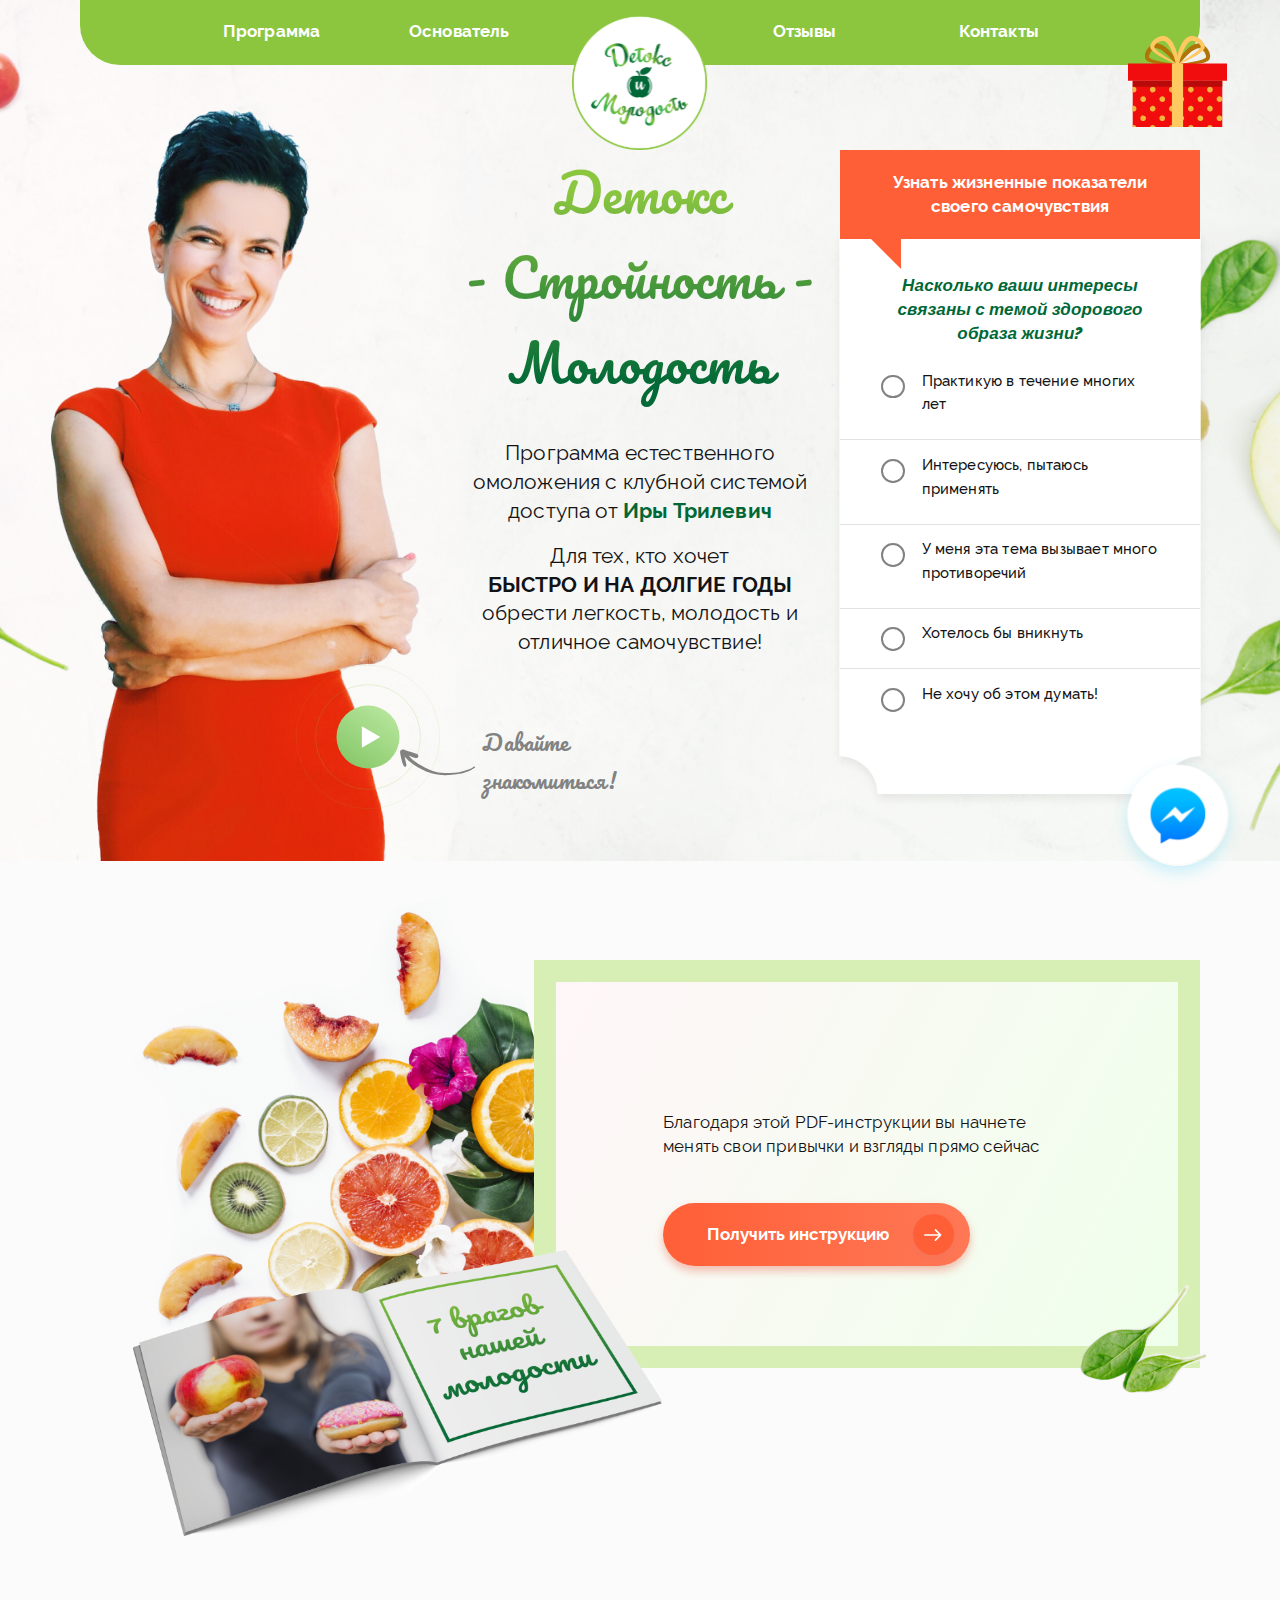
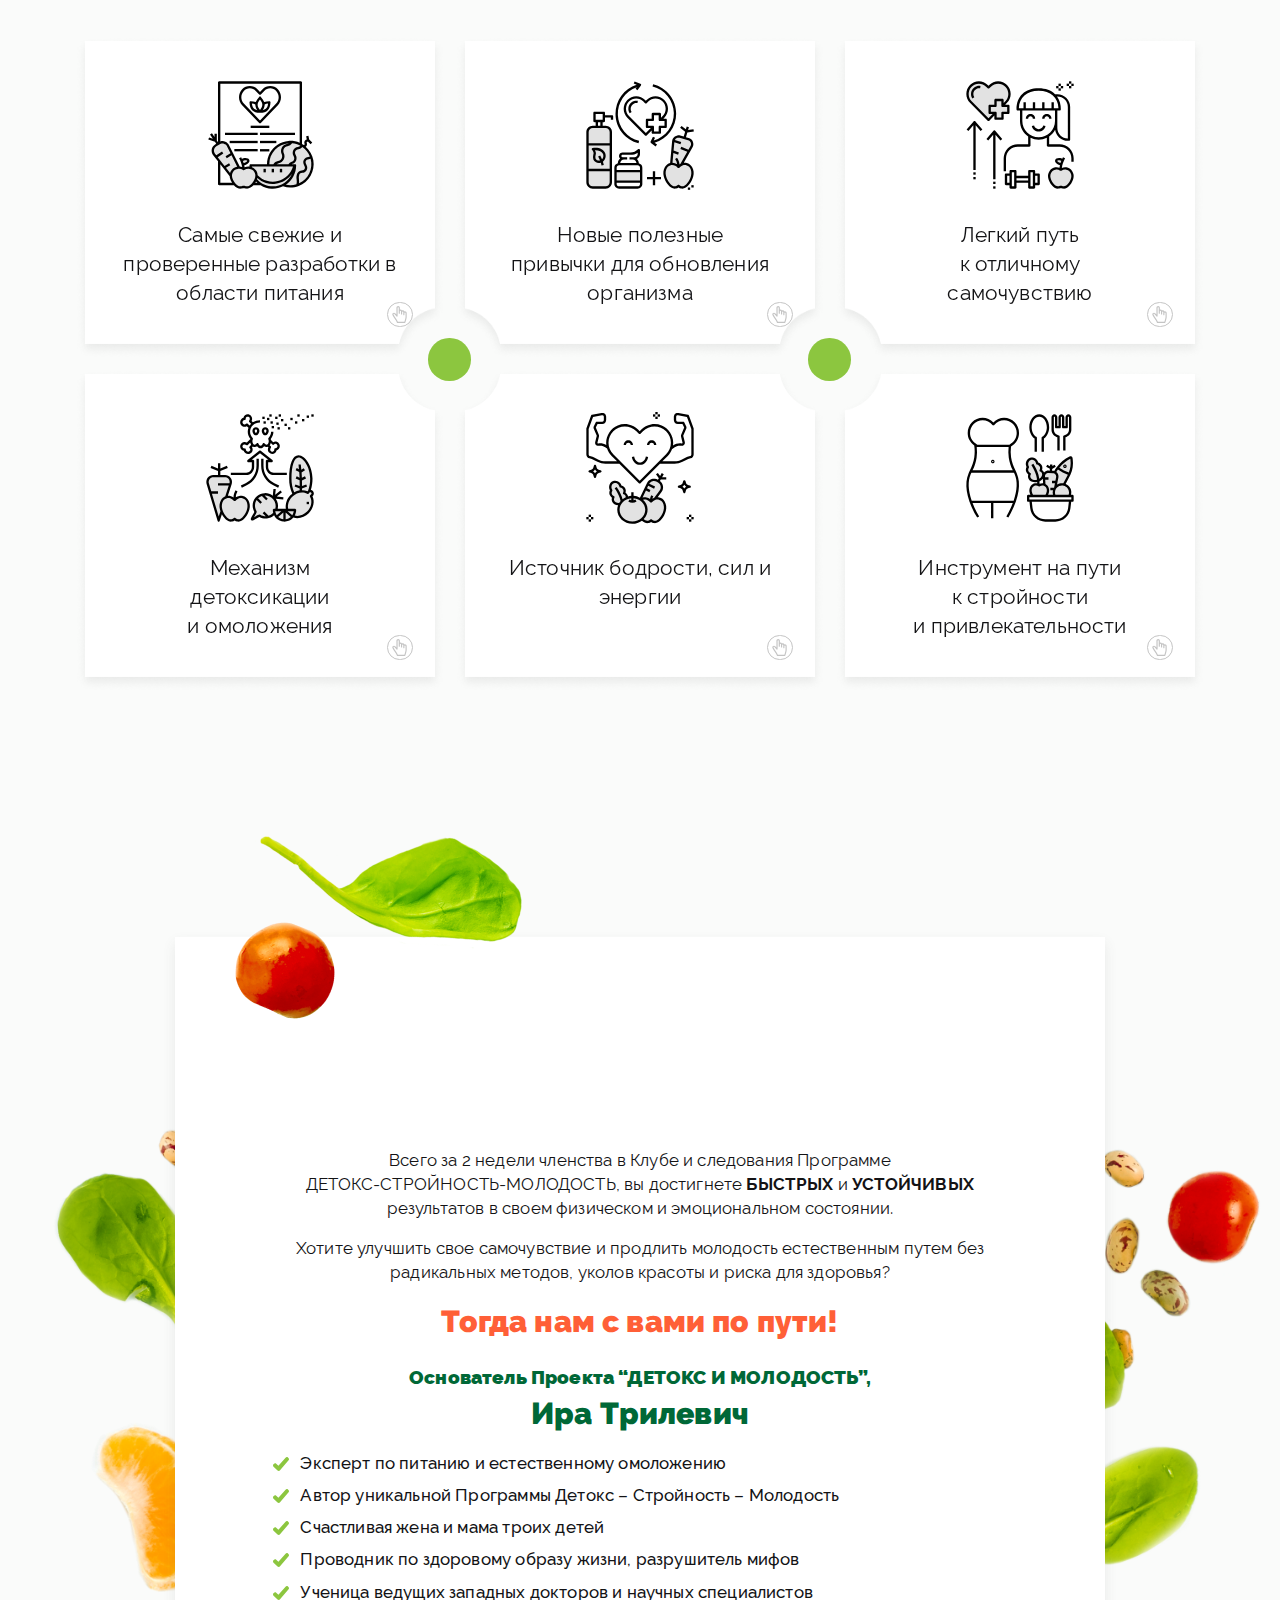
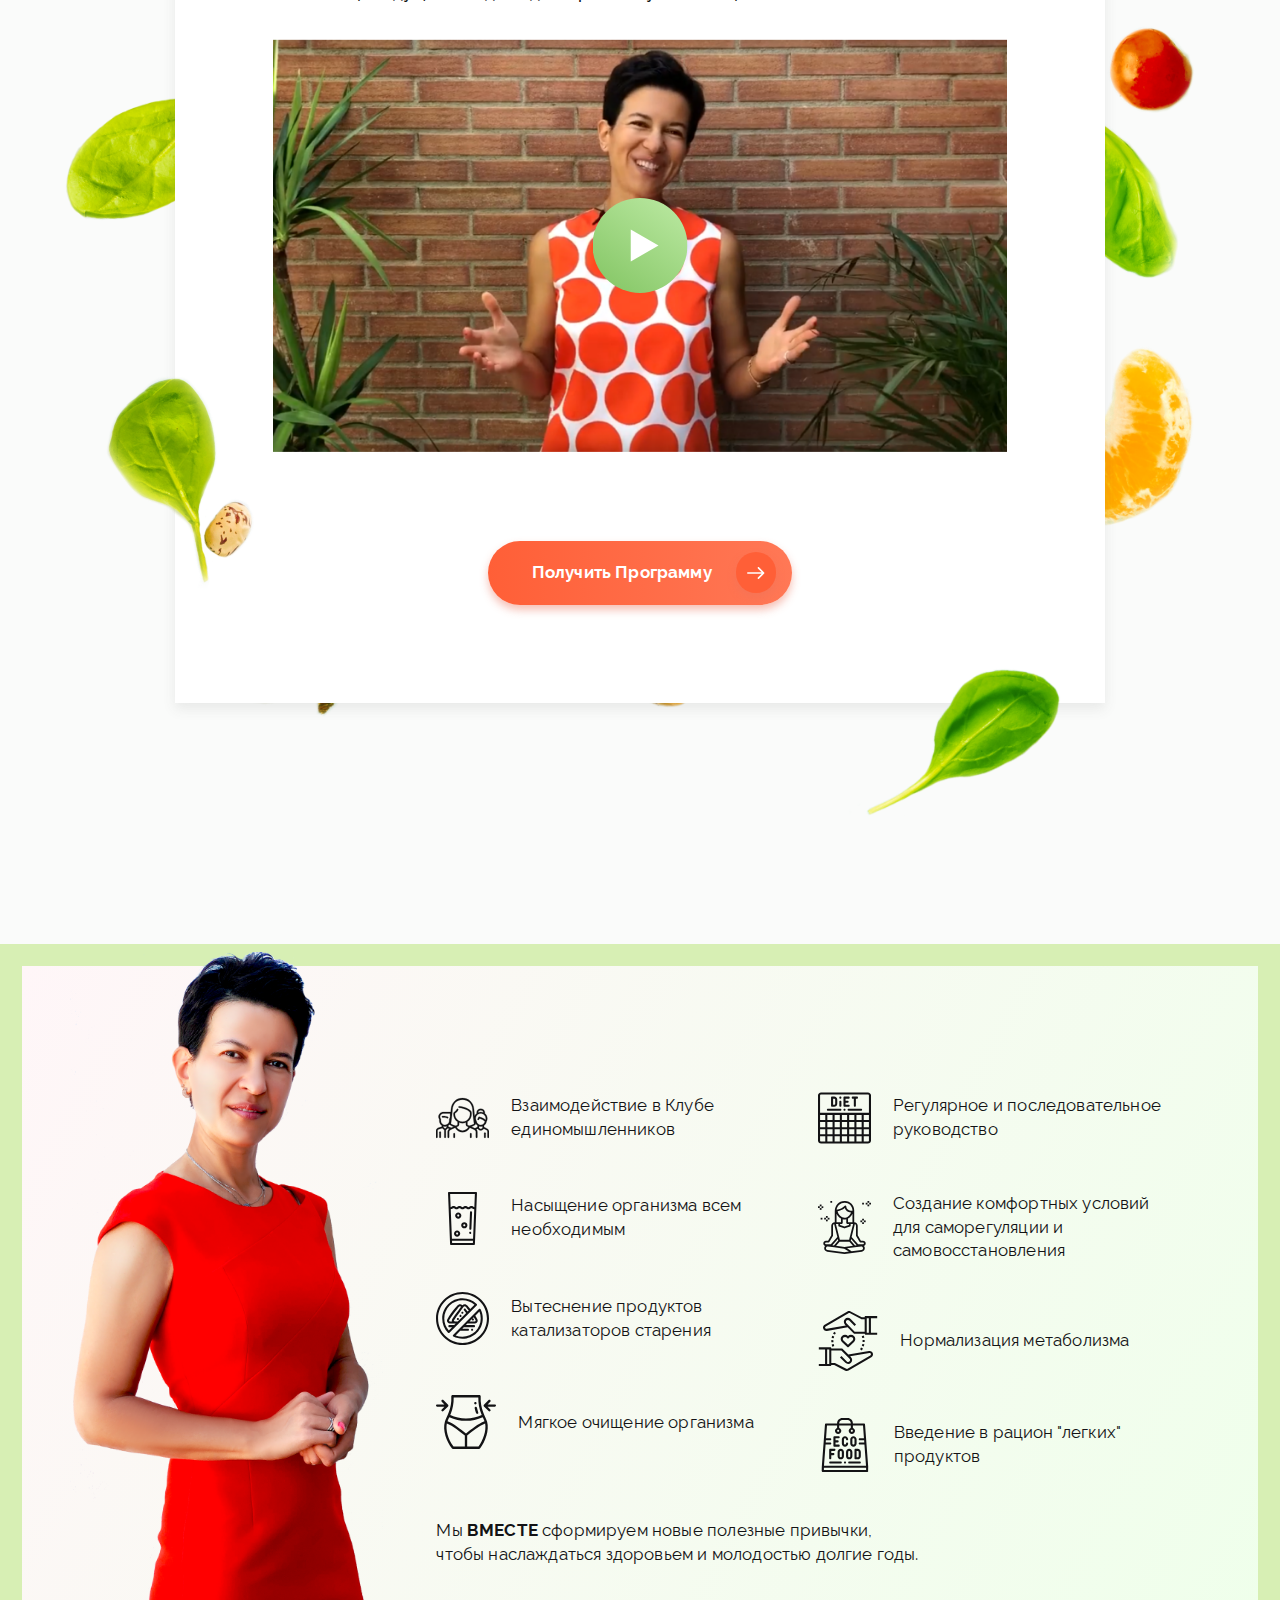
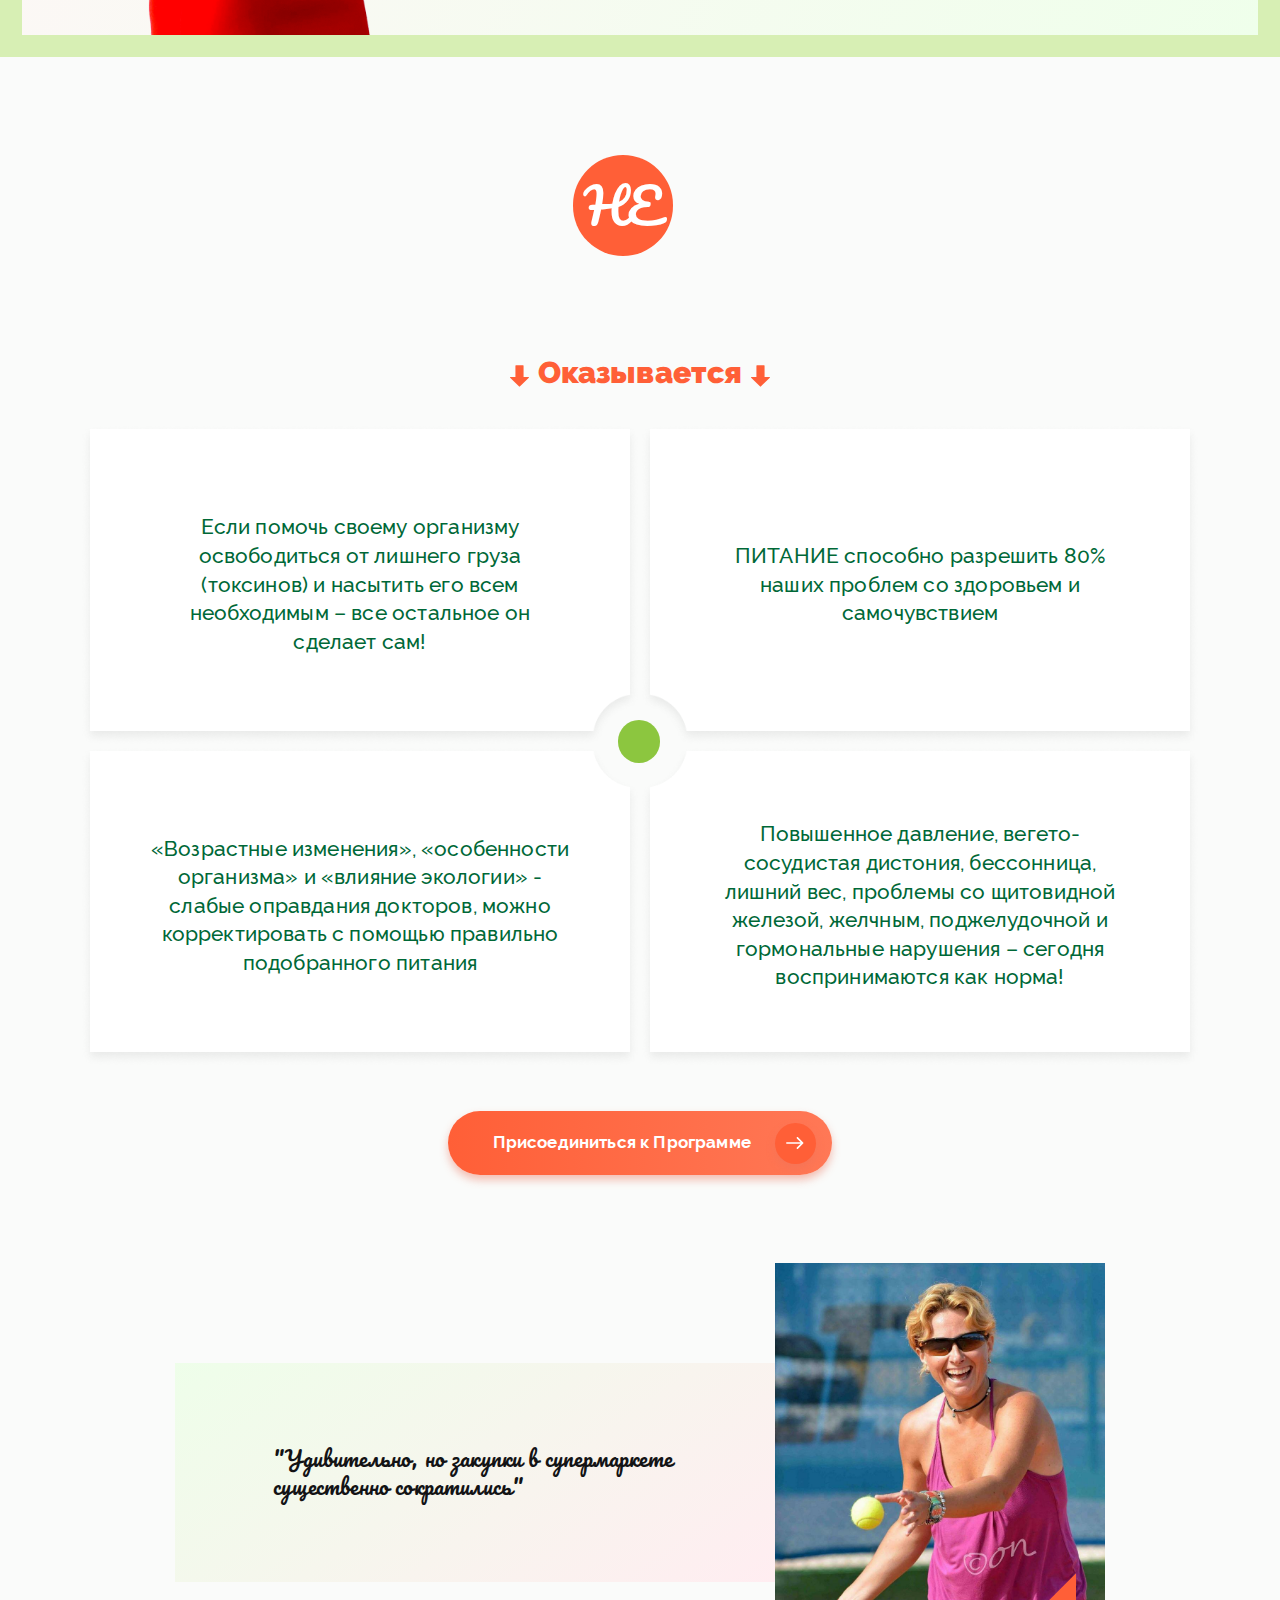
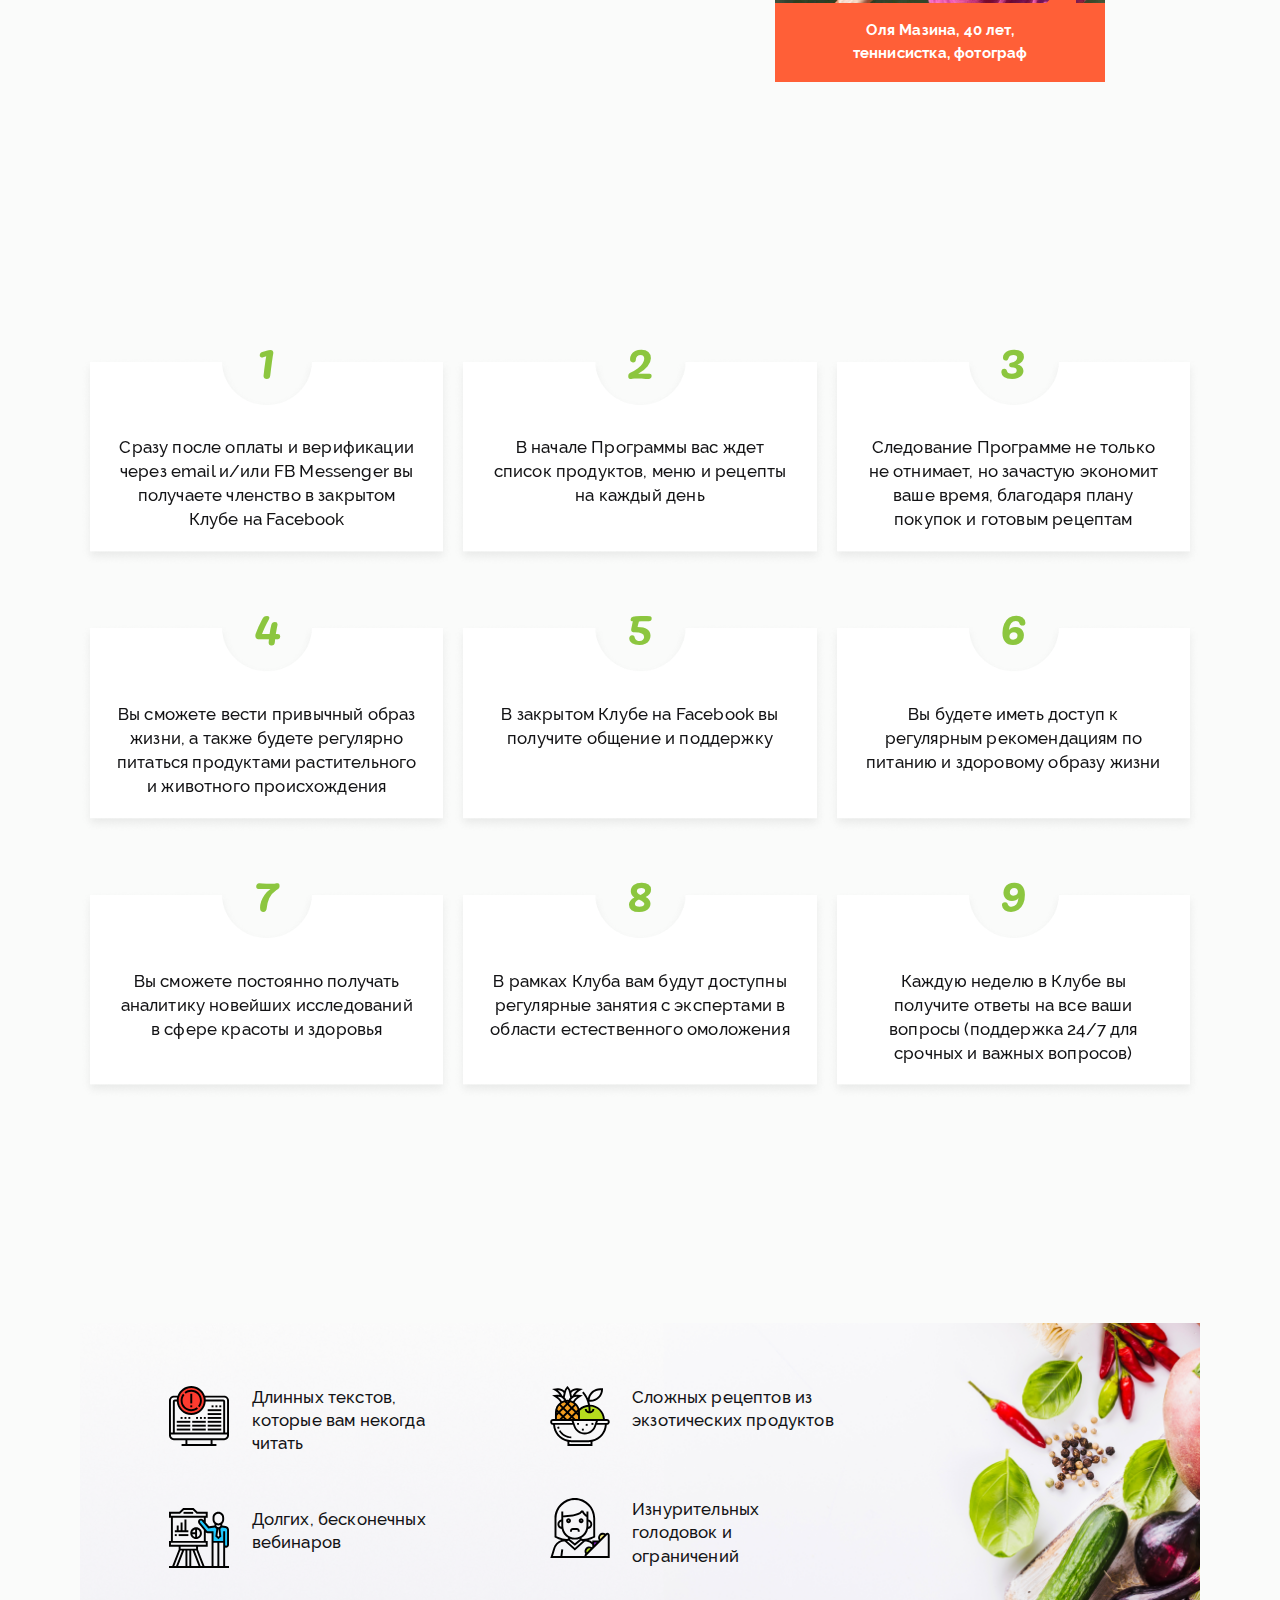
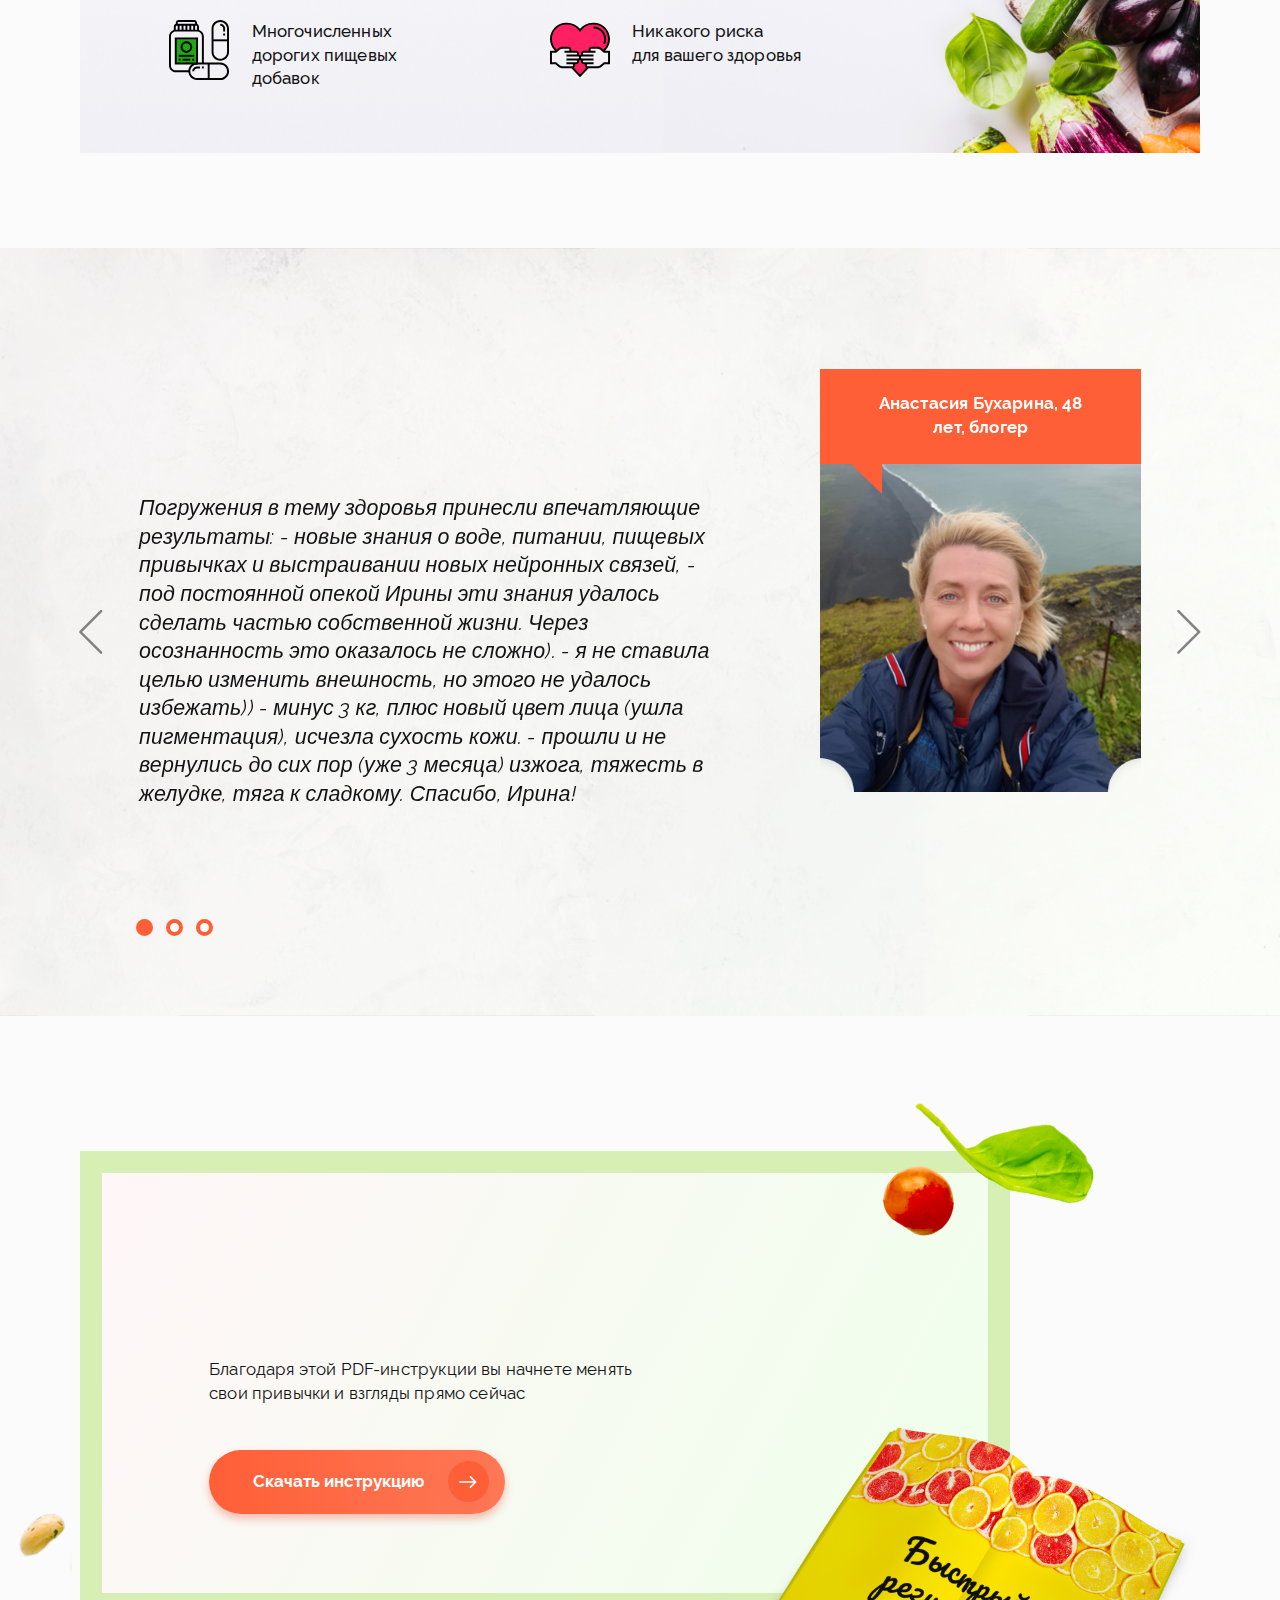
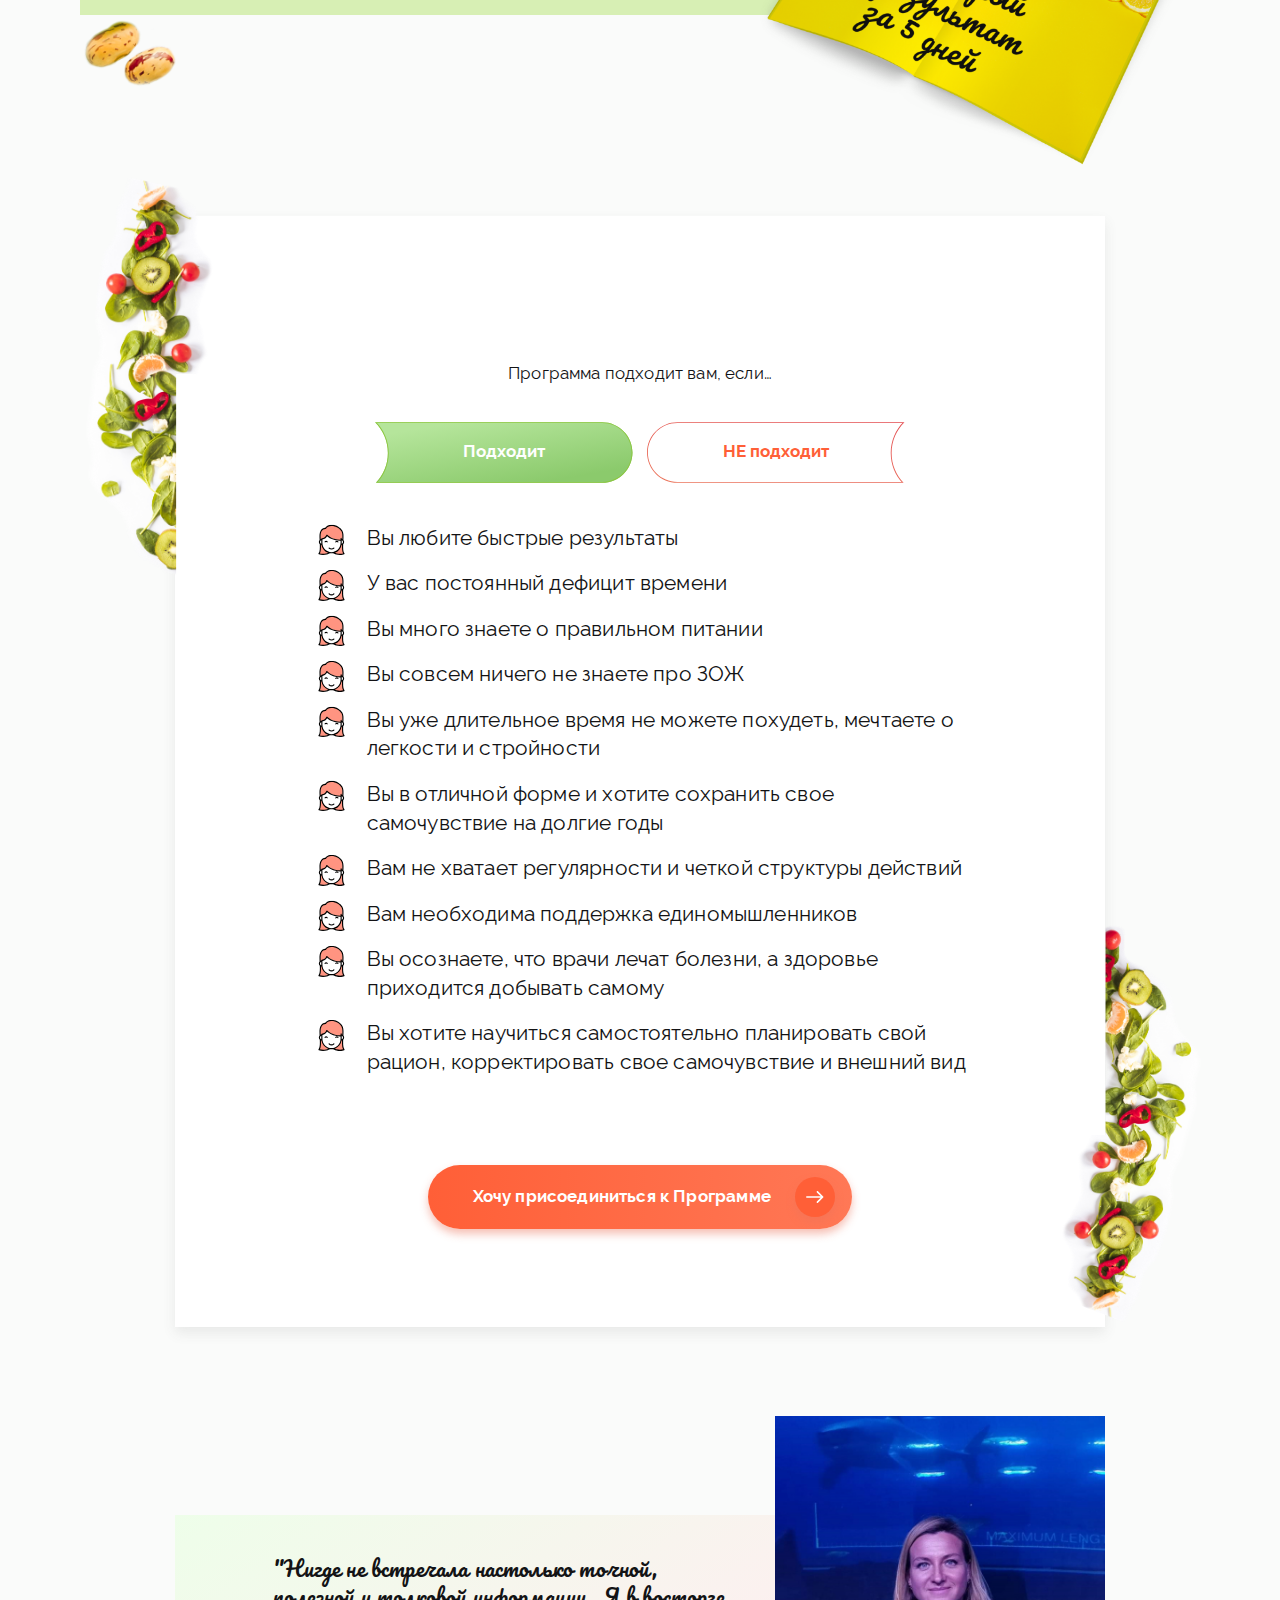
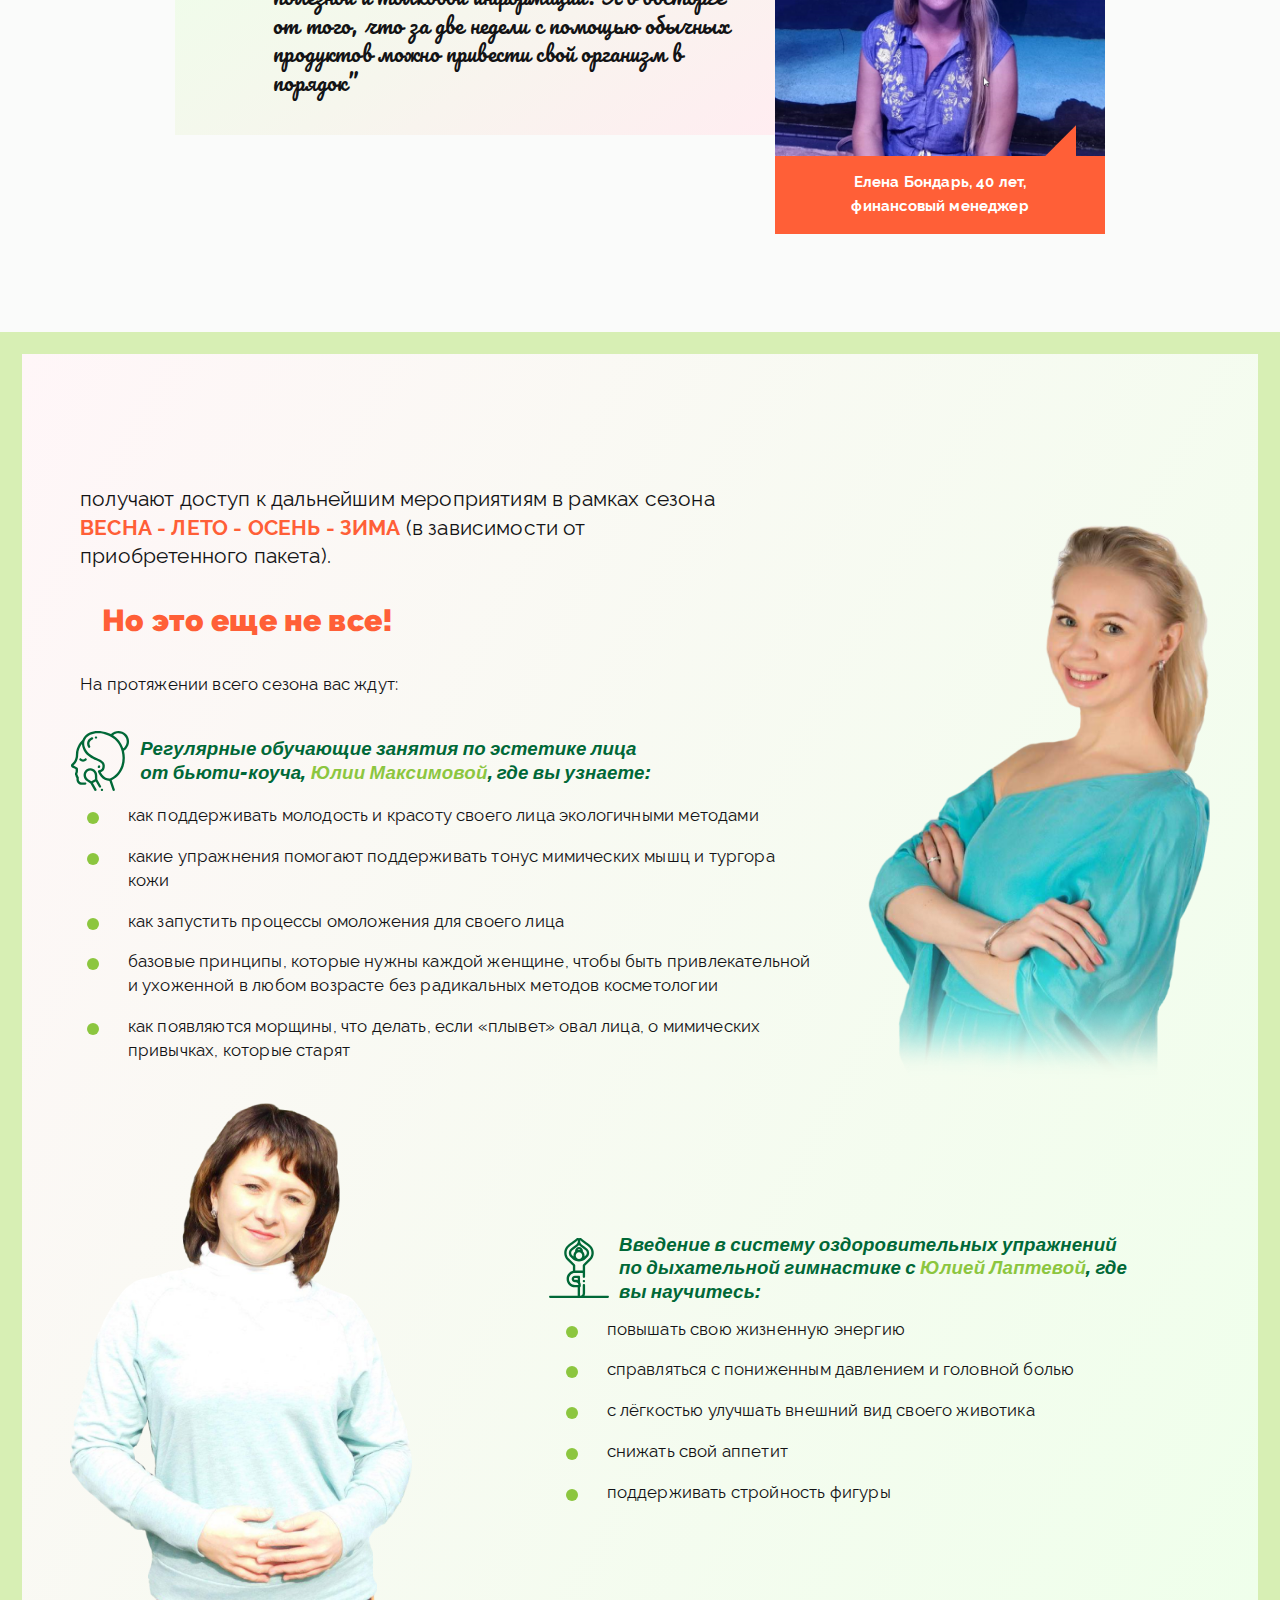
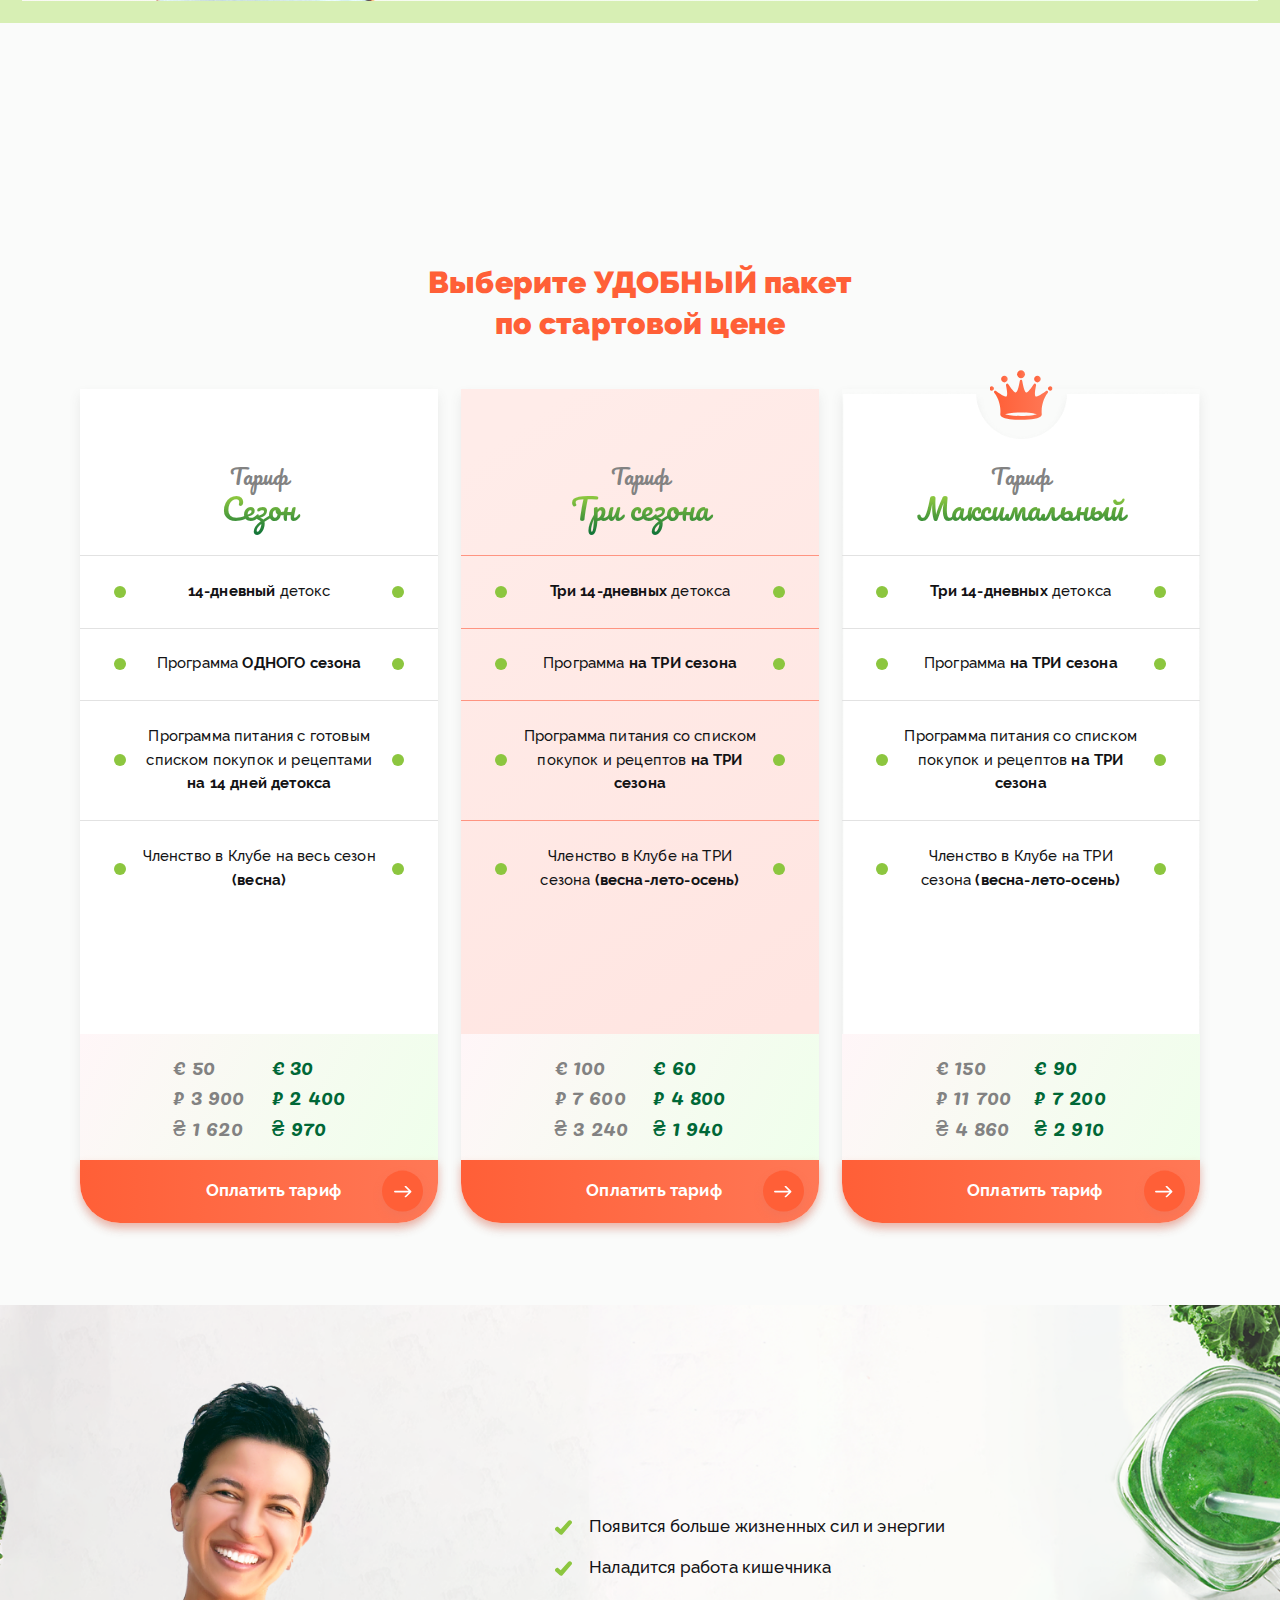
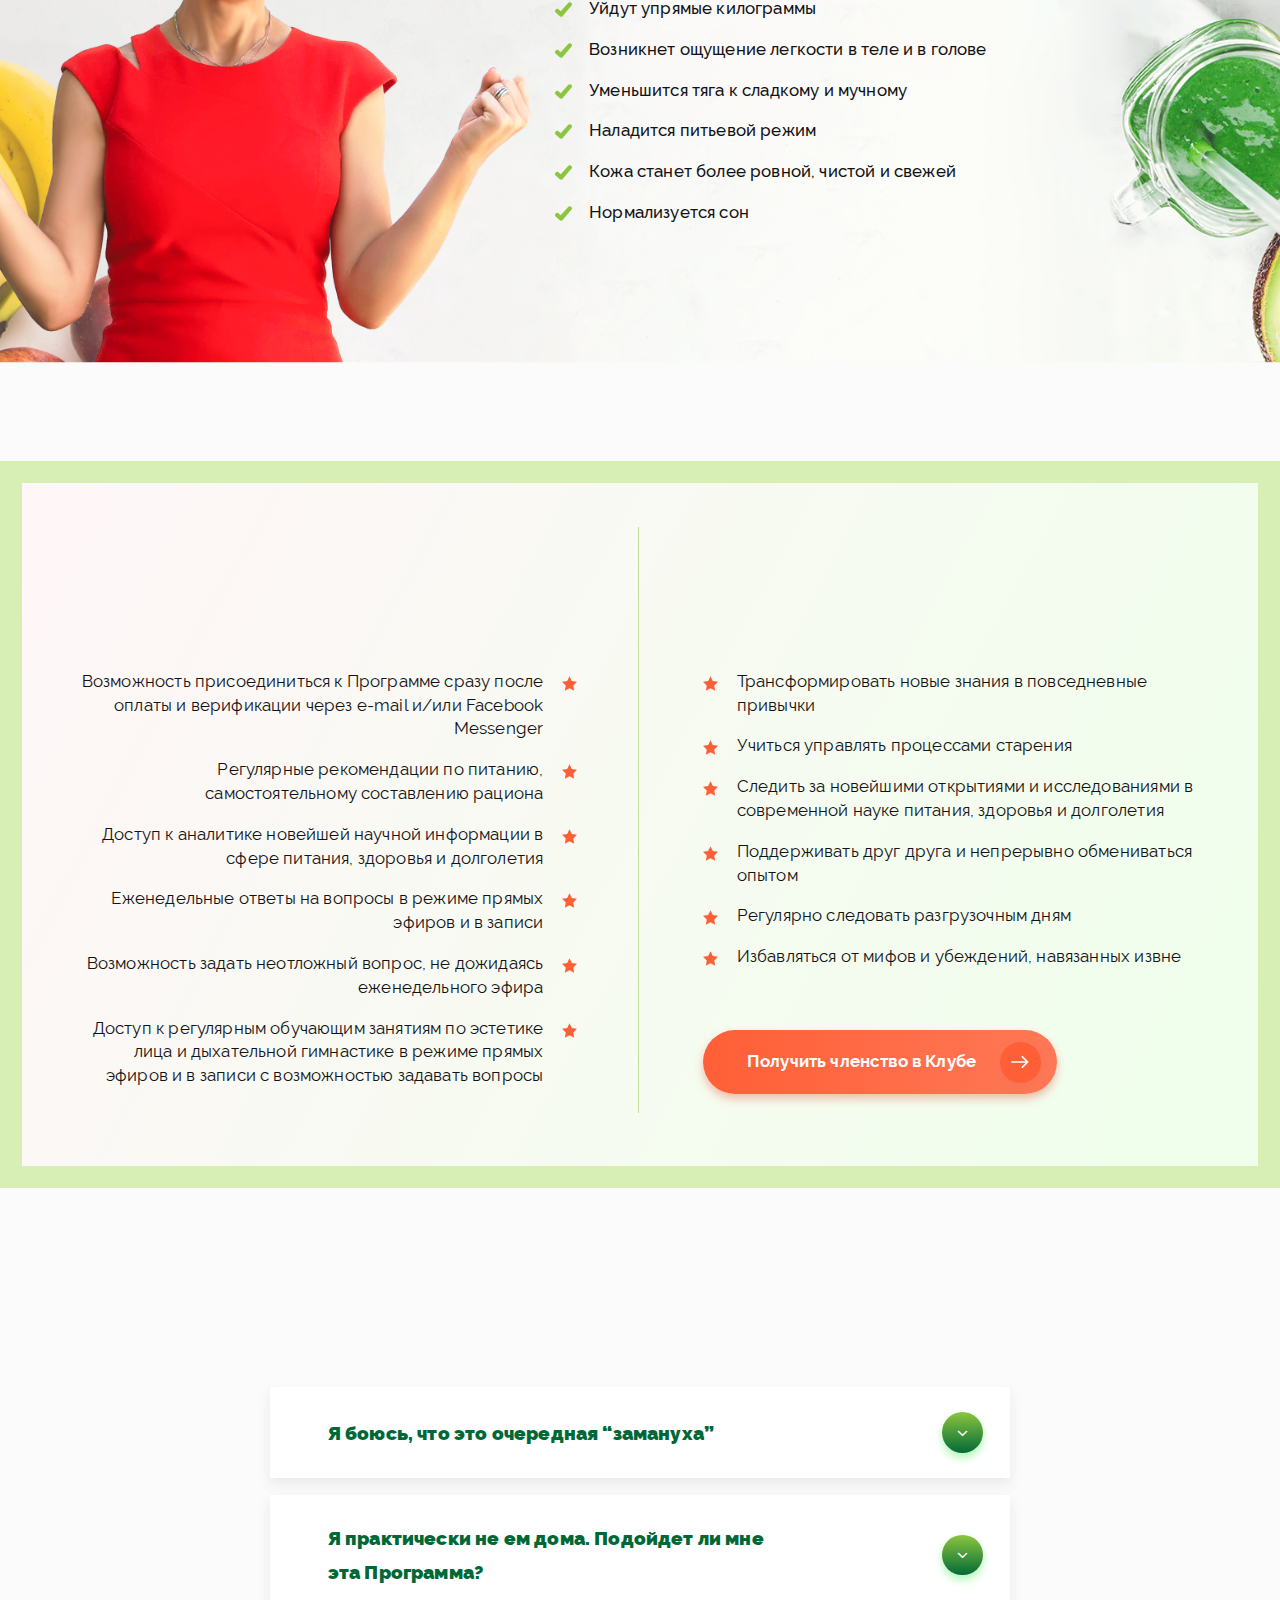
<file: index.html>
<!DOCTYPE html>
<html lang="en">

<head>
    <meta charset="UTF-8">
    <meta name="viewport" content="width=device-width, initial-scale=1.0">
    <meta http-equiv="X-UA-Compatible" content="ie=edge">
    <title>Детокс</title>
    <link rel="shortcut icon" href="image/favicon.png" type="image/x-icon" />
    <!-- fonts -->
    <link rel="stylesheet" href="https://maxcdn.bootstrapcdn.com/font-awesome/4.7.0/css/font-awesome.min.css">
    <link href="https://fonts.googleapis.com/css?family=Roboto:400,400i,500,700,700i,900i&amp;subset=cyrillic" rel="stylesheet">
    <!-- style bootstrap -->
    <link rel="stylesheet" href="css/bootstrap.min.css">
    <!-- animate -->
    <link rel="stylesheet" href="css/animate.css">
    <!-- style slick -->
    <link rel="stylesheet" href="css/slick.css">
    <!-- main style -->
    <link rel="stylesheet" href="css/main.css">
    <link rel="stylesheet" href="css/responsive.css">
</head>

<body class="index">

    <!-- header start -->
    <header class="header">
        <div class="header-fixed">
            <div class="container">
                <div class="row">
                    <div class="col-12">
                        <nav class="nav-menu">
                            <div class="btn-menu">
                                <span>
                                    <svg width="20" height="14" viewBox="0 0 20 14" fill="white"
                                        xmlns="http://www.w3.org/2000/svg">
                                        <rect width="20" height="2" rx="1" />
                                        <rect y="6" width="20" height="2" rx="1" />
                                        <rect y="12" width="14.4" height="2" rx="1" />
                                    </svg>
                                </span>
                                Меню
                            </div>
                            <div class="top-menu">
                                <ul class="menu">
                                    <li><a class="scroll" href="#program">Программа</a></li>
                                    <li><a class="scroll" href="#founder">Основатель</a></li>
                                </ul>
                                <ul class="menu">
                                    <li><a class="scroll" href="#reviews">Отзывы</a></li>
                                    <li style="border: none;"><a class="scroll" href="#">Контакты</a></li>
                                </ul>
                                <a href="#giftSection" class="top-menu__gift text-center scroll">
                                    <img src="icons/gift.svg" alt="gift">
                                    Получить подарок
                                </a>
                            </div>
                        </nav>
                        <a href="#" class="logo"><img src="image/logo.svg" alt=""></a>
                    </div>
                </div>
            </div>
        </div>
        <div class="container">
            <div class="row justify-content-end">
                <div class="col-12 col-sm-10 col-md-2 col-xl-4 align-self-end order-2 order-md-0">
                    <div class="btn-play open-popup" data-src="https://www.youtube.com/embed/l5T5T8aoRnc">
                        <img src="icons/btn-play.svg" alt="">
                        <span>Видео-знакомство</span>
                        <div class="arrow d-flex align-items-end"><img src="icons/arrow.svg" alt=""> Давайте
                            <br>знакомиться!</div>
                    </div>
                </div>
                <div class="col-8 col-sm-10 col-md-5 col-xl-4">
                    <div class="header__text wow fadeIn fs-24 text-center" data-wow-duration="0.5s">
                        <h1 class="header__title wow fadeInDown" data-wow-duration="0.5s">Детокс <br class="no">-
                            Стройность -<br class="no"> Молодость
                        </h1>
                        <p class="d-none d-md-block px-2">Программа естественного
                            омоложения с клубной системой доступа от <a href="#" class="color-green open-popup"
                                data-src="https://www.youtube.com/embed/l5T5T8aoRnc"><b>Иры Трилевич</b></a></p>
                        <p class="d-block d-md-none">Программа естественного
                            омоложения с <br> <a href="#" class="color-green open-popup"
                            data-src="https://www.youtube.com/embed/l5T5T8aoRnc"><b>Иры Трилевич</b></a></p>
                        <p class="d-none d-lg-block">Для тех, кто хочет
                            <b class="text-uppercase">БЫСТРО И НА ДОЛГИЕ ГОДЫ</b>
                            обрести легкость, молодость
                            и отличное самочувствие!
                        </p>
                    </div>
                </div>
                <div class="col-12 col-sm-8 col-md-5 col-xl-4 order-2 order-md-2 ">
                    <div class="header__cards  wow fadeIn" data-wow-duration="0.5s">
                        <div class="header__cards_title title-light-red text-center">
                            <p>Узнать жизненные показатели своего самочувствия</p>
                        </div>
                        <div class="header__cards-content">
                            <div id="headerQuestion">
                                <p class="color-green text-center">Насколько ваши интересы связаны с темой здорового
                                    образа
                                    жизни?</p>
                                <ul class="header__list">
                                    <li><label class="label-checkbox">
                                            <input type="radio" name="name-1">
                                            <span class="checkmark"></span>Практикую в течение многих лет
                                        </label>
                                    </li>
                                    <li><label class="label-checkbox">
                                            <input type="radio" name="name-1">
                                            <span class="checkmark"></span> Интересуюсь, пытаюсь применять
                                        </label>
                                    </li>
                                    <li><label class="label-checkbox">
                                            <input type="radio" name="name-1">
                                            <span class="checkmark"></span>У меня эта тема вызывает много противоречий
                                        </label>
                                    </li>
                                    <li><label class="label-checkbox">
                                            <input type="radio" name="name-1">
                                            <span class="checkmark"></span> Хотелось бы вникнуть
                                        </label>
                                    </li>
                                    <li><label class="label-checkbox">
                                            <input type="radio" name="name-1">
                                            <span class="checkmark"></span>Не хочу об этом думать!
                                        </label>
                                    </li>
                                </ul>
                            </div>
                        </div>
                    </div>
                </div>
            </div>
        </div>
        <a href="#" id="gift"> <img src="image/gift.svg" alt="gift"> </a>
        <a href="#" id="messenger"> <img src="image/messenger.svg" alt="messenger"> </a>
    </header>
    <!-- header end -->

    <main class="main">
        <section id="giftSection" class="good-news">
            <div class="container">
                <div class="row justify-content-end">
                    <div class="col-12 col-lg-8">
                        <div class="good-news__content bg-gradient border-green">
                            <h3 class="good-news__title title-section wow fadeInUp" data-wow-duration="0.5s">Хорошая
                                новость!</h3>
                            <p>Благодаря этой PDF-инструкции вы начнете менять
                                свои привычки и взгляды прямо сейчас</p>
                            <button type="button" class="btn-red good-news__btn" data-toggle="modal"
                                data-target="#goodNewsModal">Получить инструкцию <span><img src="icons/arrow-right.svg"
                                        alt=""></span></button>
                            <div class="good-news__image">
                                <img src="image/image-catalog.png" alt="">
                            </div>
                            <div class="good-news__image-bg">
                                <img src="image/image.png" alt="">
                            </div>
                        </div>
                    </div>
                </div>
            </div>
        </section>
        <section class="cards-recipe">
            <div class="container">
                <div class="row">
                    <div class="col-12">
                        <h1 class="cards-recipe__title title-section text-center wow fadeInUp" data-wow-duration="0.5s">
                            Детокс <br class="no">- Стройность -<br class="no"> Молодость</h1>
                            <p class="cards-recipe__text d-lg-none d-block">Для тех, кто хочет
                                <b class="text-uppercase">БЫСТРО И НА ДОЛГИЕ ГОДЫ</b>
                                обрести легкость, молодость
                                и отличное самочувствие!
                            </p>
                    </div>
                    <div class="cards-recipe__box d-flex fs-24">
                        <div class="cards-recipe__item">
                            <div class="cards-recipe__item_front">
                                <div class="cards-recipe__img">
                                    <img src="icons/icon-1.svg" alt="">
                                </div>
                                <p>Самые свежие и проверенные разработки в области питания</p>
                            </div>
                            <div class="circle"></div>
                            <div class="cards-recipe__item_back fs-19">
                                <p>Программа опирается исключительно на научно подтвержденные данные из сферы питания,
                                    здоровья и долголетия</p>
                            </div>
                            <span class="clicker"><img src="icons/clicker.svg" alt="clicker"></span>
                        </div>

                        <div class="cards-recipe__item">
                            <div class="cards-recipe__item_front">
                                <div class="cards-recipe__img">
                                    <img src="icons/icon-2.svg" alt="">
                                </div>
                                <p>Новые полезные<br> привычки для обновления организма</p>
                            </div>
                            <div class="circle"></div>
                            <div class="cards-recipe__item_back fs-19">
                                <p>Мы будем внедрять простые и эффективные привычки питания, начнем практиковать
                                    регулярные разгрузочные дни, наладим питьевой режим и получим доступные средства для
                                    улучшения кожи лица и тела</p>
                            </div>
                            <span class="clicker"><img src="icons/clicker.svg" alt="clicker"></span>
                        </div>

                        <div class="cards-recipe__item">
                            <div class="cards-recipe__item_front">
                                <div class="cards-recipe__img">
                                    <img src="icons/icon-3.svg" alt="">
                                </div>
                                <p>Легкий путь<br> к отличному<br> самочувствию</p>
                            </div>
                            <div class="cards-recipe__item_back fs-19">
                                <p>Мы обеспечим свой организм необходимыми питательными веществами, поможем ему
                                    освободиться от токсинов и создадим все условия для саморегуляции и
                                    самовосстановления
                                </p>
                            </div>
                            <span class="clicker"><img src="icons/clicker.svg" alt="clicker"></span>
                        </div>

                        <div class="cards-recipe__item">
                            <div class="cards-recipe__item_front">
                                <div class="cards-recipe__img">
                                    <img src="icons/icon-4.svg" alt="">
                                </div>
                                <p>Механизм <br> детоксикации <br> и омоложения</p>
                            </div>
                            <div class="cards-recipe__item_back fs-19">
                                <p>Клетки нашего организма со временем накапливают токсины и стареют. Мы запускаем
                                    процесс очищения и клеточного обновления.  В результате – клетка омолаживается,
                                    улучшается жизнедеятельность всего организма</p>
                            </div>
                            <span class="clicker"><img src="icons/clicker.svg" alt="clicker"></span>
                        </div>

                        <div class="cards-recipe__item">
                            <div class="cards-recipe__item_front">
                                <div class="cards-recipe__img">
                                    <img src="icons/icon-5.svg" alt="">
                                </div>
                                <p>Источник бодрости, сил и энергии</p>
                            </div>
                            <div class="cards-recipe__item_back fs-19">
                                <p>Баланс микрофлоры кишечника напрямую связан с нашим общим состоянием и настроением и
                                    во многом определяет качество нашей жизни
                                </p>
                            </div>
                            <span class="clicker"><img src="icons/clicker.svg" alt="clicker"></span>
                        </div>

                        <div class="cards-recipe__item">
                            <div class="cards-recipe__item_front">
                                <div class="cards-recipe__img">
                                    <img src="icons/icon-6.svg" alt="">
                                </div>
                                <p>Инструмент на пути<br>
                                    к стройности<br>
                                    и привлекательности</p>
                            </div>
                            <div class="cards-recipe__item_back fs-19">
                                <p>Избыток лишнего груза в организме – токсины и килограммы -
                                    не добавляют нам здоровья.
                                    Молодая кожа, отличное самочувствие, легкость, энергичность, жизнерадостность,
                                    уверенность в себе - вот секрет нашей привлекательности!</p>
                            </div>
                            <span class="clicker"><img src="icons/clicker.svg" alt="clicker"></span>
                        </div>

                    </div>
                </div>
            </div>
        </section>
        <section id="founder" class="our-feel">
            <div class="container">
                <div class="row justify-content-center">
                    <div class="col-12 col-lg-10">
                        <div class="our-feel__content text-center box-shadow">
                            <h2 class="our-feel__title title-section wow fadeInUp" data-wow-duration="0.5s">Наше
                                самочувствие<br> формируется изнутри</h2>
                            <p>Всего за 2 недели членства в Клубе и следования Программе<br> ДЕТОКС-СТРОЙНОСТЬ-МОЛОДОСТЬ, вы достигнете <b>БЫСТРЫХ</b> и <b>УСТОЙЧИВЫХ</b> <br>результатов
                                в своем физическом и эмоциональном состоянии.</p>
                            <p>Хотите улучшить свое самочувствие и продлить молодость естественным путем
                                без радикальных методов, уколов красоты и риска для здоровья?</p>
                            <p class="fs-34 color-red fo-w900">Тогда нам с вами по пути!</p>
                            <p class="fs-21 fo-w900 color-green">Основатель Проекта “ДЕТОКС И МОЛОДОСТЬ”,<br> <span
                                    class="color-green fs-34">Ира Трилевич</span></p>
                            <ul class="text-left">
                                <li>Эксперт по питанию и естественному омоложению</li>
                                <li>Автор уникальной Программы Детокс – Стройность – Молодость</li>
                                <li>Счастливая жена и мама троих детей</li>
                                <li>Проводник по здоровому образу жизни, разрушитель мифов</li>
                                <li>Ученица ведущих западных докторов и научных специалистов</li>
                            </ul>
                            <div class="our-feel__video open-popup"
                                data-src="https://www.youtube.com/embed/l5T5T8aoRnc">
                                <img src="image/image-2.png" alt="">
                                <span class="play-video"><img src="icons/play.svg" alt=""></span>
                            </div>
                            <a href="#" class="btn-red">Получить Программу <span><img src="icons/arrow-right.svg"
                                        alt=""></span></a>
                            <span class="leaf leaf__1"><img src="image/leaf.png" alt=""></span>
                            <span class="leaf leaf__2"><img src="image/leaf-1.png" alt=""></span>
                            <span class="leaf leaf__3"><img src="image/leaf-2.png" alt=""></span>
                        </div>
                    </div>
                </div>
            </div>
        </section>

        <section id="program" class="basics-program bg-gradient border-green">
            <div class="container">
                <div class="row">
                    <div class="col-12 col-md-3 align-self-end">
                        <div class="basics-program__img">
                            <img src="image/image-woman.png" alt="">
                        </div>
                    </div>
                    <div class="col-12 col-md-9">
                        <div class="basics-program__content">
                            <h2 class="basics-program__title title-section wow fadeInUp" data-wow-duration="0.5s">Основы
                                Программы</h2>
                            <div class="basics-program__group d-flex">
                                <ul class="basics-program__list">
                                    <li><img src="icons/team.svg" alt="">Взаимодействие
                                        в Клубе единомышленников</li>
                                    <li><img src="icons/water.svg" alt="">Насыщение организма
                                        всем необходимым</li>
                                    <li><img src="icons/unhealthy-food.svg" alt="">Вытеснение продуктов
                                        катализаторов старения</li>
                                    <li><img src="icons/waist.svg" alt="">Мягкое очищение организма</li>
                                </ul>
                                <ul class="basics-program__list">
                                    <li><img src="icons/schedule.svg" alt="">Регулярное и последовательное
                                        руководство</li>
                                    <li><img src="icons/meditation.svg" alt="">Создание комфортных условий
                                        для саморегуляции
                                        и самовосстановления</li>
                                    <li><img src="icons/charity.svg" alt="">Нормализация метаболизма</li>
                                    <li><img src="icons/eco-food.svg" alt="">Введение в рацион "легких"
                                        продуктов</li>
                                </ul>
                            </div>
                            <p>Мы <b>ВМЕСТЕ</b> сформируем новые полезные привычки,<br>
                                чтобы наслаждаться здоровьем и молодостью долгие годы.</p>
                        </div>
                    </div>
                </div>
            </div>
        </section>

        <section class="it-not-eating">
            <div class="container">
                <div class="row">
                    <div class="col-12 text-center">
                        <div class="it-not-eating__title">
                            <h2 class="title-section wow fadeInUp" data-wow-duration="0.5s">Это <span>диета</span><br>
                                Мы не исключаем продукты!</h2>
                            <span class="not">НЕ</span>
                            <p class="color-red fs-34 fo-w900">Оказывается</p>
                        </div>
                        <div class="it-not-eating__content d-flex fs-24">
                            <div class="it-not-eating__item">
                                <p>Если помочь своему организму освободиться от лишнего груза (токсинов) и насытить его
                                    всем необходимым – все остальное
                                    он сделает сам!</p>
                                <div class="circle"></div>
                            </div>
                            <div class="it-not-eating__item">
                                <p>ПИТАНИЕ способно разрешить 80% наших проблем со здоровьем и самочувствием</p>
                            </div>
                            <div class="it-not-eating__item">
                                <p>«Возрастные изменения», «особенности организма» и «влияние экологии» - слабые
                                    оправдания докторов, можно корректировать с помощью правильно подобранного питания
                                </p>
                            </div>
                            <div class="it-not-eating__item">
                                <p>Повышенное давление, вегето-сосудистая дистония, бессонница, лишний вес, проблемы
                                    со щитовидной железой, желчным, поджелудочной и гормональные нарушения – сегодня
                                    воспринимаются как норма!</p>
                            </div>
                        </div>
                        <a href="#" class="btn-red it-not-eating__btn">Присоединиться к Программе <span><img
                                    src="icons/arrow-right.svg" alt=""></span></a>
                    </div>
                    <div class="col-12 col-lg-10 offset-lg-1">
                        <div class="box-response d-flex">
                            <div class="box-response__text fs-24">
                                <p>"Удивительно, но закупки в супермаркете<br>
                                    существенно сократились"</p>
                            </div>
                            <div class="box-response__img">
                                <img src="image/Olga Mazina.jpg" alt="">
                                <span>Оля Мазина, 40 лет, <br>теннисистка, фотограф</span>
                            </div>
                        </div>
                    </div>
                </div>
            </div>
        </section>

        <section>
            <div class="container">
                <div class="row">
                    <div class="col-12 text-center">
                        <h2 class="title-section wow fadeInUp" data-wow-duration="0.5s">Как это работает</h2>
                        <div class="how-it-work d-flex">
                            <div class="how-it-work__item">
                                <span>1</span>
                                <div class="how-it-work__item_front">
                                    <p>Сразу после оплаты и верификации через email и/или FB Меssenger вы получаете членство в закрытом Клубе на Facebook</p>
                                </div>
                                <div class="how-it-work__item_back">
                                    <p>Сразу после оплаты и верификации через email и/или FB Меssenger вы получаете
                                        приглашение в закрытую Facebook группу</p>
                                </div>
                            </div>
                            <div class="how-it-work__item">
                                <span>2</span>
                                <div class="how-it-work__item_front">
                                    <p>В начале Программы вас ждет список продуктов, меню и рецепты на каждый день</p>
                                </div>
                                <div class="how-it-work__item_back">
                                    <p>В начале Программы вас ждет список продуктов, меню и рецепты на каждый день</p>
                                </div>
                            </div>
                            <div class="how-it-work__item">
                                <span>3</span>
                                <div class="how-it-work__item_front">
                                    <p>Следование Программе не только не отнимает, но зачастую экономит ваше время,
                                        благодаря плану покупок и готовым рецептам</p>
                                </div>
                                <div class="how-it-work__item_back">
                                    <p>Следование Программе не только не отнимает, но зачастую экономит ваше время,
                                        благодаря плану покупок и готовым рецептам</p>
                                </div>
                            </div>
                            <div class="how-it-work__item">
                                <span>4</span>
                                <div class="how-it-work__item_front">
                                    <p>Вы сможете вести привычный образ жизни, а также будете регулярно питаться
                                        продуктами
                                        растительного и животного происхождения</p>
                                </div>
                                <div class="how-it-work__item_back">
                                    <p>Вы сможете вести привычный образ жизни, а также будете регулярно питаться
                                        продуктами
                                        растительного и животного происхождения</p>
                                </div>
                            </div>
                            <div class="how-it-work__item">
                                <span>5</span>
                                <div class="how-it-work__item_front">
                                    <p>В закрытом Клубе на Facebook вы получите общение и поддержку</p>
                                </div>
                                <div class="how-it-work__item_back">
                                    <p>В закрытом Клубе на Facebook вы получите общение и поддержку</p>
                                </div>
                            </div>
                            <div class="how-it-work__item">
                                <span>6</span>
                                <div class="how-it-work__item_front">
                                    <p>Вы будете иметь доступ к регулярным рекомендациям по питанию и здоровому образу
                                        жизни</p>
                                </div>
                                <div class="how-it-work__item_back">
                                    <p>Вы будете иметь доступ к регулярным рекомендациям по питанию и здоровому образу
                                        жизни</p>
                                </div>
                            </div>
                            <div class="how-it-work__item">
                                <span>7</span>
                                <div class="how-it-work__item_front">
                                    <p>Вы сможете постоянно получать аналитику новейших исследований в сфере красоты и
                                        здоровья</p>
                                </div>
                                <div class="how-it-work__item_back">
                                    <p>Вы сможете постоянно получать аналитику новейших исследований в сфере красоты и
                                        здоровья</p>
                                </div>
                            </div>
                            <div class="how-it-work__item">
                                <span>8</span>
                                <div class="how-it-work__item_front">
                                    <p>В рамках Клуба вам будут доступны регулярные занятия с экспертами в области естественного
                                        омоложения
                                    </p>
                                </div>
                                <div class="how-it-work__item_back">
                                    <p>В рамках Клуба вам будут доступны регулярные занятия с экспертами в области естественного
                                        омоложения
                                    </p>
                                </div>
                            </div>
                            <div class="how-it-work__item">
                                <span>9</span>
                                <div class="how-it-work__item_front">
                                    <p>Каждую неделю в Клубе вы получите ответы на все ваши вопросы (поддержка
                                        24/7 для срочных и важных вопросов)</p>
                                </div>
                                <div class="how-it-work__item_back">
                                    <p>Каждую неделю в Клубе вы получите ответы на все ваши вопросы (поддержка
                                        24/7 для срочных и важных вопросов)</p>
                                </div>
                            </div>
                        </div>
                    </div>
                </div>
            </div>
        </section>

        <section>
            <div class="container">
                <div class="row">
                    <div class="col-12">
                        <div class="program-not__title text-center wow fadeInUp" data-wow-duration="0.5s">
                            <h2 class="title-section">Здесь <span>будет</span></h2>
                            <span class="not">НЕ</span>
                        </div>
                        <div class="program-not d-flex">
                            <ul class="program-not__list">
                                <li class="d-flex"><img src="icons/security-breach.svg" alt="">Длинных текстов, которые
                                    вам некогда читать</li>
                                <li class="d-flex"><img src="icons/training.svg" alt="">Долгих, бесконечных
                                    вебинаров</li>
                                <li class="d-flex"><img src="icons/pill.svg" alt="">Многочисленных дорогих
                                    пищевых добавок</li>
                            </ul>
                            <ul class="program-not__list">
                                <li class="d-flex"><img src="icons/fruits.svg" alt="">Сложных рецептов
                                    из экзотических продуктов</li>
                                <li class="d-flex"><img src="icons/cake.svg" alt="">Изнурительных голодовок
                                    и ограничений</li>
                                <li class="d-flex"><img src="icons/heart.svg" alt="">Никакого риска<br>
                                    для вашего здоровья</li>
                            </ul>
                        </div>
                    </div>
                </div>
            </div>
        </section>

        <section id="reviews" class="reviews-customer">
            <div class="container">
                <div class="row">
                    <div class="col-12">
                        <div class="slider">
                            <div class="slider__items d-flex">
                                <div class="reviews-customer__text">
                                    <h3 class="title-section wow fadeInUp" data-wow-duration="0.5s">Это было круто!</h3>
                                    <p class="fs-24">
                                        Погружения в тему здоровья принесли впечатляющие результаты:
                                        - новые знания о воде, питании, пищевых привычках и выстраивании новых нейронных связей,
                                        - под постоянной опекой Ирины эти знания удалось сделать частью собственной жизни. Через осознанность это оказалось не сложно).
                                        - я не ставила целью изменить внешность, но этого не удалось избежать)) - минус 3 кг,  плюс новый цвет лица (ушла пигментация), исчезла сухость кожи.
                                        - прошли и не вернулись до сих пор (уже 3 месяца) изжога, тяжесть в желудке, тяга к сладкому.
                                        Спасибо, Ирина!
                                        </p>
                                </div>
                                <div class="reviews-customer__img">
                                    <div class="title-light-red text-center">
                                        Анастасия Бухарина, 48 лет, блогер
                                    </div>
                                    <img src="image/reviews/Анастасия Бухарина.png" alt="">
                                </div>
                            </div>
                            <div class="slider__items d-flex">
                                <div class="reviews-customer__text">
                                    <h3 class="title-section wow fadeInUp" data-wow-duration="0.5s">Ирина, Вы правда мне посланы Вселенной!</h3>
                                    <p class="fs-24">На самом деле я изучаю тему ЗОЖ уже много лет, прочитала много книг... Я также, как и Вы, много общалась с врачами))) Но при всем при этом огромном потоке инфо я не могла для себя четко сформулировать простую и доступную концепцию повседневной жизни, которая помогает организму быть здоровым. Все, что Вы рекомендуете, мне очень подходит - это не требует сверх усилий и "жизни ради ЗОЖ", ведь должно быть наоборот)) Спасибо Вам большое за ценные знания на пути к здоровью.</p>
                                </div>
                                <div class="reviews-customer__img">
                                    <div class="title-light-red text-center">
                                        Евгения Савицкая, 35 лет, маркетолог
                                    </div>
                                    <img src="image/reviews/Евгения Савицкая.png" alt="">
                                </div>
                            </div>
                            <div class="slider__items d-flex">
                                <div class="reviews-customer__text">
                                    <h3 class="title-section wow fadeInUp" data-wow-duration="0.5s">Ирина, я чувствую себя лучше, у меня не стало тяжести после еды.</h3>
                                    <p class="fs-24">Понимаю, что это просто новый образ жизни. Но совсем резко отказаться от старых привычек сложно)
                                        Удивлена, но чувствую себя гораздо более уравновешенной, чем раньше) хотя считала себя вполне спокойной. Спокойней отношусь к еде.
                                        У меня есть ценное для меня изменение: у меня всегда была суха кожа на теле (особенно на локтях). Я грешила на воду и воздух. Сейчас стало заметно лучше, не чешется тело после душа. Рада очень. Буду продолжать. Спасибо.
                                        </p>
                                </div>
                                <div class="reviews-customer__img">
                                    <div class="title-light-red text-center">
                                        Ирина Теребило, 39 лет, предприниматель
                                    </div>
                                    <img src="image/reviews/Ирина Теребило.png" alt="">
                                </div>
                            </div>
                        </div>
                    </div>
                </div>
            </div>
        </section>

        <section>
            <div class="container">
                <div class="row">
                    <div class="col-12 col-lg-10">
                        <div class="fast-result bg-gradient border-green">
                            <h3 class="fast-result__title title-section wow fadeInUp" data-wow-duration="0.5s">Хотите
                                самостоятельно <br> улучшить свое
                                самочувствие?</h3>
                            <p>Благодаря этой PDF-инструкции вы начнете менять<br>
                                свои привычки и взгляды прямо сейчас</p>
                            <button type="button" class="btn-red fast-result__btn" data-toggle="modal"
                                data-target="#fast-resultModal">Скачать инструкцию <span><img
                                        src="icons/arrow-right.svg" alt=""></span></button>
                            <div class="fast-result__img">
                                <img src="image/image-book.png" alt="">
                            </div>
                        </div>
                    </div>
                </div>
            </div>
        </section>

        <section>
            <div class="container">
                <div class="row justify-content-center">
                    <div class="col-12 col-lg-10">
                        <div class="program-criteria text-center box-shadow">
                            <h2 class="title-section wow fadeInUp" data-wow-duration="0.5s">Детокс <br class="no">-
                                Стройность -<br class="no"> Молодость</h2>
                            <p>Программа подходит вам, если…</p>
                            <div class="program-criteria__group-btn">
                                <button>Подходит</button>
                                <button>НЕ подходит</button>
                            </div>
                            <ul class="program-criteria__list text-left fs-24">
                                <li>Вы любите быстрые результаты</li>
                                <li>У вас постоянный дефицит времени</li>
                                <li>Вы много знаете о правильном питании</li>
                                <li>Вы совсем ничего не знаете про ЗОЖ</li>
                                <li>Вы уже длительное время не можете похудеть, мечтаете
                                    о легкости и стройности</li>
                                <li>Вы в отличной форме и хотите сохранить свое самочувствие
                                    на долгие годы</li>
                                <li>Вам не хватает регулярности и четкой структуры действий</li>
                                <li>Вам необходима поддержка единомышленников</li>
                                <li>Вы осознаете, что врачи лечат болезни, а здоровье приходится
                                    добывать самому</li>
                                <li>Вы хотите научиться самостоятельно планировать свой рацион,
                                    корректировать свое самочувствие и внешний вид</li>
                            </ul>
                            <a href="#" class="fast-result__btn btn-red">Хочу присоединиться к Программе <span><img
                                        src="icons/arrow-right.svg" alt=""></span></a>
                        </div>
                    </div>
                    <div class="col-12 col-lg-10">
                        <div class="box-response d-flex">
                            <div class="box-response__text fs-24">
                                <p>"Нигде не встречала настолько точной, полезной
                                    и толковой информации. Я в восторге от того, что
                                    за две недели с помощью обычных продуктов можно
                                    привести свой организм в порядок”</p>
                            </div>
                            <div class="box-response__img">
                                <img src="image/Elena Bondar_photo 1.jpg" alt="">
                                <span>Елена Бондарь, 40 лет,<br> финансовый менеджер</span>
                            </div>
                        </div>
                    </div>
                </div>
            </div>
        </section>

        <section class="program-participants bg-gradient border-green">
            <div class="container">
                <div class="row">
                    <div class="col-12 col-xl-9">
                        <div class="program-participants__desc">
                            <h2 class="title-section wow fadeInUp" data-wow-duration="0.5s">Все участники</h2>
                            <p class="fs-24">получают доступ к дальнейшим мероприятиям в рамках сезона <b class="color-red">ВЕСНА - ЛЕТО - ОСЕНЬ - ЗИМА</b> (в зависимости от
                                приобретенного пакета).</p>
                            <p class="color-red fs-34 fo-w900">Но это еще не все!</p>
                            <p>На протяжении всего сезона вас ждут:</p>
                        </div>
                    </div>
                    <div class="program-participants__content mb-200 d-flex">
                        <div class="program-participants__text">
                            <div class="fs-21 fo-w900 color-green d-flex"><img src="icons/make-up.svg" alt="">
                                <p>Регулярные обучающие занятия по эстетике лица
                                    от бьюти-коуча, <span class="link-color-green">Юлии Максимовой</span>, где вы узнаете:</p>
                            </div>
                            <ul>
                                <li>как поддерживать молодость и красоту своего лица экологичными методами</li>
                                <li>какие упражнения помогают поддерживать тонус мимических мышц
                                    и тургора кожи</li>
                                <li>как запустить процессы омоложения для своего лица</li>
                                <li>базовые принципы, которые нужны каждой женщине, чтобы быть привлекательной и
                                    ухоженной в любом возрасте без радикальных методов косметологии</li>
                                <li>как появляются морщины, что делать, если «плывет» овал лица, о мимических привычках,
                                    которые старят</li>
                            </ul>
                        </div>
                        <div class="program-participants__img">
                            <img src="image/woman.png" alt="">
                        </div>
                    </div>
                    <div class="program-participants__content d-flex">
                        <div class="program-participants__text program-participants__text_right">
                            <div class="fs-21 fo-w900 color-green d-flex"><img src="icons/yoga.svg" alt="">
                                <p>Введение в систему оздоровительных упражнений
                                    по дыхательной гимнастике с <span class="link-color-green">Юлией Лаптевой</span>, где вы научитесь:</p>
                            </div>
                            <ul>
                                <li>повышать свою жизненную энергию</li>
                                <li>справляться с пониженным давлением и головной болью</li>
                                <li>с лёгкостью улучшать внешний вид своего животика</li>
                                <li>снижать свой аппетит</li>
                                <li>поддерживать стройность фигуры</li>
                            </ul>
                        </div>
                        <div class="program-participants__img program-participants__img_left">
                            <img src="image/woman-1.png" alt="">
                        </div>
                    </div>
                </div>
            </div>
        </section>

        <section class="price">
            <div class="container">
                <div class="row">
                    <div class="col-12 text-center">
                        <h2 class="title-section wow fadeInUp" data-wow-duration="0.5s">Хотите сохранить свою
                            молодость<br>
                            на долгие годы?</h2>
                        <p class="color-red fo-w900 fs-34">Выберите УДОБНЫЙ пакет<br>
                            по стартовой цене</p>
                    </div>
                    <div class="col-12">
                        <div class="price__content d-flex">
                            <div class="price__card box-shadow">
                                <p>Тариф</p>
                                <h3 class="fs-34">Сезон</h3>
                                <ul class="price__conditions">
                                    <li><b>14-дневный</b> детокс</li>
                                    <li>Программа <b>ОДНОГО сезона</b></li>
                                    <li>Программа питания
                                        с готовым списком
                                        покупок и рецептами
                                        <b>на 14 дней детокса</b></li>
                                    <li>Членство в Клубе на весь сезон <b>(весна)</b></li>
                                </ul>
                                <div class="price__group">
                                    <div class="price__price bg-gradient d-flex justify-content-center">
                                        <ul>
                                            <li>
                                                <span class="price__discount">€ 50</span>
                                            </li>
                                            <li>
                                                <span class="price__discount">₽ 3 900</span>
                                            </li>
                                            <li>
                                                <span class="price__discount">₴ 1 620</span>
                                            </li>
                                        </ul>
                                        <ul>
                                            <li>
                                                € 30
                                            </li>
                                            <li>
                                                ₽ 2 400
                                            </li>
                                            <li>
                                                ₴ 970
                                            </li>
                                        </ul>
                                    </div>
                                    <a href="#" class="btn-red price__btn">Оплатить тариф <span><img
                                                src="icons/arrow-right.svg" alt=""></span></a>
                                </div>
                            </div>
                            <div class="price__card bg-pink box-shadow">
                                <p>Тариф</p>
                                <h3 class="fs-34">Три сезона</h3>
                                <ul class="price__conditions">
                                    <li><b>Три 14-дневных</b> детокса</li>
                                    <li>Программа <b>на ТРИ сезона</b></li>
                                    <li>Программа питания
                                        со списком покупок
                                        и рецептов <b>на ТРИ сезона</b></li>
                                    <li>Членство в Клубе на ТРИ сезона <b>(весна-лето-осень)</b></li>
                                </ul>
                                <div class="price__group">
                                    <div class="price__price bg-gradient d-flex justify-content-center">
                                        <ul>
                                            <li>
                                                <span class="price__discount">€ 100</span>
                                            </li>
                                            <li>
                                                <span class="price__discount">₽ 7 600</span>
                                            </li>
                                            <li>
                                                <span class="price__discount">₴ 3 240</span>
                                            </li>
                                        </ul>
                                        <ul>
                                            <li>
                                                € 60
                                            </li>
                                            <li>
                                                ₽ 4 800
                                            </li>
                                            <li>
                                                ₴ 1 940
                                            </li>
                                        </ul>
                                    </div>
                                    <a href="#" class="btn-red price__btn">Оплатить тариф <span><img
                                                src="icons/arrow-right.svg" alt=""></span></a>
                                </div>
                            </div>
                            <div class="price__card price__card_premium box-shadow">
                                <p>Тариф</p>
                                <h3 class="fs-34">Максимальный</h3>
                                <ul class="price__conditions">
                                    <li><b>Три 14-дневных</b> детокса</li>
                                    <li>Программа <b>на ТРИ сезона</b></li>
                                    <li>Программа питания
                                        со списком покупок
                                        и рецептов <b>на ТРИ сезона</b></li>
                                    <li>Членство в Клубе на ТРИ сезона <b>(весна-лето-осень)</b></li>
                                    <li class="wow bounceInUp" data-wow-duration="0.6s" data-wow-delay=".2s">Индивидуальная полуторачасовая <b>консультацию в Скайпе</b></li>
                                </ul>
                                <div class="price__group">
                                    <div class="price__price bg-gradient d-flex justify-content-center">
                                        <ul>
                                            <li>
                                                <span class="price__discount">€ 150</span>
                                            </li>
                                            <li>
                                                <span class="price__discount">₽ 11 700</span>
                                            </li>
                                            <li>
                                                <span class="price__discount">₴ 4 860</span>
                                            </li>
                                        </ul>
                                        <ul>
                                            <li>
                                                € 90
                                            </li>
                                            <li>
                                                ₽ 7 200
                                            </li>
                                            <li>
                                                ₴ 2 910
                                            </li>
                                        </ul>
                                    </div>
                                    <a href="#" class="btn-red price__btn">Оплатить тариф <span><img
                                                src="icons/arrow-right.svg" alt=""></span></a>
                                </div>
                                <img src="icons/crown.svg" alt="" class="price__premium">
                            </div>
                        </div>
                    </div>
                </div>
            </div>
        </section>

        <section class="for-14day-program">
            <div class="container">
                <div class="row justify-content-end">
                    <div class="col-12 col-md-8 col-lg-7">
                        <h2 class="title-section wow fadeInUp" data-wow-duration="0.5s">Через 14 дней у вас</h2>
                        <ul>
                            <li>Появится больше жизненных сил и энергии</li>
                            <li>Наладится работа кишечника</li>
                            <li>Уйдут упрямые килограммы</li>
                            <li>Возникнет ощущение легкости в теле и в голове</li>
                            <li>Уменьшится тяга к сладкому и мучному</li>
                            <li>Наладится питьевой режим</li>
                            <li>Кожа станет более ровной, чистой и свежей</li>
                            <li>Нормализуется сон</li>
                        </ul>
                    </div>
                </div>
            </div>
        </section>

        <section class="program-receive bg-gradient border-green">
            <div class="container">
                <div class="row">
                    <div class="col-12 col-md-6 text-right">
                        <div class="program-receive__content program-receive__content_right">
                            <h2 class="title-section wow fadeInUp" data-wow-duration="0.5s">Все участники получат</h2>
                            <ul>
                                <li>Возможность присоединиться к Программе сразу после
                                    оплаты и верификации через e-mail и/или Facebook
                                    Меssenger</li>
                                <li>Регулярные рекомендации по питанию,
                                    самостоятельному составлению рациона</li>
                                <li>Доступ к аналитике новейшей научной информации
                                    в сфере питания, здоровья и долголетия</li>
                                <li>Еженедельные ответы на вопросы в режиме прямых
                                    эфиров и в записи</li>
                                <li>Возможность задать неотложный вопрос, не дожидаясь еженедельного эфира</li>
                                <li>Доступ к регулярным обучающим занятиям по эстетике лица и дыхательной гимнастике в
                                    режиме прямых эфиров и в записи с возможностью задавать вопросы</li>
                            </ul>
                        </div>
                    </div>
                    <div class="col-12 col-md-6">
                        <div class="program-receive__content">
                            <h2 class="title-section wow fadeInUp" data-wow-duration="0.5s">На протяжении всего<br>
                                сезона мы будем</h2>
                            <ul>
                                <li>Трансформировать новые знания в повседневные привычки</li>
                                <li>Учиться управлять процессами старения</li>
                                <li>Следить за новейшими открытиями и исследованиями
                                    в современной науке питания, здоровья и долголетия</li>
                                <li>Поддерживать друг друга и непрерывно обмениваться опытом</li>
                                <li>Регулярно следовать разгрузочным дням</li>
                                <li>Избавляться от мифов и убеждений, навязанных извне</li>
                            </ul>
                            <a href="#" class="btn-red">Получить членство в Клубе<span><img
                                        src="icons/arrow-right.svg" alt=""></span></a>
                        </div>
                    </div>
                </div>
            </div>
        </section>

        <section class="questions-answers">
            <div class="container">
                <div class="row justify-content-center">
                    <div class="col-12">
                        <h2 class="title-section wow fadeInUp" data-wow-duration="0.5s">Вопросы - Ответы
                        </h2>
                    </div>
                    <div class="col-12 col-md-10 col-lg-8">
                        <ul class="accordion">
                            <li class="accordion__item">
                                <div class="accordion__title box-shadow d-flex justify-content-between">
                                    <p class="color-green fs-21 fo-w900">Я боюсь, что это очередная “замануха”</p>
                                    <span><i class="fa fa-angle-down" aria-hidden="true"></i></span>
                                </div>
                                <article class="bg-gradient">
                                    <p>Достижения нескольких сотен участников Программы говорят сами
                                        за себя. Всего лишь за две недели - прилив сил и энергии, снижение веса,
                                        улучшение состояния здоровья и настроения. Среди всех участников Программы - 99%
                                        остались довольны своими результатами.</p>
                                </article>
                            </li>
                            <li class="accordion__item">
                                <div class="accordion__title box-shadow d-flex justify-content-between">
                                    <p class="color-green fs-21 fo-w900">Я практически не ем дома. Подойдет ли мне эта
                                        Программа?</p>
                                    <span><i class="fa fa-angle-down" aria-hidden="true"></i></span>
                                </div>
                                <article class="bg-gradient">
                                    <p>Весь рацион питания в ходе Программы достаточно простой. Блюда готовятся из
                                        доступных, сезонных продуктов. Их легко приготовить как дома, так и подобрать из
                                        меню кафе или ресторана.</p>
                                </article>
                            </li>
                            <li class="accordion__item">
                                <div class="accordion__title box-shadow d-flex justify-content-between">
                                    <p class="color-green fs-21 fo-w900">Сколько времени будет занимать приготовление
                                        блюд по рецептам?</p>
                                    <span><i class="fa fa-angle-down" aria-hidden="true"></i></span>
                                </div>
                                <article class="bg-gradient">
                                    <p>На приготовление завтрака понадобится 5 минут. Время приготовления ужина 30-40
                                        минут, в это время вы сможете заниматься своими домашними делами. Половину
                                        порции ужина оставляем на обед следующего дня.</p>
                                </article>
                            </li>
                            <li class="accordion__item">
                                <div class="accordion__title box-shadow d-flex justify-content-between">
                                    <p class="color-green fs-21 fo-w900">Какое количество килограммов я смогу сбросить?
                                    </p>
                                    <span><i class="fa fa-angle-down" aria-hidden="true"></i></span>
                                </div>
                                <article class="bg-gradient">
                                    <p>Потерю веса любой ценой мы не рассматриваем. В первую очередь, мы создаем все
                                        условия для самоочищения и самовосстановления. В среднем за 14 дней Программы
                                        участники теряют от 2 до 6 кг. Конечно же, все зависит от индивидуальных
                                        особенностей.</p>
                                </article>
                            </li>
                            <li class="accordion__item">
                                <div class="accordion__title box-shadow d-flex justify-content-between">
                                    <p class="color-green fs-21 fo-w900">А что, если я очень худая? Мне тоже подойдет
                                        эта Программа?</p>
                                    <span><i class="fa fa-angle-down" aria-hidden="true"></i></span>
                                </div>
                                <article class="bg-gradient">
                                    <p>Да. В Программе вы найдете специальные пометки для участников, которым важно
                                        получить все преимущества Программы и при этом, сохранить вес.</p>
                                </article>
                            </li>
                            <li class="accordion__item">
                                <div class="accordion__title box-shadow d-flex justify-content-between">
                                    <p class="color-green fs-21 fo-w900">Можно ли мне присоединиться, если я кормлю
                                        грудью?</p>
                                    <span><i class="fa fa-angle-down" aria-hidden="true"></i></span>
                                </div>
                                <article class="bg-gradient">
                                    <p>Да. В основе рациона - простые, сезонные продукты, но необходимо будет
                                        внимательно отнестись к добавлению новых продуктов. Необходимо регулярно
                                        наблюдать за малышом и его реакцией на молоко, вести пищевой дневник и
                                        оперативно корректировать свой рацион.</p>
                                </article>
                            </li>
                            <li class="accordion__item">
                                <div class="accordion__title box-shadow d-flex justify-content-between">
                                    <p class="color-green fs-21 fo-w900">Почему именно Детокс-Стройность-Молодость?
                                    </p>
                                    <span><i class="fa fa-angle-down" aria-hidden="true"></i></span>
                                </div>
                                <article class="bg-gradient">
                                    <p>Диеты лишают, а Программа ДСМ обеспечивает наш организм необходимыми питательными
                                        веществами, помогает нам освободиться от лишнего груза (токсинов и лишнего веса)
                                        и создает нашему телу все условия для саморегуляции и самовосстановления.</p>
                                </article>
                            </li>
                            <li class="accordion__item">
                                <div class="accordion__title box-shadow d-flex justify-content-between">
                                    <p class="color-green fs-21 fo-w900">У нас довольно скудный выбор продуктов. Я смогу
                                        уложиться в меню Программы?</p>
                                    <span><i class="fa fa-angle-down" aria-hidden="true"></i></span>
                                </div>
                                <article class="bg-gradient">
                                    <p>В основе рациона - широко доступные продукты. Среди самых экзотических - киноа,
                                        семена чиа и гималайская соль, которые всегда можно найти в онлайн магазинах или
                                        подобрать замену. У нас довольно скудный выбор продуктов. Я смогу уложиться в
                                        меню Программы?</p>
                                </article>
                            </li>
                            <li class="accordion__item">
                                <div class="accordion__title box-shadow d-flex justify-content-between">
                                    <p class="color-green fs-21 fo-w900">Когда будут проходить ваши прямые эфиры?</p>
                                    <span><i class="fa fa-angle-down" aria-hidden="true"></i></span>
                                </div>
                                <article class="bg-gradient">
                                    <p>В пятницу, во второй половине дня. Если же это время окажется неудобным для
                                        большинства участников, мы согласуем новое время. В любом случае, все эфиры
                                        будут доступны в записи на протяжении всего сезона.</p>
                                </article>
                            </li>
                            <li class="accordion__item">
                                <div class="accordion__title box-shadow d-flex justify-content-between">
                                    <p class="color-green fs-21 fo-w900">Почему так дешево? Откуда символическая сумма
                                        за 3-х месячный доступ к Программе?</p>
                                    <span><i class="fa fa-angle-down" aria-hidden="true"></i></span>
                                </div>
                                <article class="bg-gradient">
                                    <p>Мне искренне хочется зарядить как можно больше жителей нашей планеты отличным
                                        самочувствием и бодростью. А что может быть лучше счастливых людей, готовых на
                                        любые свершения ради себя, своих близких и способных изменить наш мир к лучшему?
                                    </p>
                                </article>
                            </li>
                            <li class="accordion__item">
                                <div class="accordion__title box-shadow d-flex justify-content-between">
                                    <p class="color-green fs-21 fo-w900">Я вас не знаю, почему я должна вам верить?</p>
                                    <span><i class="fa fa-angle-down" aria-hidden="true"></i></span>
                                </div>
                                <article class="bg-gradient">
                                    <p>Для начала, если вы сомневаетесь, я предлагаю вам ознакомиться с бесплатными
                                        продуктами, пролистать реальные, живые отзывы участников и сложить свое
                                        собственное мнение о качестве моих материалов и подходе к делу.</p>
                                </article>
                            </li>
                            <li class="accordion__item">
                                <div class="accordion__title box-shadow d-flex justify-content-between">
                                    <p class="color-green fs-21 fo-w900">Можно ли оформить рассрочку платежа или
                                        получить скидку?</p>
                                    <span><i class="fa fa-angle-down" aria-hidden="true"></i></span>
                                </div>
                                <article class="bg-gradient">
                                    <p>Для меня было принципиально важно сделать продукт максимально доступным для всех
                                        желающих. Стоимость программы значительно ниже $1 в день, а значит дешевле самой
                                        дешевой чашки кофе. Ценим мы только то, что достается нам путем некоторых усилий
                                        и затрат.</p>
                                </article>
                            </li>
                            <li class="accordion__item">
                                <div class="accordion__title box-shadow d-flex justify-content-between">
                                    <p class="color-green fs-21 fo-w900">Потерянные килограммы все равно быстро
                                        возвращаются</p>
                                    <span><i class="fa fa-angle-down" aria-hidden="true"></i></span>
                                </div>
                                <article class="bg-gradient">
                                    <p>Если потеря веса осуществляется за счет постоянного чувства голода, “сушек”,
                                        низкокалорийной еды и строгих диет, тогда наше здоровье подвергается риску. Мы
                                        зафиксируем свой вес, который будет плавно снижаться за счет нового подхода к
                                        вопросу питания.</p>
                                </article>
                            </li>
                            <li class="accordion__item">
                                <div class="accordion__title box-shadow d-flex justify-content-between">
                                    <p class="color-green fs-21 fo-w900">Подойдет ли эта Программа вегетарианцу?</p>
                                    <span><i class="fa fa-angle-down" aria-hidden="true"></i></span>
                                </div>
                                <article class="bg-gradient">
                                    <p>Да, конечно. Разнообразное меню на основе продуктов растительного происхождения -
                                        овощи, крупы, семена и семечки, орехи - позволит каждому вегетарианцу
                                        участвовать в Программе и добиться желаемых результатов.</p>
                                </article>
                            </li>
                        </ul>
                    </div>
                    <div class="col-12 text-center">
                        <p class="questions-answers__text fs-24">Успейте купить сезон “Весна 2019”<br>
                            по стартовой цене</p>
                        <a href="#" class="btn-red">Зарегистрироваться <span><img src="icons/arrow-right.svg"
                                    alt=""></span></a>
                    </div>
                </div>
            </div>
        </section>

        <section>
            <div class="leave-question">
                <div class="container">
                    <div class="row">
                        <div class="col-12 col-lg-8 offset-lg-3 text-center">
                            <h2 class="title-section wow fadeInUp" data-wow-duration="0.5s">Детокс <br class="no">-
                                Стройность -<br class="no"> Молодость</h2>
                            <p>Это самый быстрый и эффективный способ значительно повысить<br> качество своей жизни!
                            </p>
                            <p class="color-red fs-34 fo-w900">Остались вопросы?<br>
                                Буду рада на них ответить</p>
                        </div>
                    </div>
                </div>
            </div>
            <div class="leave-question__form d-flex">
                <div class="container">
                    <div class="row">
                        <div class="col-12">
                            <form class="d-flex justify-content-between">
                                <input type="text" placeholder="Ваше сообщение">
                                <input type="email" placeholder="E-mail">
                                <button type="submit">Отправить <span><img src="icons/arrow-right-black.svg"
                                            alt=""></span></button>
                            </form>
                        </div>
                    </div>
                </div>
            </div>
        </section>
        <!-- Modal -->
        <div class="modal fade" id="goodNewsModal" tabindex="-1" role="dialog" aria-labelledby="goodNewsModalTitle"
            aria-hidden="true">
            <div class="modal-dialog modal-dialog-centered" role="document">
                <div class="modal-content">
                    <div class="modal-header text-center">
                        <h5 class="modal-title title-section" id="goodNewsModalTitle">7 врагов нашей <br> молодости</h5>
                        <button type="button" class="close" data-dismiss="modal" aria-label="Close">
                            <span aria-hidden="true"> <img src="icons/close.svg" alt="close"> </span>
                        </button>
                    </div>
                    <div class="modal-body text-center">
                        <p>Хотите увидеть главных врагов вашей молодости в лицо?
                            Благодаря этой PDF-инструкции, вы узнаете, какие факторы
                            определяют скорость старения</p>
                        <form>
                            <input type="email" placeholder="E-mail">
                            <button type="submit" class="btn-red">Получить инструкцию <span><img
                                        src="icons/arrow-right.svg" alt=""></span></button>
                        </form>
                    </div>
                    <span class="modal-logo"><img src="image/logo.svg" alt="logo"></span>
                </div>
            </div>
        </div>

        <div class="modal fade" id="fast-resultModal" tabindex="-1" role="dialog"
            aria-labelledby="fast-resultModalTitle" aria-hidden="true">
            <div class="modal-dialog modal-dialog-centered" role="document">
                <div class="modal-content">
                    <div class="modal-header text-center">
                        <h5 class="modal-title title-section" id="fast-resultModalTitle">Быстрый результат<br>
                            за 5 дней</h5>
                        <button type="button" class="close" data-dismiss="modal" aria-label="Close">
                            <span aria-hidden="true"> <img src="icons/close.svg" alt="close"> </span>
                        </button>
                    </div>
                    <div class="modal-body text-center">
                        <p>Благодаря этой PDF-инструкции, вы измените свои представления о здоровом образе жизни и
                            внедрите новые полезные привычки</p>
                        <form>
                            <input type="email" placeholder="E-mail">
                            <button type="submit" class="btn-red">Получить инструкцию <span><img
                                        src="icons/arrow-right.svg" alt=""></span></button>
                        </form>
                    </div>
                    <span class="modal-logo"><img src="image/logo.svg" alt="logo"></span>
                </div>
            </div>
        </div>

        <div class="modal fade" id="goodNewsDoneModal" tabindex="-1" role="dialog"
            aria-labelledby="goodNewsDoneModalTitle" aria-hidden="true">
            <div class="modal-dialog modal-dialog-centered" role="document">
                <div class="modal-content">
                    <div class="modal-header text-center">
                        <h5 class="modal-title title-section" id="goodNewsDoneModalTitle">Готово!</h5>
                        <button type="button" class="close" data-dismiss="modal" aria-label="Close">
                            <span aria-hidden="true"> <img src="icons/close.svg" alt="close"> </span>
                        </button>
                    </div>
                    <div class="modal-body text-center">
                        <p class="mb-100">Инструкция "Быстрый результат за 5 дней" отправлена<br>
                            на <span class="color-red">[указанный e-mail]</span></p>
                        <img src="image/image-modal.png" alt="" class="modal-image">
                    </div>
                    <span class="modal-logo"><img src="image/logo.svg" alt="logo"></span>
                </div>
            </div>
        </div>

        <div class="modal fade" id="fast-resultDoneModal" tabindex="-1" role="dialog"
            aria-labelledby="fast-resultDoneModalTitle" aria-hidden="true">
            <div class="modal-dialog modal-dialog-centered" role="document">
                <div class="modal-content">
                    <div class="modal-header text-center">
                        <h5 class="modal-title title-section" id="fast-resultDoneModalTitle">Готово!</h5>
                        <button type="button" class="close" data-dismiss="modal" aria-label="Close">
                            <span aria-hidden="true"> <img src="icons/close.svg" alt="close"> </span>
                        </button>
                    </div>
                    <div class="modal-body text-center">
                        <p class="mb-100">Инструкция "7 врагов нашей молодости" отправлена<br>
                            на <span class="color-red">[указанный e-mail]</span></p>
                        <img src="image/image-modal.png" alt="" class="modal-image">
                    </div>
                    <span class="modal-logo"><img src="image/logo.svg" alt="logo"></span>
                </div>
            </div>
        </div>

        <div class="modal fade" id="thankModal" tabindex="-1" role="dialog" aria-labelledby="thankModalTitle"
            aria-hidden="true">
            <div class="modal-dialog modal-dialog-centered" role="document">
                <div class="modal-content">
                    <div class="modal-header text-center">
                        <h5 class="modal-title title-section" id="thankModalTitle">Спасибо!</h5>
                        <button type="button" class="close" data-dismiss="modal" aria-label="Close">
                            <span aria-hidden="true"> <img src="icons/close.svg" alt="close"> </span>
                        </button>
                    </div>
                    <div class="modal-body text-center">
                        <p>Вы успешно прошли регистрацию на Программу
                            Детокс - Стройность - Молодость.</p>
                        <p>Чтобы присоединиться к Программе, зайдите на почту
                            и прочитайте письмо с подробной инструкцией.</p>
                        <p class="mb-100">До скорой встречи!</p>
                        <img src="image/image-modal.png" alt="" class="modal-image">
                    </div>
                    <span class="modal-logo"><img src="image/logo.svg" alt="logo"></span>
                </div>
            </div>
        </div>

        <!-- modal window for video -->
        <div id="overlay"></div>
        <div class="popup-video-open">
            <div class="modal-body">
                <div class="video-open">
                    <iframe id="video" src="" frameborder="0" allowfullscreen></iframe>
                </div>
            </div>
        </div>
    </main>

    <!-- footer start -->
    <footer class="footer">
        <div class="container">
            <div class="row">
                <div class="col-12 col-md-2">
                    <a href="#" class="footer__logo"><img src="image/logo.svg" alt=""></a>
                </div>
                <div class="col footer__icon">
                    <p>Присоединяйтесь к нам</p>
                    <ul class="social-link d-flex align-items-center">
                        <li class="social-link__item"><a href="#"><img src="icons/facebook.svg" alt="facebook"></a></li>
                        <li class="social-link__item"><a href="#"><img src="icons/instagram.svg" alt="instagram"></a>
                        </li>
                        <li class="social-link__item"><a href="#"><img src="icons/viber.svg" alt="viber"></a></li>
                        <li class="social-link__item"><a href="#"><img src="icons/skype.svg" alt="skype"></a></li>
                        <li class="social-link__item"><a href="#"><img src="icons/whatsapp.svg" alt="whatsapp"></a></li>
                    </ul>

                    <p>Способы оплаты</p>
                    <ul class="payment-method d-flex align-items-center">
                        <li><a href="#"><img src="icons/visa.svg" alt="visa"></a></li>
                        <li><a href="#"><img src="icons/mastercard.svg" alt="mastercard"></a></li>
                        <li><a href="#"><img src="icons/fondy.svg" alt="fondy"></a></li>
                        <li><a href="#"><img src="icons/private24.svg" alt="private24"></a></li>
                    </ul>
                </div>
                <div class="col-12 col-md-4">
                    <a href="tel:+34612578150" class="footer__tel">+34 612 578 150</a>
                    <p class="footer__text fs-24">До встречи на Программе!<br>
                        С уважением, Ира Трилевич</p>
                    <a href="#" class="color-green">Защита покупателя</a>
                </div>
            </div>
        </div>
    </footer>


    <!-- footer end -->
    <script src="js/jquery-3.3.1.min.js"></script>
    <script src="https://stackpath.bootstrapcdn.com/bootstrap/4.3.1/js/bootstrap.min.js"
        integrity="sha384-JjSmVgyd0p3pXB1rRibZUAYoIIy6OrQ6VrjIEaFf/nJGzIxFDsf4x0xIM+B07jRM"
        crossorigin="anonymous"></script>
    <script src="js/slick.js"></script>
    <script src="js/wow.min.js"></script>
    <script src="js/main.js"></script>
</body>

</html>
</file>
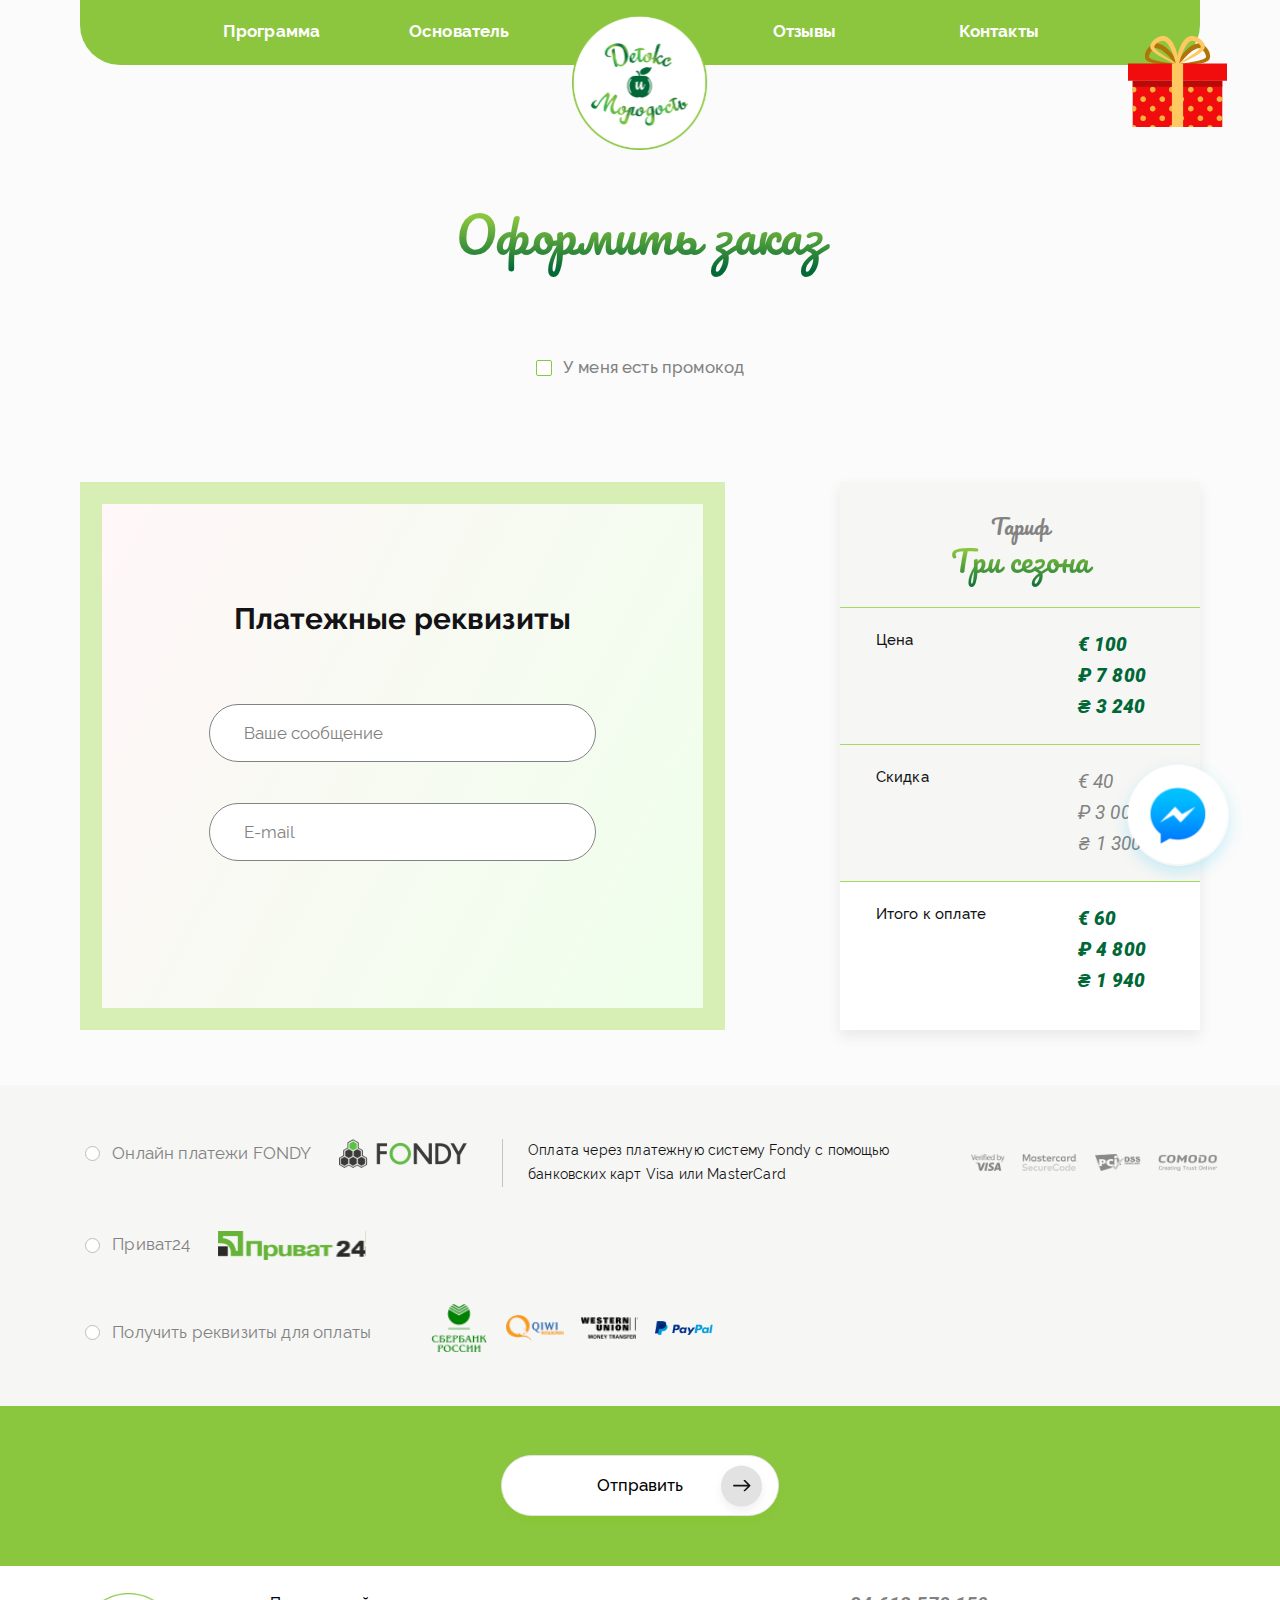
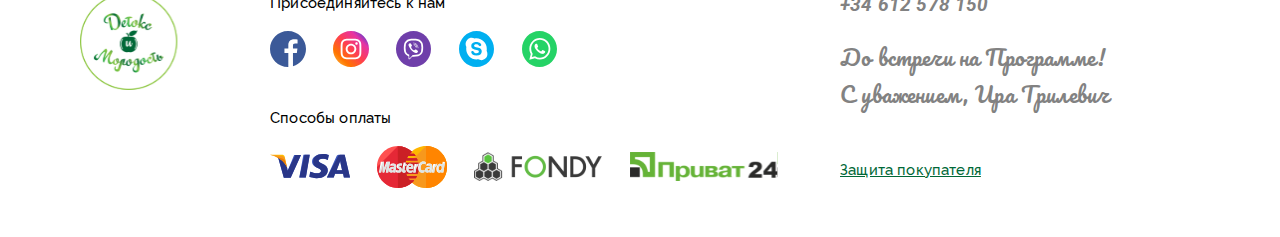
<file: make-order.html>
<!DOCTYPE html>
<html lang="en">

<head>
    <meta charset="UTF-8">
    <meta name="viewport" content="width=device-width, initial-scale=1.0">
    <meta http-equiv="X-UA-Compatible" content="ie=edge">
    <title>Детокс</title>
    <link rel="shortcut icon" href="image/favicon.png" type="image/x-icon" />
    <!-- fonts -->
    <link rel="stylesheet" href="https://maxcdn.bootstrapcdn.com/font-awesome/4.7.0/css/font-awesome.min.css">
    <link href="https://fonts.googleapis.com/css?family=Roboto:400,400i,500,700,700i,900i&amp;subset=cyrillic"
        rel="stylesheet">
    <!-- style bootstrap -->
    <link rel="stylesheet" href="css/bootstrap.min.css">
    <!-- animate -->
    <link rel="stylesheet" href="css/animate.css">
    <!-- style slick -->
    <link rel="stylesheet" href="css/slick.css">
    <!-- main style -->
    <link rel="stylesheet" href="css/main.css">
    <link rel="stylesheet" href="css/responsive.css">
</head>

<body>

    <!-- header start -->
    <header class="header">
        <div class="header-fixed">
            <div class="container">
                <div class="row">
                    <div class="col-12">
                        <nav class="nav-menu">
                            <div class="btn-menu">
                                <span>
                                    <svg width="20" height="14" viewBox="0 0 20 14" fill="white"
                                        xmlns="http://www.w3.org/2000/svg">
                                        <rect width="20" height="2" rx="1" />
                                        <rect y="6" width="20" height="2" rx="1" />
                                        <rect y="12" width="14.4" height="2" rx="1" />
                                    </svg>
                                </span>
                                Меню
                            </div>
                            <div class="top-menu">
                                <ul class="menu">
                                    <li><a class="scroll" href="#program">Программа</a></li>
                                    <li><a class="scroll" href="#founder">Основатель</a></li>
                                </ul>
                                <ul class="menu">
                                    <li><a class="scroll" href="#reviews">Отзывы</a></li>
                                    <li style="border: none;"><a class="scroll" href="#">Контакты</a></li>
                                </ul>
                                <a href="#giftSection" class="top-menu__gift text-center scroll">
                                    <img src="icons/gift.svg" alt="gift">
                                    Получить подарок
                                </a>
                            </div>
                        </nav>
                        <a href="#" class="logo"><img src="image/logo.svg" alt=""></a>
                    </div>
                </div>
            </div>
        </div>
        <a href="#" id="gift"> <img src="image/gift.svg" alt="gift"> </a>
        <a href="#" id="messenger"> <img src="image/messenger.svg" alt="messenger"> </a>
    </header>
    <!-- header end -->

    <main class="main">
        <form class="make-order">
            <div class="container">
                <h2 class="title-section text-center">Оформить заказ</h2>
                <div class="row justify-content-between">
                    <div class="col-12">
                        <div class="make-order__promo-code text-center">
                            <label class="label-checkbox">
                                <input type="checkbox" name="promo-code">
                                <span class="checkmark"></span>
                                У меня есть промокод
                            </label>
                            <div id="promo-code">
                                <input type="text" class="style-input" placeholder="Введите промокод">
                            </div>
                        </div>
                    </div>
                    <div class="col-12 col-md-7">
                        <div class="make-order__form bg-gradient border-green text-center">
                            <p>Платежные реквизиты</p>
                            <input type="text" placeholder="Ваше сообщение" class="style-input">
                            <input type="email" placeholder="E-mail" class="style-input">
                        </div>
                    </div>
                    <div class="col-12 col-md-5 col-xl-4">
                        <div class="make-order__price text-center">
                            <p class="fs-24">Тариф</p>
                            <h3 class="fs-34">Три сезона</h3>
                            <ul class="make-order__list text-left">
                                <li class="d-flex"><span>Цена</span>
                                    <div class="price-order">
                                        <p>€ 100 </p>
                                        <p>₽ 7 800</p>
                                        <p>₴ 3 240</p>
                                    </div>
                                </li>
                                <li class="d-flex"><span>Скидка</span>
                                    <div class="price-order price-order_discount">
                                        <p>€ 40</p>
                                        <p>₽ 3 000 </p>
                                        <p>₴ 1 300 </p>
                                    </div>
                                </li>
                                <li class="d-flex"><span>Итого к оплате</span>
                                    <div class="price-order">
                                        <p>€ 60 </p>
                                        <p>₽ 4 800 </p>
                                        <p>₴ 1 940 </p>
                                    </div>
                                </li>
                            </ul>
                        </div>
                    </div>
                </div>
            </div>
            <div class="make-order__payment-method">
                <div class="container">
                    <ul class="payment-method">
                        <li class="payment-method__item d-flex">
                            <label class="label-radiobox d-flex align-items-center">
                                <input type="radio" name="payment-method">
                                <span class="checked-radio"></span>
                                Онлайн платежи FONDY
                                <div class="payment-method__img d-flex">
                                    <img src="icons/fondy.svg" alt="fondy">
                                </div>
                            </label>
                            <div class="payment-method__fondy d-flex">
                                <p>Оплата через платежную систему Fondy с помощью банковских карт Visa или MasterCard
                                </p>
                                <div class="group-img d-flex">
                                    <img src="icons/verified-by-visa.png" alt="">
                                    <img src="icons/mastercard.png" alt="">
                                    <img src="icons/pciDSS.png" alt="">
                                    <img src="icons/comodo.png" alt="">
                                </div>
                            </div>
                        </li>
                        <li class="payment-method__item d-flex">
                            <label class="label-radiobox d-flex align-items-center">
                                <input type="radio" name="payment-method">
                                <span class="checked-radio"></span>
                                Приват24
                                <div class="payment-method__img d-flex">
                                    <img src="icons/private24.svg" alt="private24">
                                </div>
                            </label>
                        </li>
                        <li class="payment-method__item d-flex">
                            <label class="label-radiobox d-flex align-items-center">
                                <input type="radio" name="payment-method" id="paymentDetails">
                                <span class="checked-radio"></span>
                                Получить реквизиты для оплаты
                                <div class="payment-method__img payment-method__img_group">
                                    <img src="icons/regnum_picture.png" alt="">
                                    <img src="icons/qiwi.png" alt="">
                                    <img src="icons/westUnion.png" alt="">
                                    <img src="icons/paypal.png" alt="">
                                </div>
                            </label>
                            <ul class="get-requisiter">
                                <li class="d-flex">
                                    <div class="get-requisiter__img"><img src="icons/regnum_picture.png" alt=""></div>
                                    <div class="get-requissiter__text">
                                        <p class="get-requissiter__title">Сбербанк</p>
                                        <p class="mb-3">Оплатить можно в любом терминале Сбербанка или через
                                            Сбербанк-онлайн</p>
                                        <span>Реквизиты:</span>
                                        <ul class="mb-3">
                                            <li>Банк получателя – Вологодское отделение <b>№ 8638</b> ПАО Сбербанк
                                            </li>
                                            <li>БИК Банка получателя – <b>041909644</b>
                                            </li>
                                            <li>Счет № Банка получателя – <b>30101810900000000644</b></li>
                                            <li>Счет № получателя - <b>40802810912000002876</b></li>
                                            <li>Получатель – индивидуальный предприниматель Рябков Дмитрий Валерьевич
                                            </li>
                                            <li>ИНН/КИО получателя – <b>350100075000</b></li>
                                            <li>Назначение платежа - курс «ДСМ»
                                            </li>
                                        </ul>
                                        <p>Сразу после оплаты необходимо отправить скриншот чека, ваше ФИО и время оплаты на адрес itrilevich@gmail.com </p>
                                        <p>Мы с Вами свяжемся в течении <b>24</b> часов.</p>
                                        <p><b>Важно! Рабочие дни для обработки платежей Пн-Пт.</b></p>
                                    </div>
                                </li>
                                <li class="d-flex">
                                    <div class="get-requisiter__img"><img src="icons/paypal.png" alt=""></div>
                                    <div class="get-requissiter__text">
                                        <p class="get-requissiter__title">PayPal</p>
                                        <p class="mb-3">Оплатить можно на аккаунт <b>itrilevich@gmail.com</b> </p>
                                        <p>Сразу после оплаты необходимо отправить скриншот чека, ваше ФИО и время оплаты на адрес itrilevich@gmail.com </p>
                                        <p>Мы с Вами свяжемся в течении <b>24</b> часов.</p>
                                        <p><b>Важно! Рабочие дни для обработки платежей Пн-Пт.</b></p>
                                    </div>
                                </li>
                                <li class="d-flex">
                                    <div class="get-requisiter__img"><img src="icons/qiwi.png" alt=""></div>
                                    <div class="get-requissiter__text">
                                        <p class="get-requissiter__title">Qiwi</p>
                                        <p class="mb-3">Оплатить можете на номер киви кошелька<b>+380672098514</b> </p>
                                        <p>Сразу после оплаты необходимо отправить скриншот чека, ваше ФИО и время оплаты на адрес itrilevich@gmail.com </p>
                                        <p>Мы с Вами свяжемся в течении <b>24</b> часов.</p>
                                        <p><b>Важно! Рабочие дни для обработки платежей Пн-Пт.</b></p>
                                    </div>
                                </li>
                                <li class="d-flex">
                                    <div class="get-requisiter__img"><img src="icons/westUnion.png" alt=""></div>
                                    <div class="get-requissiter__text">
                                        <p class="get-requissiter__title">Western Union / MoneyGram</p>
                                        <p class="mb-3">Оплатить можете на номер киви кошелька<b>+380672098514</b> </p>
                                        <p>Сразу после оплаты необходимо отправить скриншот чека, ваше ФИО и время оплаты на адрес itrilevich@gmail.com </p>
                                        <p>Мы с Вами свяжемся в течении <b>24</b> часов.</p>
                                        <p><b>Важно! Рабочие дни для обработки платежей Пн-Пт.</b></p>
                                    </div>
                                </li>
                            </ul>
                        </li>
                    </ul>
                </div>
            </div>
            <div class="make-order__btn">
                <button type="submit">Отправить <span><img src="icons/arrow-right-black.svg"
                    alt=""></span></button>
            </div>
        </form>
    </main>

    <!-- footer start -->
    <footer class="footer">
        <div class="container">
            <div class="row">
                <div class="col-12 col-md-2">
                    <a href="#" class="footer__logo"><img src="image/logo.svg" alt=""></a>
                </div>
                <div class="col footer__icon">
                    <p>Присоединяйтесь к нам</p>
                    <ul class="social-link d-flex align-items-center">
                        <li class="social-link__item"><a href="#"><img src="icons/facebook.svg" alt="facebook"></a></li>
                        <li class="social-link__item"><a href="#"><img src="icons/instagram.svg" alt="instagram"></a>
                        </li>
                        <li class="social-link__item"><a href="#"><img src="icons/viber.svg" alt="viber"></a></li>
                        <li class="social-link__item"><a href="#"><img src="icons/skype.svg" alt="skype"></a></li>
                        <li class="social-link__item"><a href="#"><img src="icons/whatsapp.svg" alt="whatsapp"></a></li>
                    </ul>

                    <p>Способы оплаты</p>
                    <ul class="payment-method d-flex align-items-center">
                        <li><a href="#"><img src="icons/visa.svg" alt="visa"></a></li>
                        <li><a href="#"><img src="icons/mastercard.svg" alt="mastercard"></a></li>
                        <li><a href="#"><img src="icons/fondy.svg" alt="fondy"></a></li>
                        <li><a href="#"><img src="icons/private24.svg" alt="private24"></a></li>
                    </ul>
                </div>
                <div class="col-12 col-md-4">
                    <a href="tel:+34612578150" class="footer__tel">+34 612 578 150</a>
                    <p class="footer__text fs-24">До встречи на Программе!<br>
                        С уважением, Ира Трилевич</p>
                    <a href="#" class="color-green">Защита покупателя</a>
                </div>
            </div>
        </div>
    </footer>


    <!-- footer end -->
    <script src="js/jquery-3.3.1.min.js"></script>
    <script src="https://stackpath.bootstrapcdn.com/bootstrap/4.3.1/js/bootstrap.min.js"
        integrity="sha384-JjSmVgyd0p3pXB1rRibZUAYoIIy6OrQ6VrjIEaFf/nJGzIxFDsf4x0xIM+B07jRM" crossorigin="anonymous">
    </script>
    <script src="js/slick.js"></script>
    <script src="js/wow.min.js"></script>
    <script src="js/main.js"></script>
</body>

</html>
</file>
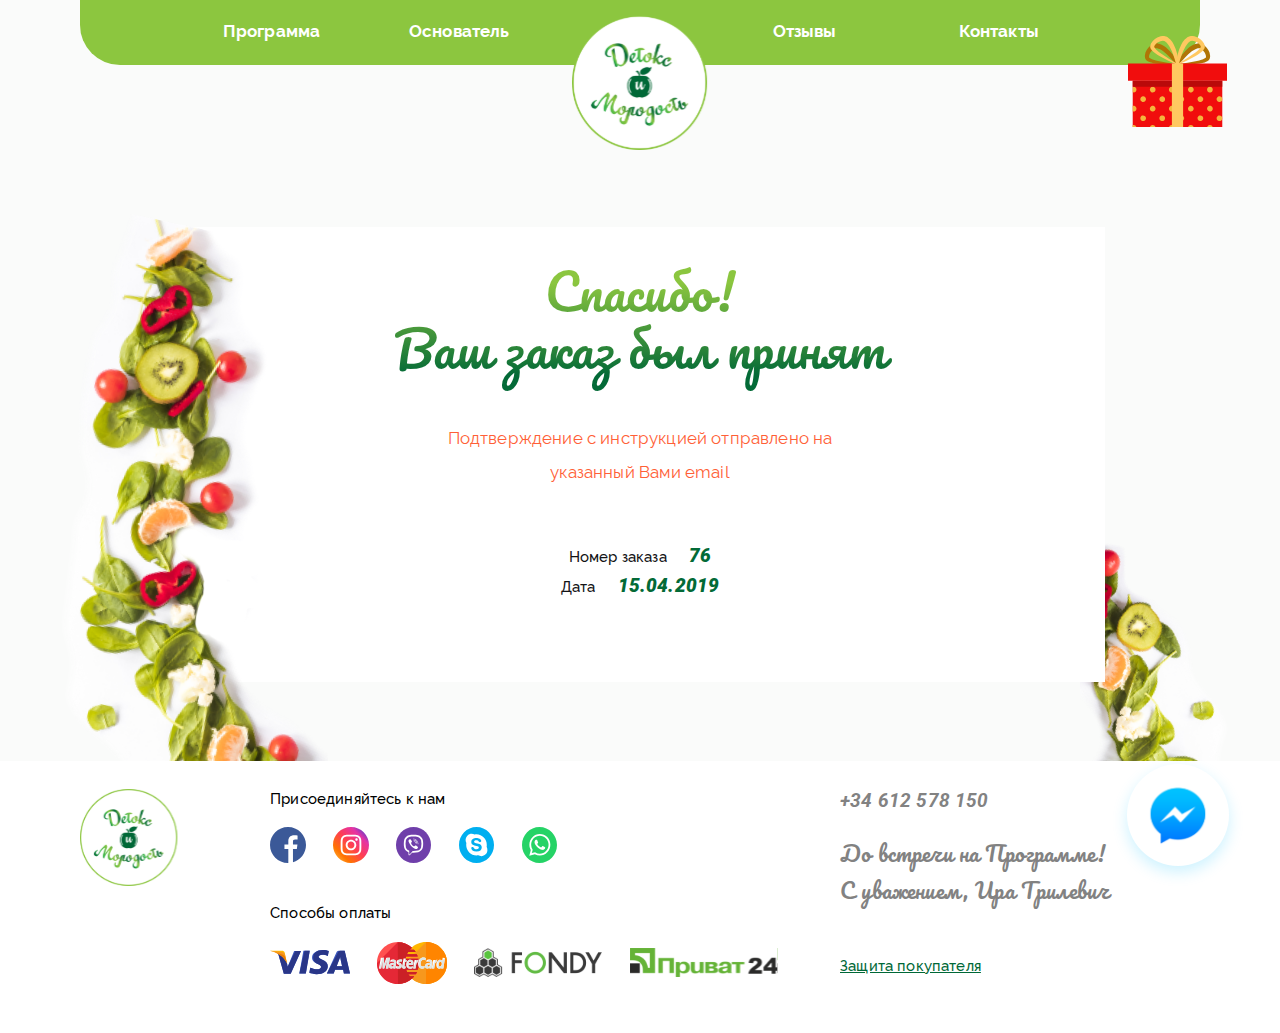
<file: thank.html>
<!DOCTYPE html>
<html lang="en">

<head>
    <meta charset="UTF-8">
    <meta name="viewport" content="width=device-width, initial-scale=1.0">
    <meta http-equiv="X-UA-Compatible" content="ie=edge">
    <title>Детокс</title>
    <link rel="shortcut icon" href="image/favicon.png" type="image/x-icon" />
    <!-- fonts -->
    <link rel="stylesheet" href="https://maxcdn.bootstrapcdn.com/font-awesome/4.7.0/css/font-awesome.min.css">
    <link href="https://fonts.googleapis.com/css?family=Roboto:400,400i,500,700,700i,900i&amp;subset=cyrillic"
        rel="stylesheet">
    <!-- style bootstrap -->
    <link rel="stylesheet" href="css/bootstrap.min.css">
    <!-- animate -->
    <link rel="stylesheet" href="css/animate.css">
    <!-- style slick -->
    <link rel="stylesheet" href="css/slick.css">
    <!-- main style -->
    <link rel="stylesheet" href="css/main.css">
    <link rel="stylesheet" href="css/responsive.css">
</head>

<body class="thank">

    <!-- header start -->
    <header class="header">
        <div class="header-fixed">
            <div class="container">
                <div class="row">
                    <div class="col-12">
                        <nav class="nav-menu">
                            <div class="btn-menu">
                                <span>
                                    <svg width="20" height="14" viewBox="0 0 20 14" fill="white"
                                        xmlns="http://www.w3.org/2000/svg">
                                        <rect width="20" height="2" rx="1" />
                                        <rect y="6" width="20" height="2" rx="1" />
                                        <rect y="12" width="14.4" height="2" rx="1" />
                                    </svg>
                                </span>
                                Меню
                            </div>
                            <div class="top-menu">
                                <ul class="menu">
                                    <li><a class="scroll" href="#program">Программа</a></li>
                                    <li><a class="scroll" href="#founder">Основатель</a></li>
                                </ul>
                                <ul class="menu">
                                    <li><a class="scroll" href="#reviews">Отзывы</a></li>
                                    <li style="border: none;"><a class="scroll" href="#">Контакты</a></li>
                                </ul>
                                <a href="#giftSection" class="top-menu__gift text-center scroll">
                                    <img src="icons/gift.svg" alt="gift">
                                    Получить подарок
                                </a>
                            </div>
                        </nav>
                        <a href="#" class="logo"><img src="image/logo.svg" alt=""></a>
                    </div>
                </div>
            </div>
        </div>
        <a href="#" id="gift"> <img src="image/gift.svg" alt="gift"> </a>
        <a href="#" id="messenger"> <img src="image/messenger.svg" alt="messenger"> </a>
    </header>
    <!-- header end -->

    <main class="main">
        <section class="thank-you">
            <div class="container">
                <div class="row justify-content-center">
                    <div class="col-12 col-lg-10">
                        <div class="thank-you__content text-center">
                            <h2 class="title-section">Спасибо!<br>
                                Ваш заказ был принят</h2>
                            <p class="color-red">Подтверждение с инструкцией отправлено на<br>
                                указанный Вами email</p>
                            <ul>
                                <li><span>Номер заказа</span>76</li>
                                <li><span>Дата</span>15.04.2019</li>
                            </ul>
                            <div class="image-left"><img src="image/image-12.png" alt=""></div>
                            <div class="image-right"><img src="image/image-11.png" alt=""></div>
                        </div>
                    </div>
                </div>
            </div>
        </section>
    </main>

    <!-- footer start -->
    <footer class="footer">
        <div class="container">
            <div class="row">
                <div class="col-12 col-md-2">
                    <a href="#" class="footer__logo"><img src="image/logo.svg" alt=""></a>
                </div>
                <div class="col footer__icon">
                    <p>Присоединяйтесь к нам</p>
                    <ul class="social-link d-flex align-items-center">
                        <li class="social-link__item"><a href="#"><img src="icons/facebook.svg" alt="facebook"></a></li>
                        <li class="social-link__item"><a href="#"><img src="icons/instagram.svg" alt="instagram"></a>
                        </li>
                        <li class="social-link__item"><a href="#"><img src="icons/viber.svg" alt="viber"></a></li>
                        <li class="social-link__item"><a href="#"><img src="icons/skype.svg" alt="skype"></a></li>
                        <li class="social-link__item"><a href="#"><img src="icons/whatsapp.svg" alt="whatsapp"></a></li>
                    </ul>

                    <p>Способы оплаты</p>
                    <ul class="payment-method d-flex align-items-center">
                        <li><a href="#"><img src="icons/visa.svg" alt="visa"></a></li>
                        <li><a href="#"><img src="icons/mastercard.svg" alt="mastercard"></a></li>
                        <li><a href="#"><img src="icons/fondy.svg" alt="fondy"></a></li>
                        <li><a href="#"><img src="icons/private24.svg" alt="private24"></a></li>
                    </ul>
                </div>
                <div class="col-12 col-md-4">
                    <a href="tel:+34612578150" class="footer__tel">+34 612 578 150</a>
                    <p class="footer__text fs-24">До встречи на Программе!<br>
                        С уважением, Ира Трилевич</p>
                    <a href="#" class="color-green">Защита покупателя</a>
                </div>
            </div>
        </div>
    </footer>


    <!-- footer end -->
    <script src="js/jquery-3.3.1.min.js"></script>
    <script src="https://stackpath.bootstrapcdn.com/bootstrap/4.3.1/js/bootstrap.min.js"
        integrity="sha384-JjSmVgyd0p3pXB1rRibZUAYoIIy6OrQ6VrjIEaFf/nJGzIxFDsf4x0xIM+B07jRM" crossorigin="anonymous">
    </script>
    <script src="js/slick.js"></script>
    <script src="js/wow.min.js"></script>
    <script src="js/main.js"></script>
</body>

</html>
</file>
<file: css/main.css>
@font-face {
    font-family: "Pacifico";
    src: url("../fonts/Pacifico/Pacifico-Regular.ttf");
    font-weight: 700;
}

@font-face {
    font-family: "Raleway";
    src: url("../fonts/Raleway/Raleway-Black.ttf");
    font-weight: 900;
}

@font-face {
    font-family: "Raleway";
    src: url("../fonts/Raleway/Raleway-BlackItalic.ttf");
    font-weight: 900;
    font-style: italic;
}

@font-face {
    font-family: "Raleway";
    src: url("../fonts/Raleway/Raleway-Bold.ttf");
    font-weight: 700;
}

@font-face {
    font-family: "Raleway";
    src: url("../fonts/Raleway/Raleway-Medium.ttf");
    font-weight: 500;
}

@font-face {
    font-family: "Raleway";
    src: url("../fonts/Raleway/Raleway-Regular.ttf");
    font-weight: 400;
}

@font-face {
    font-family: "Raleway";
    src: url("../fonts/Raleway/Raleway-Italic.ttf");
    font-weight: 400;
    font-style: italic;
}

@font-face {
    font-family: "Raleway";
    src: url("../fonts/Raleway/Raleway-Light.ttf");
    font-weight: 300;
}

/* HTML5 display-role reset for older browsers */

article,
aside,
details,
figcaption,
figure,
footer,
header,
hgroup,
menu,
nav,
section {
    display: block;
}

ol,
ul {
    list-style: none;
    margin: 0;
    padding: 0;
}

table {
    border-collapse: collapse;
    border-spacing: 0;
}

button:focus,
input:focus,
select:focus {
    outline: none;
}

input {
    -webkit-box-shadow: none;
    box-shadow: none;
}

a:hover {
    color: inherit;
    text-decoration: none;
    transition: 0.4s ease;
    -webkit-transition: 0.4s ease;
    -moz-transition: 0.4s ease;
    -ms-transition: 0.4s ease;
    -o-transition: 0.4s ease;
}

button {
    border: none;
    cursor: pointer;
}

p {
    margin: 0;
    padding: 0;
}

img,
iframe {
    max-width: 100%;
}

h1,
h2,
h3,
h4,
h5,
h6 {
    font-family: 'Pacifico', sans-serif;
    background: -webkit-gradient(linear, left top, left bottom, color-stop(15%, #8BC63F), color-stop(85%, #036A37));
    background: -webkit-linear-gradient(top, #8BC63F 15%, #036A37 85%);
    background: -o-linear-gradient(top, #8BC63F 15%, #036A37 85%);
    background: linear-gradient(to bottom, #8BC63F 15%, #036A37 85%);
    background-clip: text;
    -webkit-background-clip: text;
    -webkit-text-fill-color: transparent;
    line-height: 5rem;
    padding-bottom: 1rem;
}

.col,
.col-1,
.col-10,
.col-11,
.col-12,
.col-2,
.col-3,
.col-4,
.col-5,
.col-6,
.col-7,
.col-8,
.col-9,
.col-auto,
.col-lg,
.col-lg-1,
.col-lg-10,
.col-lg-11,
.col-lg-12,
.col-lg-2,
.col-lg-3,
.col-lg-4,
.col-lg-5,
.col-lg-6,
.col-lg-7,
.col-lg-8,
.col-lg-9,
.col-lg-auto,
.col-md,
.col-md-1,
.col-md-10,
.col-md-11,
.col-md-12,
.col-md-2,
.col-md-3,
.col-md-4,
.col-md-5,
.col-md-6,
.col-md-7,
.col-md-8,
.col-md-9,
.col-md-auto,
.col-sm,
.col-sm-1,
.col-sm-10,
.col-sm-11,
.col-sm-12,
.col-sm-2,
.col-sm-3,
.col-sm-4,
.col-sm-5,
.col-sm-6,
.col-sm-7,
.col-sm-8,
.col-sm-9,
.col-sm-auto,
.col-xl,
.col-xl-1,
.col-xl-10,
.col-xl-11,
.col-xl-12,
.col-xl-2,
.col-xl-3,
.col-xl-4,
.col-xl-5,
.col-xl-6,
.col-xl-7,
.col-xl-8,
.col-xl-9,
.col-xl-auto {
    padding-left: 10px;
    padding-right: 10px;
}

.wow {
    visibility: hidden;
}

.title-light-red {
    width: 100%;
    background-color: #FF5F37;
    font-weight: 700;
    position: relative;
    color: #fff;
}

.title-light-red::after {
    content: '';
    background: url(../icons/triangle.svg) no-repeat center center / 100% 100%;
    width: 1.9rem;
    height: 1.9rem;
    position: absolute;
    left: 1.7rem;
    bottom: -1.8rem;
}

.btn-red {
    border-radius: 40px;
    -webkit-border-radius: 40px;
    -moz-border-radius: 40px;
    -ms-border-radius: 40px;
    -o-border-radius: 40px;
    color: #fff;
    display: -webkit-inline-box;
    display: -ms-inline-flexbox;
    display: inline-flex;
    -webkit-box-align: center;
    -ms-flex-align: center;
    align-items: center;
    -webkit-box-pack: center;
    -ms-flex-pack: center;
    justify-content: center;
    height: 3.6rem;
    font-size: 1rem;
    font-weight: 700;
    background: -webkit-gradient(linear, left top, right top, from(#FF5F37), to(#FF7856));
    background: -webkit-linear-gradient(left, #FF5F37 0%, #FF7856 100%);
    background: -o-linear-gradient(left, #FF5F37 0%, #FF7856 100%);
    background: linear-gradient(90deg, #FF5F37 0%, #FF7856 100%);
    -webkit-box-shadow: 0px 5px 9px rgba(235, 115, 92, 0.45);
    box-shadow: 0px 5px 9px rgba(235, 115, 92, 0.45);
    padding-left: 2.6rem;
    padding-right: .95rem;
    transition: .3s;
    -webkit-transition: .3s;
    -moz-transition: .3s;
    -ms-transition: .3s;
    -o-transition: .3s;
    margin-top: 2.62rem;
}

.btn-red>span {
    width: 2.4rem;
    height: 2.4rem;
    background-color: #FF5F37;
    margin-left: 1.4rem;
    border-radius: 50%;
    -webkit-border-radius: 50%;
    -moz-border-radius: 50%;
    -ms-border-radius: 50%;
    -o-border-radius: 50%;
    display: -webkit-box;
    display: -ms-flexbox;
    display: flex;
    -webkit-box-align: center;
    -ms-flex-align: center;
    align-items: center;
    -webkit-box-pack: center;
    -ms-flex-pack: center;
    justify-content: center;
    -webkit-box-shadow: 0px 5px 9px rgba(235, 115, 92, 0.45);
    box-shadow: 0px 5px 9px rgba(235, 115, 92, 0.45);
}

.btn-red:hover {
    color: #fff;
    -webkit-box-shadow: 0px 8px 18px rgba(235, 115, 92, 0.75);
    box-shadow: 0px 8px 18px rgba(235, 115, 92, 0.75);
}

.text-uppercase {
    text-transform: uppercase;
}

.link-color-green {
    color: #8CC63F;
}

.color-green {
    color: #006837;
}

.color-green:hover {
    color: #006837;
}

.color-red {
    color: #FF5F37;
}

.fo-w900 {
    font-weight: 900;
}

.fs-19 {
    font-size: 1rem;
}

.fs-21 {
    font-size: 1.1rem;
    line-height: 2rem;
}

.fs-24 {
    font-size: 1.26rem;
    line-height: 1.68rem;
}

.fs-34 {
    font-size: 1.78rem;
    line-height: 2.4rem;
}

.box-shadow {
    -webkit-box-shadow: 0px 6px 12px rgba(82, 82, 82, 0.1);
    box-shadow: 0px 6px 12px rgba(82, 82, 82, 0.1);
}

.border-green {
    border: 1.3rem solid #D7EFB4;
}

.bg-gradient {
    background: -webkit-linear-gradient(332.03deg, #FFF6F8 0%, #EFFFEB 100%);
    background: -o-linear-gradient(332.03deg, #FFF6F8 0%, #EFFFEB 100%);
    background: linear-gradient(117.97deg, #FFF6F8 0%, #EFFFEB 100%);
}

.title-section {
    font-size: 2.9rem;
    line-height: 3.4rem;
    position: relative;
}

.title-section>br.no {
    display: none;
}

html {
    font-size: 19px;
}

body {
    width: 100%;
    min-height: 100vh;
    display: -webkit-box;
    display: -ms-flexbox;
    display: flex;
    -webkit-box-orient: vertical;
    -webkit-box-direction: normal;
    -ms-flex-direction: column;
    flex-direction: column;
    -webkit-box-pack: justify;
    -ms-flex-pack: justify;
    justify-content: space-between;
    overflow-x: hidden;
    font-family: "Raleway", sans-serif;
    font-weight: 400;
    letter-spacing: 0.01em;
    line-height: 1.4rem;
    font-size: 1rem;
    color: #131315;
    background-color: #FAFBFA;
}

#messenger {
    position: fixed;
    bottom: 4vmin;
    right: 5.9vmin;
    z-index: 100;
    width: 5.8rem;
    height: 5.8rem;
    display: block;
}

#messenger>img {
    -webkit-animation: pulse 3s linear infinite;
    animation: pulse 3s linear infinite;
}

#messenger::before {
    content: "";
    position: absolute;
    top: 50%;
    left: 50%;
    margin-top: -3rem;
    margin-left: -3rem;
    width: 6rem;
    height: 6rem;
    -webkit-box-shadow: 0px 6px 15px rgba(0, 192, 255, 0.2);
    box-shadow: 0px 6px 15px rgba(0, 192, 255, 0.2);
    border-radius: 50%;
    -webkit-border-radius: 50%;
    -moz-border-radius: 50%;
    -ms-border-radius: 50%;
    -o-border-radius: 50%;
    z-index: -1;
    -webkit-animation: pulse-circle 3s linear infinite;
    animation: pulse-circle 3s linear infinite;
}

#gift {
    position: fixed;
    top: 4vmin;
    right: 5.9vmin;
    z-index: 100;
    width: 5.8rem;
    display: block;
    -webkit-animation: rotate 3s linear infinite;
    animation: rotate 3s linear infinite;
}

#gift>img {
    -webkit-animation: pulse 3s linear infinite;
    animation: pulse 3s linear infinite;
}

@-webkit-keyframes pulse {
    0% {
        transform: scale(1.1);
        -webkit-transform: scale(1.1);
        -moz-transform: scale(1.1);
        -ms-transform: scale(1.1);
        -o-transform: scale(1.1);
    }

    50% {
        transform: scale(0.9);
        -webkit-transform: scale(0.9);
        -moz-transform: scale(0.9);
        -ms-transform: scale(0.9);
        -o-transform: scale(0.9);
    }

    100% {
        transform: scale(1.1);
        -webkit-transform: scale(1.1);
        -moz-transform: scale(1.1);
        -ms-transform: scale(1.1);
        -o-transform: scale(1.1);
    }
}

@keyframes pulse {
    0% {
        transform: scale(1.1);
        -webkit-transform: scale(1.1);
        -moz-transform: scale(1.1);
        -ms-transform: scale(1.1);
        -o-transform: scale(1.1);
    }

    50% {
        transform: scale(0.9);
        -webkit-transform: scale(0.9);
        -moz-transform: scale(0.9);
        -ms-transform: scale(0.9);
        -o-transform: scale(0.9);
    }

    100% {
        transform: scale(1.1);
        -webkit-transform: scale(1.1);
        -moz-transform: scale(1.1);
        -ms-transform: scale(1.1);
        -o-transform: scale(1.1);
    }
}

@keyframes pulse-circle {
    0% {
        opacity: 0;
        transform: scale(1.1);
        -webkit-transform: scale(1.1);
        -moz-transform: scale(1.1);
        -ms-transform: scale(1.1);
        -o-transform: scale(1.1);
    }

    50% {
        opacity: 1;
        transform: scale(1);
        -webkit-transform: scale(1);
        -moz-transform: scale(1);
        -ms-transform: scale(1);
        -o-transform: scale(1);
    }

    100% {
        opacity: 0;
        transform: scale(1.2);
        -webkit-transform: scale(1.2);
        -moz-transform: scale(1.2);
        -ms-transform: scale(1.2);
        -o-transform: scale(1.2);
    }
}

@-webkit-keyframes rotate {
    0% {
        transform: rotate(-10deg);
        -webkit-transform: rotate(-10deg);
        -moz-transform: rotate(-10deg);
        -ms-transform: rotate(-10deg);
        -o-transform: rotate(-10deg);
    }

    50% {
        transform: rotate(10deg);
        -webkit-transform: rotate(10deg);
        -moz-transform: rotate(10deg);
        -ms-transform: rotate(10deg);
        -o-transform: rotate(10deg);
    }

    100% {
        transform: rotate(-10deg);
        -webkit-transform: rotate(-10deg);
        -moz-transform: rotate(-10deg);
        -ms-transform: rotate(-10deg);
        -o-transform: rotate(-10deg);
    }
}

@keyframes rotate {
    0% {
        transform: rotate(-10deg);
        -webkit-transform: rotate(-10deg);
        -moz-transform: rotate(-10deg);
        -ms-transform: rotate(-10deg);
        -o-transform: rotate(-10deg);
    }

    50% {
        transform: rotate(10deg);
        -webkit-transform: rotate(10deg);
        -moz-transform: rotate(10deg);
        -ms-transform: rotate(10deg);
        -o-transform: rotate(10deg);
    }

    100% {
        transform: rotate(-10deg);
        -webkit-transform: rotate(-10deg);
        -moz-transform: rotate(-10deg);
        -ms-transform: rotate(-10deg);
        -o-transform: rotate(-10deg);
    }
}

.index .header {
    background: url(../image/banner-first-screen.png) no-repeat top center / cover;
    width: 100%;
    height: 100vh;
    padding-bottom: 3.1rem;
}

.header__text p {
    margin-bottom: 1rem;
}

.header__text p>b {
    display: block;
}

.header__title {
    margin-bottom: 2.9rem;
    font-size: 3.2rem;
}

.header__cards {
    width: 100%;
}

.header__cards_title {
    padding: 1.4rem 3rem;
}

.header__cards-content {
    background: url(../image/card.png) no-repeat bottom center / 100% 100%;
    padding: 2.8rem 11px 4.7rem 11px;
    width: calc(100% + 22px);
    margin-left: -11px;
    margin-top: -12px;
}

.header__cards-content p {
    font-weight: 900;
    font-style: italic;
    padding: 0 3.2rem;
    margin-bottom: 0.6rem;
}

.header__list li {
    padding: 1.1rem 3.2rem;
    border-bottom: 1px solid #E2E2E2;
}

.header__list li:last-child {
    border: none;
}

/*style for checkbox*/

.label-checkbox {
    display: block;
    position: relative;
    padding-left: 2.4rem;
    cursor: pointer;
    font-size: 0.9rem;
    font-weight: 500;
    -webkit-user-select: none;
    -moz-user-select: none;
    -ms-user-select: none;
    user-select: none;
}

.label-checkbox input {
    position: absolute;
    opacity: 0;
}

.checkmark {
    position: absolute;
    top: 5px;
    left: 0;
    width: 1.4rem;
    height: 1.4rem;
    background: transparent;
    border: 2px solid #828282;
    border-radius: 50%;
    -webkit-border-radius: 50%;
    -moz-border-radius: 50%;
    -ms-border-radius: 50%;
    -o-border-radius: 50%;
}

.checkmark:after {
    content: "";
    position: absolute;
    display: none;
    left: 50%;
    top: 50%;
    width: 0.7rem;
    height: 0.7rem;
    background-color: #828282;
    border-radius: 50%;
    -webkit-border-radius: 50%;
    -moz-border-radius: 50%;
    -ms-border-radius: 50%;
    -o-border-radius: 50%;
    transform: translate(-50%, -50%);
    -webkit-transform: translate(-50%, -50%);
    -moz-transform: translate(-50%, -50%);
    -ms-transform: translate(-50%, -50%);
    -o-transform: translate(-50%, -50%);
}

.label-checkbox input:checked~.checkmark:after {
    display: block;
}

.btn-play {
    display: -webkit-box;
    display: -ms-flexbox;
    display: flex;
    -webkit-box-pack: end;
    -ms-flex-pack: end;
    justify-content: flex-end;
    position: relative;
    cursor: pointer;
}

.btn-play>span {
    display: none;
}

.btn-play>.arrow {
    position: absolute;
    bottom: -10%;
    right: -53%;
    color: #828282;
    font-size: 1.26rem;
    font-family: 'Pacifico', sans-serif;
    line-height: normal;
}

.btn-play>.arrow img {
    margin-right: 0.4rem;
}

.header-fixed.fixed {
    position: fixed;
    top: 0;
    left: 0;
    right: 0;
    transition: animate 0.5s;
    -webkit-transition: animate 0.5s;
    -moz-transition: animate 0.5s;
    -ms-transition: animate 0.5s;
    -o-transition: animate 0.5s;
    animation: move 0.4s ease;
    -webkit-animation: move 0.4s ease;
    z-index: 100;
}

.header-fixed.fixed .logo {
    width: 5rem;
}

@-webkit-keyframes move {
    from {
        transform: translateY(-100%);
        -webkit-transform: translateY(-100%);
        -moz-transform: translateY(-100%);
        -ms-transform: translateY(-100%);
        -o-transform: translateY(-100%);
    }

    to {
        transform: translateY(0);
        -webkit-transform: translateY(0);
        -moz-transform: translateY(0);
        -ms-transform: translateY(0);
        -o-transform: translateY(0);
    }
}

@keyframes move {
    from {
        transform: translateY(-100%);
        -webkit-transform: translateY(-100%);
        -moz-transform: translateY(-100%);
        -ms-transform: translateY(-100%);
        -o-transform: translateY(-100%);
    }

    to {
        transform: translateY(0);
        -webkit-transform: translateY(0);
        -moz-transform: translateY(0);
        -ms-transform: translateY(0);
        -o-transform: translateY(0);
    }
}

.btn-menu {
    display: none;
}

.top-menu {
    background-color: #8CC63F;
    width: 100%;
    padding: 1.2rem 8.4rem;
    border-radius: 0px 0px 40px 40px;
    -webkit-border-radius: 0px 0px 40px 40px;
    -moz-border-radius: 0px 0px 40px 40px;
    -ms-border-radius: 0px 0px 40px 40px;
    -o-border-radius: 0px 0px 40px 40px;
    font-weight: 700;
    display: -webkit-box;
    display: -ms-flexbox;
    display: flex;
    -webkit-box-align: center;
    -ms-flex-align: center;
    align-items: center;
    -webkit-box-pack: justify;
    -ms-flex-pack: justify;
    justify-content: space-between;
}

.menu li {
    margin-right: 4.9rem;
    display: inline-block;
    min-width: 5.8rem;
}

.menu li:last-child {
    margin-right: 0;
}

.menu li a {
    color: #fff;
}

.top-menu__gift {
    display: none;
}

.logo {
    width: 8rem;
    display: block;
    margin: -2.9rem auto 0;
}

/* section good-news */

.good-news {
    padding-top: 5.78rem;
}

.good-news__content {
    padding: 2.6rem 6.3rem 4.7rem 6.3rem;
    margin-bottom: 7.8rem;
    position: relative;
    width: 90%;
    margin-left: 10%;
}

.good-news__content::after {
    content: '';
    background: url(../image/image-1.png) no-repeat center center / cover;
    position: absolute;
    right: -8rem;
    bottom: -4.5rem;
    width: 11.1rem;
    height: 11rem;
    transform: rotate(-3deg);
    -webkit-transform: rotate(-3deg);
    -moz-transform: rotate(-3deg);
    -ms-transform: rotate(-3deg);
    -o-transform: rotate(-3deg);
}

.good-news__title {
    margin-bottom: 0.6rem;
}

.good-news__image {
    position: absolute;
    left: -87%;
    bottom: -56%;
}

.good-news__image-bg {
    position: absolute;
    z-index: -1;
    top: -5.78rem;
    left: -70%;
}

/* section cards-recipe */

.cards-recipe {
    margin-bottom: 5.79rem;
}

.cards-recipe__title {
    margin: 0 auto 3.57rem;
}

.cards-recipe__box {
    width: 100%;
    -ms-flex-wrap: wrap;
    flex-wrap: wrap;
    -webkit-box-pack: justify;
    -ms-flex-pack: justify;
    justify-content: space-between;
}

.cards-recipe__item {
    width: 30%;
    height: 19rem;
    text-align: center;
    position: relative;
    margin: 0 5px 10px 5px;
    -webkit-box-flex: 1;
    -ms-flex: auto;
    flex: auto;
    -webkit-perspective: 1000px;
    perspective: 1000px;
}



.cards-recipe__item:first-child .cards-recipe__item_front {
    background: url(../image/card-1.png) no-repeat center center / 100% 100%;
}

.cards-recipe__item:nth-child(2) .cards-recipe__item_front {
    background: url(../image/card-2.png) no-repeat center center / 100% 100%;
}

.cards-recipe__item:nth-child(3) .cards-recipe__item_front {
    background: url(../image/card-3.png) no-repeat center center / 100% 100%;
}

.cards-recipe__item:nth-child(4) .cards-recipe__item_front {
    background: url(../image/card-4.png) no-repeat center center / 100% 100%;
}

.cards-recipe__item:nth-child(5) .cards-recipe__item_front {
    background: url(../image/card-5.png) no-repeat center center / 100% 100%;
}

.cards-recipe__item:nth-child(6) .cards-recipe__item_front {
    background: url(../image/card-6.png) no-repeat center center / 100% 100%;
}

.cards-recipe__item_front>p {
    width: 90%;
    margin: 0 auto;
}

.cards-recipe__img {
    width: 6.58rem;
    margin: 0 auto 1.8rem;
}

.cards-recipe__item_back,
.cards-recipe__item_front {
    position: absolute;
    top: 0;
    left: 0;
    right: 0;
    bottom: 0;
    padding: 2.5rem 1.57rem 2.8rem;
    -webkit-backface-visibility: hidden;
    backface-visibility: hidden;
    transition: transform 1.4s;
    -webkit-transition: transform 1.4s;
    -moz-transition: transform 1.4s;
    -ms-transition: transform 1.4s;
    -o-transition: transform 1.4s;
}

.cards-recipe__item_back {
    display: -webkit-box;
    display: -ms-flexbox;
    display: flex;
    -webkit-box-align: center;
    -ms-flex-align: center;
    align-items: center;
    -webkit-box-pack: center;
    -ms-flex-pack: center;
    justify-content: center;
    color: #006837;
}

.cards-recipe__item:first-child .cards-recipe__item_back {
    background: url(../image/card-1-back.png) no-repeat center center / 100% 100%;
}

.cards-recipe__item:nth-child(2) .cards-recipe__item_back {
    background: url(../image/card-2-back.png) no-repeat center center / 100% 100%;
}

.cards-recipe__item:nth-child(3) .cards-recipe__item_back {
    background: url(../image/card-3-back.png) no-repeat center center / 100% 100%;
}

.cards-recipe__item:nth-child(4) .cards-recipe__item_back {
    background: url(../image/card-4-back.png) no-repeat center center / 100% 100%;
}

.cards-recipe__item:nth-child(5) .cards-recipe__item_back {
    background: url(../image/card-5-back.png) no-repeat center center / 100% 100%;
}

.cards-recipe__item:nth-child(6) .cards-recipe__item_back {
    background: url(../image/card-6-back.png) no-repeat center center / 100% 100%;
}

.cards-recipe__item .cards-recipe__item_back {
    transform: rotateY(180deg);
    -webkit-transform: rotateY(180deg);
    -moz-transform: rotateY(180deg);
    -ms-transform: rotateY(180deg);
    -o-transform: rotateY(180deg);
}

.cards-recipe__item:hover .cards-recipe__item_front,
.cards-recipe__item.hover .cards-recipe__item_front {
    transform: rotateY(180deg);
    -webkit-transform: rotateY(180deg);
    -moz-transform: rotateY(180deg);
    -ms-transform: rotateY(180deg);
    -o-transform: rotateY(180deg);
}

.cards-recipe__item:hover .cards-recipe__item_back,
.cards-recipe__item.hover .cards-recipe__item_back {
    transform: rotateY(360deg);
    -webkit-transform: rotateY(360deg);
    -moz-transform: rotateY(360deg);
    -ms-transform: rotateY(360deg);
    -o-transform: rotateY(360deg);
}

.cards-recipe__item .clicker {
    position: absolute;
    bottom: 1.9rem;
    right: 1.9rem;
    width: 1.5rem;
    height: 1.5rem;
    display: flex;
    align-items: center;
    justify-content: center;
}

.cards-recipe__item .clicker::before {
    content: '';
    position: absolute;
    left: 0;
    right: 0;
    top: 0;
    bottom: 0;
    border: 1.5px solid #C4C4C4;
    border-radius: 50%;
    -webkit-border-radius: 50%;
    -moz-border-radius: 50%;
    -ms-border-radius: 50%;
    -o-border-radius: 50%;
    -webkit-animation: pulse-circle 3s linear infinite;
    animation: pulse-circle 3s linear infinite;
}

.cards-recipe__item .clicker>img {
    width: 1rem;
    -webkit-animation: pulse 3s linear infinite;
    animation: pulse 3s linear infinite;
}


.circle {
    width: 2.5rem;
    height: 2.5rem;
    background: -webkit-gradient(linear, left bottom, left top, from(#8CC63F), to(#8CC63F)), -webkit-gradient(linear, left bottom, left top, from(#8CC63F), to(#8CC63F)), #C4C4C4;
    background: -webkit-linear-gradient(bottom, #8CC63F, #8CC63F), -webkit-linear-gradient(bottom, #8CC63F, #8CC63F), #C4C4C4;
    background: -o-linear-gradient(bottom, #8CC63F, #8CC63F), -o-linear-gradient(bottom, #8CC63F, #8CC63F), #C4C4C4;
    background: linear-gradient(0deg, #8CC63F, #8CC63F), linear-gradient(0deg, #8CC63F, #8CC63F), #C4C4C4;
    border-radius: 50%;
    -webkit-border-radius: 50%;
    -moz-border-radius: 50%;
    -ms-border-radius: 50%;
    -o-border-radius: 50%;
    position: absolute;
    right: -1.5rem;
    bottom: -1.25rem;
    z-index: 1;
}

/* section our-feel */

.our-feel {
    background: url(../image/bg-our-feel.png) no-repeat center center;
    background-size: 79rem;
    padding: 9.1rem 0 9.4rem;
}

.our-feel__content {
    width: 100%;
    background-color: #fff;
    padding: 3.68rem 5.78rem 5.78rem;
    position: relative;
}

.our-feel__content .leaf {
    position: absolute;
}

.our-feel__content .leaf__1 {
    right: 3%;
    bottom: -12%;
}

.our-feel__content .leaf__2 {
    left: -13%;
    bottom: 6%;
}

.our-feel__content .leaf__3 {
    left: 0;
    top: -15%;
}

.our-feel__content>p {
    margin-bottom: 1rem;
}

.our-feel__content ul li {
    padding-left: 1.6rem;
    position: relative;
    margin-bottom: 0.5rem;
    font-weight: 500;
}

.our-feel__content ul li::before {
    content: '';
    background: url(../icons/done-tick.svg) no-repeat center center / 100% 100%;
    width: 16px;
    height: 16px;
    position: absolute;
    top: 4px;
    left: 0;
}

.our-feel__title {
    margin-bottom: 1rem;
}

.our-feel__video {
    position: relative;
    margin: 2rem 0 2.6rem;
}

.our-feel__video .play-video {
    position: absolute;
    left: 50%;
    top: 50%;
    z-index: 2;
    transform: translate(-50%, -50%);
    -webkit-transform: translate(-50%, -50%);
    -moz-transform: translate(-50%, -50%);
    -ms-transform: translate(-50%, -50%);
    -o-transform: translate(-50%, -50%);
    cursor: pointer;
}

/* section basics-program */

.basics-program {
    max-width: 83rem;
    width: 100%;
    margin: 5.78rem auto;
    padding: 2rem 0 4rem;
}

.basics-program__img {
    position: absolute;
    bottom: -4rem;
    left: -3.5rem;
}

.basics-program__img>img {
    max-width: 110%;
}

.basics-program__content {
    margin-left: 4.2rem;
}

.basics-program__title {
    margin-bottom: 1rem;
}

.basics-program__list {
    width: 50%;
    padding-right: 1.4rem;
}

.basics-program__list li {
    margin-bottom: 2.8rem;
    display: -webkit-box;
    display: -ms-flexbox;
    display: flex;
    -webkit-box-align: center;
    -ms-flex-align: center;
    align-items: center;
}

.basics-program__list li img {
    min-width: 3.1rem;
    margin-right: 1.3rem;
}

/* section it-not-eating */

.it-not-eating__title {
    position: relative;
    margin-bottom: 1.8rem;
}

.it-not-eating__title .title-section {
    line-height: normal;
}

.it-not-eating__title .title-section>span {
    margin-left: 6.6rem;
}

.it-not-eating__title>p {
    position: relative;
    display: inline-block;
}

.it-not-eating__title>p::after,
.it-not-eating__title>p::before {
    content: '';
    background: url(../icons/arrow-down.svg) no-repeat center center / 100% 100%;
    width: 1.1rem;
    height: 1.3rem;
    position: absolute;
    top: 12px;
}

.it-not-eating__title>p::after {
    left: -1.6rem;
}

.it-not-eating__title>p::before {
    right: -1.6rem;
}

.not {
    color: #fff;
    background-color: #FF5F37;
    width: 5.9rem;
    height: 5.9rem;
    font-family: 'Pacifico', sans-serif;
    font-size: 2.9rem;
    border-radius: 50%;
    -webkit-border-radius: 50%;
    -moz-border-radius: 50%;
    -ms-border-radius: 50%;
    -o-border-radius: 50%;
    display: -webkit-box;
    display: -ms-flexbox;
    display: flex;
    -webkit-box-align: center;
    -ms-flex-align: center;
    align-items: center;
    -webkit-box-pack: center;
    -ms-flex-pack: center;
    justify-content: center;
    position: absolute;
    top: 0;
    left: 44%;
}

.it-not-eating__content {
    -ms-flex-wrap: wrap;
    flex-wrap: wrap;
    -webkit-box-pack: justify;
    -ms-flex-pack: justify;
    justify-content: space-between;
}

.it-not-eating__item {
    width: 48%;
    color: #006837;
    font-weight: 500;
    min-height: 18.9rem;
    display: -webkit-box;
    display: -ms-flexbox;
    display: flex;
    -webkit-box-align: center;
    -ms-flex-align: center;
    align-items: center;
    -webkit-box-flex: 1;
    -ms-flex: auto;
    flex: auto;
    padding: 0 4.1rem;
    position: relative;
}

.it-not-eating__item .circle {
    right: -1.2rem;
    bottom: -1rem;
}

.it-not-eating__item:first-child {
    background: url(../image/card-7.png) no-repeat center center / 100% 100%;
}

.it-not-eating__item:nth-child(2) {
    background: url(../image/card-8.png) no-repeat center center / 100% 100%;
}

.it-not-eating__item:nth-child(3) {
    background: url(../image/card-9.png) no-repeat center center / 100% 100%;
}

.it-not-eating__item:nth-child(4) {
    background: url(../image/card-10.png) no-repeat center center / 100% 100%;
}

.box-response {
    width: 100%;
    -webkit-box-align: center;
    -ms-flex-align: center;
    align-items: center;
    -webkit-box-align: center;
    -ms-flex-align: center;
    align-items: center;
    -webkit-box-pack: justify;
    -ms-flex-pack: justify;
    justify-content: space-between;
    margin: 5.2rem 0 5.78rem;
}

.box-response__text {
    height: 12.9rem;
    padding: 0 2.1rem 0 5.78rem;
    background: -webkit-linear-gradient(305.75deg, rgba(234, 255, 228, 0.75) 0%, #FFEDF1 100%);
    background: -o-linear-gradient(305.75deg, rgba(234, 255, 228, 0.75) 0%, #FFEDF1 100%);
    background: linear-gradient(144.25deg, rgba(234, 255, 228, 0.75) 0%, #FFEDF1 100%);
    display: -webkit-box;
    display: -ms-flexbox;
    display: flex;
    -webkit-box-align: center;
    -ms-flex-align: center;
    align-items: center;
    -webkit-box-flex: 1;
    -ms-flex: auto;
    flex: auto;
    font-family: 'Pacifico', sans-serif;
}

.box-response__img {
    min-width: 19.4rem;
    position: relative;
}

.box-response__img>img {
    width: 19.4rem;
    height: 20rem;
    -o-object-fit: cover;
    object-fit: cover;
}

.box-response__img>span {
    position: relative;
    width: 100%;
    display: block;
    background-color: #FF5F37;
    font-size: 0.9rem;
    font-weight: 700;
    text-align: center;
    padding: .9rem 0;
    color: #fff;
}

.box-response__img>span::before {
    content: '';
    background: url(../icons/triangle.svg) no-repeat center center / 100% 100%;
    width: 1.9rem;
    height: 1.9rem;
    position: absolute;
    right: 1.7rem;
    top: -1.8rem;
    transform: rotate(90deg);
    -webkit-transform: rotate(90deg);
    -moz-transform: rotate(90deg);
    -ms-transform: rotate(90deg);
    -o-transform: rotate(90deg);
}

/* section how-it-work */

.how-it-work {
    -ms-flex-wrap: wrap;
    flex-wrap: wrap;
    -webkit-box-pack: justify;
    -ms-flex-pack: justify;
    justify-content: space-between;
    font-weight: 500;
    margin-top: 6rem;
}

.how-it-work__item {
    width: 30%;
    min-height: 12.3rem;
    margin-bottom: 3.4rem;
    -webkit-box-flex: 1;
    -ms-flex: auto;
    flex: auto;
    position: relative;
    -webkit-perspective: 1000px;
    perspective: 1000px;
}

.how-it-work__item .how-it-work__item_front,
.how-it-work__item .how-it-work__item_back {
    background: url(../image/card-11.png) no-repeat center center / 100% 100%;
    padding: 4.7rem 2.1rem 2.1rem;
    position: absolute;
    top: 0;
    left: 0;
    width: 100%;
    height: 100%;
    -webkit-backface-visibility: hidden;
    backface-visibility: hidden;
    transition: transform 2s;
    -webkit-transition: transform 2s;
    -moz-transition: transform 2s;
    -ms-transition: transform 2s;
    -o-transition: transform 2s;
}

.how-it-work__item .how-it-work__item_back {
    transform: rotateY(180deg);
    -webkit-transform: rotateY(180deg);
    -moz-transform: rotateY(180deg);
    -ms-transform: rotateY(180deg);
    -o-transform: rotateY(180deg);
}

.how-it-work__item:hover .how-it-work__item_front,
.how-it-work__item.hover .how-it-work__item_front {
    transform: rotateY(180deg);
    -webkit-transform: rotateY(180deg);
    -moz-transform: rotateY(180deg);
    -ms-transform: rotateY(180deg);
    -o-transform: rotateY(180deg);
}

.how-it-work__item:hover .how-it-work__item_back,
.how-it-work__item.hover .how-it-work__item_back {
    transform: rotateY(360deg);
    -webkit-transform: rotateY(360deg);
    -moz-transform: rotateY(360deg);
    -ms-transform: rotateY(360deg);
    -o-transform: rotateY(360deg);
}

.how-it-work__item>span {
    position: absolute;
    top: -10px;
    left: 50%;
    transform: translate(-50%, 0);
    -webkit-transform: translate(-50%, 0);
    -moz-transform: translate(-50%, 0);
    -ms-transform: translate(-50%, 0);
    -o-transform: translate(-50%, 0);
    font-family: 'Pacifico', sans-serif;
    font-size: 2.9rem;
    color: #8CC63F;
}

/* section program-not */

.program-not__title {
    margin-bottom: 3.68rem;
}

.program-not__title .title-section {
    line-height: normal;
}

.program-not__title .title-section>span {
    margin-left: 6.7rem;
}

.program-not__title .not {
    left: 45%;
}

.program-not {
    background: url(../image/image-4.png) no-repeat center center / cover;
    line-height: 1.36rem;
    font-weight: 500;
    padding: 3.7rem 0;
    margin-bottom: 5.6rem;
}

.program-not__list {
    width: 26%;
    margin-left: 5.26rem;
}

.program-not__list li {
    -webkit-box-align: start;
    -ms-flex-align: start;
    align-items: flex-start;
    margin-bottom: 3.1rem;
}

.program-not__list li:last-child {
    margin-bottom: 0;
}

.program-not__list li>img {
    margin-right: 1.3rem;
}

/* section reviews-customer */

.reviews-customer {
    width: 100%;
    background: url(../image/image-5.png) no-repeat center center / cover;
    padding: 7.1rem 0;
    margin-bottom: 7.9rem;
}

.slider__items {
    -webkit-box-pack: justify;
    -ms-flex-pack: justify;
    justify-content: space-between;
    margin: 0 3px;
}

.reviews-customer__text {
    width: 57.3%;
}

.reviews-customer__text>p {
    font-style: italic;
}

.reviews-customer__text .title-section {
    margin-bottom: 3rem;
}

.reviews-customer__img {
    width: 32%;
}

.reviews-customer__img>div {
    padding: 1.4rem 5.3rem;
}

.slick-prev,
.slick-next {
    font-size: 0;
    line-height: 0;
    position: absolute;
    top: 50%;
    right: -2.5rem;
    width: 20px;
    height: 2.6rem;
    padding: 0;
    cursor: pointer;
    color: transparent;
    border: none;
    outline: none;
    background: transparent;
    transform: translate(0%, -50%);
    -webkit-transform: translate(0%, -50%);
    -moz-transform: translate(0%, -50%);
    -ms-transform: translate(0%, -50%);
    -o-transform: translate(0%, -50%);
    transition: 0.3s;
    -webkit-transition: 0.3s;
    -moz-transition: 0.3s;
    -ms-transition: 0.3s;
    -o-transition: 0.3s;
}

.slick-prev {
    right: auto;
    left: -2.5rem;
}

.slick-prev::before,
.slick-next::before {
    content: '';
    background: url(../icons/next.svg) no-repeat center center/100% 100%;
    position: absolute;
    top: 0;
    left: 0;
    right: 0;
    bottom: 0;
    z-index: 5;
    width: 2.6rem;
}

.slick-prev::before {
    background: url(../icons/prev.svg) no-repeat center center/100% 100%;
    left: auto;
    right: 0;
}

.slick-dots {
    display: -webkit-box;
    display: -ms-flexbox;
    display: flex;
    position: absolute;
    bottom: -40px;
    left: 0;
}

.slick-dots li {
    background-color: #fff;
    border: 4px solid #FF5F37;
    width: 1rem;
    height: 1rem;
    margin-right: 13px;
    border-radius: 50%;
    -webkit-border-radius: 50%;
    -moz-border-radius: 50%;
    -ms-border-radius: 50%;
    -o-border-radius: 50%;
}

.slick-dots li.slick-active {
    background-color: #FF5F37;
}

.slick-dots li>button {
    opacity: 0;
}

/* section fast-result */

.fast-result {
    position: relative;
    padding: 2.6rem 6.3rem 4.7rem 6.3rem;
    margin-bottom: 11.8rem;
}

.fast-result::after,
.fast-result::before {
    content: '';
    position: absolute;
}

.fast-result::before {
    background: url(../image/leaf-2.png) no-repeat center center / cover;
    right: -7rem;
    top: -6.4rem;
    width: 15.3rem;
    height: 11.4rem;
    transform: rotate(9deg);
    -webkit-transform: rotate(9deg);
    -moz-transform: rotate(9deg);
    -ms-transform: rotate(9deg);
    -o-transform: rotate(9deg);
}

.fast-result::after {
    background: url(../image/image-6.png) no-repeat center center / cover;
    width: 11.7rem;
    height: 11.3rem;
    left: -6rem;
    bottom: -6rem;
}

.fast-result__img {
    position: absolute;
    right: -41%;
    bottom: -43%;
}

/* section program-criteria */

.program-criteria {
    position: relative;
    padding: 3.7rem 3rem 5.8rem;
    background-color: #fff;
}

.program-criteria::before,
.program-criteria::after {
    content: '';
    background-position: center center;
    background-size: contain;
    background-repeat: no-repeat;
    position: absolute;
    width: 12rem;
    height: 30rem;
}

.program-criteria::before {
    background-image: url(../image/image-10.png);
    left: -8rem;
    top: -2.4rem;
}

.program-criteria::after {
    background-image: url(../image/image-9.png);
    right: -8.4rem;
    bottom: -0.4rem;
}

.program-criteria__list {
    padding-left: 3.4rem;
    width: 80%;
    margin: 2.4rem auto 2.6rem;
}

.program-criteria__list>li {
    margin-bottom: 1rem;
    position: relative;
}

.program-criteria__list>li::before {
    content: '';
    background: url(../icons/smiling-girl.svg) no-repeat center center / 100% 100%;
    width: 1.85rem;
    height: 1.85rem;
    top: 0;
    left: -3rem;
    position: absolute;
}

.program-criteria__group-btn {
    margin-top: 2.1rem;
}

.program-criteria__group-btn>button {
    width: 15.2rem;
    height: 3.6rem;
    font-weight: 700;
    margin: 0 5px;
}

.program-criteria__group-btn>button:first-child {
    background: url(../image/btn-green.svg) no-repeat center center / 100% 100%;
    color: #fff;
}

.program-criteria__group-btn>button:last-child {
    background: url(../image/btn-border-red.svg) no-repeat center center / 100% 100%;
    color: #FF5F37;
}

/* section program-participants */

.program-participants {
    max-width: 83rem;
    width: 100%;
    margin: 0 auto 5.78rem;
    padding: 2.8rem 0 4.7rem;
}

.program-participants__desc>p {
    width: 80%;
}

.program-participants__desc>p.color-red {
    margin: 1.8rem 1.3rem;
}

.program-participants__content {
    -webkit-box-pack: justify;
    -ms-flex-pack: justify;
    justify-content: space-between;
}

.program-participants__content.mb-200 {
    margin-bottom: 7rem;
}

.program-participants__text {
    width: 65%;
    margin-top: 2rem;
}

.program-participants__text_right {
    width: 58%;
}

.program-participants__text>div {
    -webkit-box-align: center;
    -ms-flex-align: center;
    align-items: center;
    font-style: italic;
    margin-bottom: 0.8rem;
    line-height: 1.4rem;
    width: 80%;
}

.program-participants__text_right>div {
    width: 90%;
}

.program-participants__text>div img {
    margin-right: .6rem;
}

.program-participants__text>ul li {
    margin-bottom: 1rem;
    padding-left: 3.4rem;
    position: relative;
}

.program-participants__text>ul li::before {
    content: '';
    width: 12px;
    height: 12px;
    background-color: #8CC63F;
    border-radius: 50%;
    -webkit-border-radius: 50%;
    -moz-border-radius: 50%;
    -ms-border-radius: 50%;
    -o-border-radius: 50%;
    position: absolute;
    left: 1rem;
    top: 8px;
}

.program-participants__img {
    width: 30%;
    position: relative;
}

.program-participants__img>img {
    position: absolute;
    bottom: 0;
}

.program-participants__img_left {
    -webkit-box-ordinal-group: 0;
    -ms-flex-order: -1;
    order: -1;
}

.program-participants__img_left>img {
    bottom: -4.7rem;
}

/* section price */

.price {
    margin-bottom: 4.8rem;
}

.price__content {
    -webkit-box-pack: justify;
    -ms-flex-pack: justify;
    justify-content: space-between;
    margin-top: 2.6rem;
}

.price__card {
    width: 32%;
    position: relative;
    text-align: center;
    padding: 4.5rem 0 11rem;
    border-bottom-right-radius: 40px;
    border-bottom-left-radius: 40px;
    background-color: #fff;
}

.bg-pink {
    background: -webkit-linear-gradient(124.35deg, #FFE5E1 20.69%, #FFECE9 92.98%);
    background: -o-linear-gradient(124.35deg, #FFE5E1 20.69%, #FFECE9 92.98%);
    background: linear-gradient(325.65deg, #FFE5E1 20.69%, #FFECE9 92.98%)
}

.price__card_premium {
    background: url(../image/card-12.png) no-repeat center center / cover;
}

.price__card_premium .price__premium {
    position: absolute;
    top: -1.5rem;
    left: 50%;
    transform: translateX(-50%);
    -webkit-transform: translateX(-50%);
    -moz-transform: translateX(-50%);
    -ms-transform: translateX(-50%);
    -o-transform: translateX(-50%);
}

.price__card>p {
    font-size: 1.26rem;
    font-family: 'Pacifico', sans-serif;
    color: #828282;
}

.price__conditions {
    font-weight: 500;
    font-size: .9rem;
}

.price__conditions li {
    padding: 1.57rem 4.2rem;
    border-top: 1px solid #E2E2E2;
    position: relative;
}

.bg-pink .price__conditions li {
    border-top: 1px solid #FF9481
}

.price__conditions li::after,
.price__conditions li::before {
    content: '';
    width: 12px;
    height: 12px;
    background-color: #8CC63F;
    border-radius: 50%;
    -webkit-border-radius: 50%;
    -moz-border-radius: 50%;
    -ms-border-radius: 50%;
    -o-border-radius: 50%;
    position: absolute;
    left: 2.2rem;
    top: 50%;
    margin-top: -6px;
}

.price__conditions li::after {
    left: auto;
    right: 2.2rem;
}

.price__price {
    padding: 1rem 0;
    font-size: 1.3rem;
    line-height: 1.8rem;
    color: #006837;
    text-align: left;
    font-family: 'Pacifico', sans-serif;
}

.price__price ul li .price__discount {
    color: #828282;
    display: inline-block;
    width: 5.8rem;
    font-weight: 500;
}

.price__btn {
    width: 100%;
    border-top-left-radius: 0;
    border-top-right-radius: 0;
    align-self: flex-end;
    margin-top: 0;
    position: relative;
}

.price__btn>span {
    position: absolute;
    top: 50%;
    right: .9rem;
    transform: translateY(-50%);
    -webkit-transform: translateY(-50%);
    -moz-transform: translateY(-50%);
    -ms-transform: translateY(-50%);
    -o-transform: translateY(-50%);
}

.price__group {
    position: absolute;
    left: 0;
    right: 0;
    bottom: 0;
}

/* section for-14day-program */

.for-14day-program {
    background: url(../image/banner.png) no-repeat center center / cover;
    padding: 6.6rem 0 7.1rem;
    margin-bottom: 5.78rem;
}

.for-14day-program ul {
    margin-top: 1.4rem;
}

.for-14day-program ul li {
    padding-left: 2rem;
    position: relative;
    margin-bottom: 1rem;
    font-weight: 500;
}

.for-14day-program ul li::before {
    content: '';
    background: url(../icons/done-tick.svg) no-repeat center center / 100% 100%;
    width: 17px;
    height: 17px;
    position: absolute;
    top: 4px;
    left: 0;
}

/* section program-receive */

.program-receive {
    max-width: 83rem;
    width: 100%;
    margin: 0 auto 5.78rem;
    padding: 2.6rem 0 3.1rem;
}

.program-receive__content {
    margin-left: 3.1rem;
    padding-bottom: 0.5rem;
}

.program-receive__content ul {
    margin-top: 0.6rem;
}

.program-receive__content ul li {
    padding-left: 2rem;
    position: relative;
    margin-bottom: 1rem;
}

.program-receive__content ul li::before {
    content: '';
    width: 15px;
    height: 15px;
    background: url(../icons/star.svg) no-repeat center center / 100% 100%;
    position: absolute;
    left: 0;
    top: 6px;
}

.program-receive__content_right {
    margin-left: 0;
    margin-right: 3.1rem;
    position: relative;
}

.program-receive__content_right::after {
    content: '';
    height: 100%;
    border-left: 1px solid #8CC63F;
    opacity: 0.5;
    position: absolute;
    top: 0;
    bottom: 0;
    right: -3.6rem;
}

.program-receive__content_right ul li {
    padding-left: 0;
    padding-right: 2rem;
}

.program-receive__content_right ul li::before {
    left: auto;
    right: 0;
}

/* section questions-answers */

.questions-answers {
    background: url(../image/image-banner.png) no-repeat top center;
    background-size: 2180px;
    margin-bottom: 5.78rem;
}

.questions-answers .title-section {
    text-align: center;
}

.accordion {
    margin: 1rem 0 2.6rem;
}

.accordion__item {
    margin-bottom: 1rem;
}

.accordion__title {
    background-color: #fff;
    padding: 1.5rem 1.6rem 1.5rem 3.4rem;
    -webkit-box-align: center;
    -ms-flex-align: center;
    align-items: center;
}

.accordion__title>p {
    width: 60%;
}

.accordion__title>span {
    display: -webkit-box;
    display: -ms-flexbox;
    display: flex;
    -webkit-box-align: center;
    -ms-flex-align: center;
    align-items: center;
    -webkit-box-pack: center;
    -ms-flex-pack: center;
    justify-content: center;
    width: 2.4rem;
    height: 2.4rem;
    background: -webkit-gradient(linear, left top, left bottom, from(#8BC63F), to(#036A37));
    background: -webkit-linear-gradient(top, #8BC63F 0%, #036A37 100%);
    background: -o-linear-gradient(top, #8BC63F 0%, #036A37 100%);
    background: linear-gradient(180deg, #8BC63F 0%, #036A37 100%);
    -webkit-box-shadow: 0px 5px 9px rgba(92, 235, 98, 0.45);
    box-shadow: 0px 5px 9px rgba(92, 235, 98, 0.45);
    color: #fff;
    border-radius: 50%;
    -webkit-border-radius: 50%;
    -moz-border-radius: 50%;
    -ms-border-radius: 50%;
    -o-border-radius: 50%;
}

.accordion__title>span.rotate>i {
    transform: rotate(180deg);
    -webkit-transform: rotate(180deg);
    -moz-transform: rotate(180deg);
    -ms-transform: rotate(180deg);
    -o-transform: rotate(180deg);
}

.accordion__item>article {
    padding: 1.5rem 3.4rem;
    color: #006837;
    display: none;
}

.questions-answers__text {
    font-family: 'Pacifico', sans-serif;
    color: #828282;
}

/* section leave-question */

.leave-question {
    background: url(../image/banner-last-screen.png) no-repeat bottom center / cover;
    padding: 10.5rem 0 4.4rem;
}

.leave-question .title-section>br.no {
    display: block;
}

.leave-question p.color-red {
    margin-top: 2.9rem;
}

.leave-question__form {
    background-color: #8CC63F;
    padding: 2rem 0;
}

.leave-question__form input {
    width: 23.6rem;
    height: 3.6rem;
    background: #79B22F;
    border: 1px solid #A5D861;
    border-radius: 40px;
    -webkit-border-radius: 40px;
    -moz-border-radius: 40px;
    -ms-border-radius: 40px;
    -o-border-radius: 40px;
    color: #fff;
    padding: 0 2.1rem;
}

.leave-question__form input::placeholder {
    color: #fff;
}

.leave-question__form button {
    width: 16.3rem;
    height: 3.6rem;
    background: #FFFFFF;
    border: 1px solid #E2E2E2;
    box-sizing: border-box;
    -webkit-box-shadow: 0px 5px 9px #87C634;
    box-shadow: 0px 5px 9px #87C634;
    border-radius: 40px;
    font-weight: 500;
    position: relative;
}

.leave-question__form button>span {
    width: 2.4rem;
    height: 2.4rem;
    background: #E2E2E2;
    -webkit-box-shadow: 0px 5px 9px rgba(225, 225, 225, 0.45);
    box-shadow: 0px 5px 9px rgba(225, 225, 225, 0.45);
    border-radius: 50%;
    -webkit-border-radius: 50%;
    -moz-border-radius: 50%;
    -ms-border-radius: 50%;
    -o-border-radius: 50%;
    display: -webkit-inline-box;
    display: -ms-inline-flexbox;
    display: inline-flex;
    -webkit-box-align: center;
    -ms-flex-align: center;
    align-items: center;
    -webkit-box-pack: center;
    -ms-flex-pack: center;
    justify-content: center;
    position: absolute;
    right: .9rem;
    top: 50%;
    transform: translateY(-50%);
    -webkit-transform: translateY(-50%);
    -moz-transform: translateY(-50%);
    -ms-transform: translateY(-50%);
    -o-transform: translateY(-50%);
}

/* section footer */

.footer {
    padding: 1.6rem 0 2.9rem;
    background-color: #fff;
    position: relative;
    z-index: 1;
}

.footer__logo {
    display: block;
    width: 5.78rem;
}

.social-link {
    margin-bottom: 2.4rem;
}

.social-link__item {
    margin-right: 1.6rem;
}

.social-link__item img {
    width: 2.1rem;
    height: 2.1rem;
}

.social-link__item:last-child {
    margin-right: 0;
}

.footer__text {
    font-family: 'Pacifico', sans-serif;
    color: #828282;
    line-height: 2.2rem;
    margin-bottom: 2.6rem;
}

.footer__tel {
    font-family: 'Roboto', sans-serif;
    font-style: italic;
    font-weight: 700;
    font-size: 1.1rem;
    line-height: 1.5rem;
    color: #828282;
    margin-bottom: 1.2rem;
    display: block;
}

.footer .color-green {
    font-weight: 500;
    font-size: 0.9rem;
    line-height: 1.2rem;
    text-decoration-line: underline;
}

.footer__icon>p {
    font-weight: 500;
    font-size: 0.9rem;
    line-height: 1.2rem;
    color: #000000;
    margin-bottom: 1.05rem;
}

.payment-method > li {
    margin-right: 1.6rem;
}

.payment-method >li:last-child {
    margin-right: 0;
}

/* style modal window */

.modal-header {
    display: block;
}

.modal-dialog {
    max-width: 860px;
}

.modal-content {
    border: none;
    background-color: #D7EFB4;
    border-radius: 0;
    -webkit-border-radius: 0;
    -moz-border-radius: 0;
    -ms-border-radius: 0;
    -o-border-radius: 0;
    padding: 3.9rem 5.8rem 5.7rem;
}

.modal-content::before {
    content: '';
    border-top-right-radius: 4.2rem;
    background: -webkit-linear-gradient(337.84deg, #FFF6F8 0%, #EFFFEB 100%);
    background: -o-linear-gradient(337.84deg, #FFF6F8 0%, #EFFFEB 100%);
    background: linear-gradient(112.16deg, #FFF6F8 0%, #EFFFEB 100%);
    left: 1.3rem;
    right: 1.3rem;
    bottom: 1.3rem;
    top: 1.3rem;
    position: absolute;
}

.modal-header,
.modal-body,
.modal-footer {
    padding: 0;
    position: relative;
    z-index: 2;
    border: none;
}

.modal-header {
    margin-bottom: 1.8rem;
}

.modal-header .close {
    padding: 0;
    margin: 0;
    position: absolute;
    top: -3.2rem;
    right: -4.8rem;
}

.modal-logo {
    position: absolute;
    top: 0;
    left: 50%;
    z-index: 2;
    transform: translate(-50%, -50%);
    -webkit-transform: translate(-50%, -50%);
    -moz-transform: translate(-50%, -50%);
    -ms-transform: translate(-50%, -50%);
    -o-transform: translate(-50%, -50%);
    width: 6.5rem;
    height: 6.5rem;
    border: .6rem solid #D7EFB4;
    border-radius: 50%;
    -webkit-border-radius: 50%;
    -moz-border-radius: 50%;
    -ms-border-radius: 50%;
    -o-border-radius: 50%;
}

.modal-body>p {
    margin-bottom: 2.6rem;
}

.modal-body input {
    width: 100%;
    height: 3.6rem;
    background: #fffF;
    border: 1px solid #A5D861;
    border-radius: 40px;
    -webkit-border-radius: 40px;
    -moz-border-radius: 40px;
    -ms-border-radius: 40px;
    -o-border-radius: 40px;
    color: #131315;
    padding: 0 2.1rem;
    font-size: 1rem;
}

.modal-body input::placeholder {
    color: #131315;
}

.modal-body button {
    width: 100%;
    position: relative;
    margin-top: 1.8rem;
    min-height: 3.4rem;
}

.modal-body button.btn-red>span {
    position: absolute;
    top: 50%;
    right: 0.9rem;
    transform: translateY(-50%);
    -webkit-transform: translateY(-50%);
    -moz-transform: translateY(-50%);
    -ms-transform: translateY(-50%);
    -o-transform: translateY(-50%);
}

.modal-body>p.mb-100 {
    margin-bottom: 4rem;
}

.modal-body .modal-image {
    position: absolute;
    bottom: -4.4rem;
    left: 50%;
    transform: translateX(-50%);
    -webkit-transform: translateX(-50%);
    -moz-transform: translateX(-50%);
    -ms-transform: translateX(-50%);
    -o-transform: translateX(-50%);
    width: 35rem;
}

#overlay {
    z-index: 998;
    position: fixed;
    background-color: #000;
    opacity: 0.6;
    width: 100%;
    height: 100%;
    top: 0;
    left: 0;
    cursor: pointer;
    display: none;
}

.popup-video-open {
    top: 50%;
    left: 50%;
    position: fixed;
    -webkit-transform: translate(-50%, -50%);
    transform: translate(-50%, -50%);
    display: none;
    padding: 2rem 0;
    background: #000;
    height: auto;
    width: 64rem;
    opacity: 0;
    z-index: 999;
    text-align: center;
}

.popup-video-open .modal-body {
    width: 100%;
    color: #ffffff;
    font-size: 1.1rem;
}

.popup-video-open .modal-body .video-open {
    width: 100%;
    height: 34rem;
    max-height: 80vh;
}

.popup-video-open .modal-body .video-open>iframe {
    width: 100%;
    height: 100%;
}

.thank {
    display: -webkit-box;
    display: -ms-flexbox;
    display: flex;
    -webkit-box-orient: vertical;
    -webkit-box-direction: normal;
    -ms-flex-direction: column;
    flex-direction: column;
    -webkit-box-pack: justify;
    -ms-flex-pack: justify;
    justify-content: space-between;
}

.thank-you {
    padding: 2.5rem 0 4.7rem;
}

.thank-you__content {
    padding: 2.1rem 4.7rem 4.7rem;
    background-color: #fff;
    position: relative;
}

.image-left {
    position: absolute;
    top: -3.2rem;
    left: -9rem;
    width: 17rem;
}

.image-right {
    position: absolute;
    bottom: -5.5rem;
    right: -10.5rem;
    z-index: -1;
    width: 12rem;
}

.thank-you__content .color-red {
    padding: 1rem 0 3.05rem;
    line-height: 2rem;
}

.thank-you__content ul {
    font-family: 'Roboto', sans-serif;
    font-style: italic;
    font-weight: 900;
    font-size: 1.1rem;
    line-height: 1.8rem;
    color: #036A37;
}

.thank-you__content ul span {
    font-size: 0.9rem;
    line-height: 1.2rem;
    padding-right: 1.3rem;
    font-family: 'Raleway', sans-serif;
    font-style: normal;
    font-weight: 500;
    color: #131315;
}

/* page make-order */
.make-order {
    padding-top: 1.3rem;
}

.make-order__form {
    padding: 5.2rem 6.3rem;
    height: 100%;
}

.make-order__form p {
    font-weight: 700;
    font-size: 1.75rem;
    line-height: 3.2rem;
    color: #131315;
    margin-bottom: 1rem;
}

.style-input {
    height: 3.4rem;
    width: 12.7rem;
    background: #FFF;
    padding: 0 2rem;
    font-size: 1rem;
    color: #131315;
    border: 1px solid #828282;
    border-radius: 40px;
    -webkit-border-radius: 40px;
    -moz-border-radius: 40px;
    -ms-border-radius: 40px;
    -o-border-radius: 40px;
}

.style-input::placeholder {
    color: #828282;
    font-size: 1rem;
}

.make-order__form input.style-input {
    width: 100%;
    margin-top: 2.4rem;
}

.make-order__price {
    background-color: #F6F6F4;
    box-shadow: 0px 6px 12px rgba(82, 82, 82, 0.1);
    padding-top: 1.8rem;
}

.make-order__price>p {
    font-family: 'Pacifico', sans-serif;
    color: #828282;
}

.make-order__list {
    font-weight: 500;
    font-size: 0.9rem;
    line-height: 1.2rem;
}

.make-order__list .price-order {
    font-family: 'Roboto', sans-serif;
    font-style: italic;
    font-weight: 900;
    font-size: 1.1rem;
    line-height: 1.8rem;
    color: #006837;
    width: 30%;
}

.make-order__list .price-order_discount {
    color: #828282;
    font-weight: 400;
}


.make-order__list li {
    border-top: 1px solid #A5D861;
    padding: 1.3rem 2.1rem;
    justify-content: space-between;
}

.make-order__list li:last-child {
    background-color: #fff;
    padding-bottom: 2rem;
}

.make-order__promo-code {
    margin: 3.9rem 0 4.2rem;
    display: flex;
    flex-direction: column;
    align-items: center;
}

.make-order__promo-code #promo-code {
    display: none;
}

.make-order__promo-code #promo-code input {
    padding: 0 1.8rem;
}

/*style for checkbox*/
.make-order__promo-code .label-checkbox {
    display: inline-block;
    position: relative;
    margin-bottom: 1.8rem;
    padding-left: 1.6rem;
    color: #828282;
    font-size: 1rem;
    cursor: pointer;
    -webkit-user-select: none;
    -moz-user-select: none;
    -ms-user-select: none;
    user-select: none;

}

.make-order__promo-code .label-checkbox input {
    position: absolute;
    opacity: 0;
    cursor: pointer;
}

.make-order__promo-code .checkmark {
    position: absolute;
    top: 50%;
    margin-top: -8px;
    left: 0;
    height: 16px;
    width: 16px;
    background-color: #fff;
    border: 1px solid #8BC63F;
    border-radius: 2px;
    -webkit-border-radius: 2px;
    -moz-border-radius: 2px;
    -ms-border-radius: 2px;
    -o-border-radius: 2px;
}

.make-order__promo-code .checkmark:after {
    content: "";
    position: absolute;
    display: none;
    left: 1px;
    top: -1px;
    width: 100%;
    height: 100%;
    background: url(../icons/checked.svg) no-repeat center center/contain;
    transform: translate(0, 0);
    -webkit-transform: translate(0, 0);
    -moz-transform: translate(0, 0);
    -ms-transform: translate(0, 0);
    -o-transform: translate(0, 0);
}

.make-order__promo-code .label-checkbox input:checked~.checkmark:after {
    display: block;
}

.make-order__payment-method {
    margin-top: 3.2rem;
    background-color: #F6F6F4;
    padding: 3.2rem 0 2.6rem;
}

.payment-method__item {
    margin-bottom: 2.6rem;
    margin-right: 0 !important;
    align-items: flex-start;
    position: relative;
}

.payment-method__item:last-child {
    margin-bottom: 0;
    padding: 1rem 0;
}

.label-radiobox {
    position: relative;
    padding-left: 1.6rem;
    color: #828282;
    font-size: 1rem;
    cursor: pointer;
    -webkit-user-select: none;
    -moz-user-select: none;
    -ms-user-select: none;
    user-select: none;
    margin: 0;
    min-width: 22rem;
}

.label-radiobox input {
    position: absolute;
    opacity: 0;
    cursor: pointer;
}

.checked-radio {
    position: absolute;
    top: 50%;
    margin-top: -7.5px;
    left: 0;
    height: 15px;
    width: 15px;
    background-color: #fff;
    border: 1px solid #BDBDBD;
    border-radius: 50%;
    -webkit-border-radius: 50%;
    -moz-border-radius: 50%;
    -ms-border-radius: 50%;
    -o-border-radius: 50%;
}

.checked-radio::after {
    content: "";
    position: absolute;
    display: none;
    left:50%;
    top: 50%;
    width: 6px;
    height: 6px;
    background-color: #8BC63F;
    transform: translate(-50%, -50%);
    -webkit-transform: translate(-50%, -50%);
    -moz-transform: translate(-50%, -50%);
    -ms-transform: translate(-50%, -50%);
    -o-transform: translate(-50%, -50%);
    border-radius: 50%;
    -webkit-border-radius: 50%;
    -moz-border-radius: 50%;
    -ms-border-radius: 50%;
    -o-border-radius: 50%;
}

.label-radiobox input:checked~.checked-radio {
    border-color: #8BC63F;
}

.label-radiobox input:checked~.checked-radio::after {
    display: block;
}

.payment-method__img {
    margin-left: 1.6rem;
}

.payment-method__img_group {
    align-items: center;
    display: flex;
    position: absolute;
    top: -1rem;
    right: -65%;
}

.payment-method__img_group >img{
    width: 3.4rem;
    margin-right: 1rem;
}

.payment-method__fondy {
    margin-left: 1.5rem;
    padding-left: 1.5rem;
    border-left: 1px solid #C4C4C4;
    font-size: 0.8rem;
    align-items: center;
}

.payment-method__fondy>p {
    width: 70%;
}

.payment-method__fondy .group-img> img{
    margin-left: 1rem;
    height: 1rem;
}

.get-requisiter {
    font-family: 'Roboto',sans-serif;
    margin-left: 1.5rem;
    padding-left: 1.5rem;
    border-left: 1px solid #C4C4C4;
    font-size: 0.8rem;
    line-height: normal;
    color: #828282;
    display: none;
}

.get-requisiter>li {
    margin-bottom: 2.1rem;
}

.get-requisiter__img {
    width: 2.8rem;
    min-width: 2.8rem;
    margin-right: 0.9rem;
}

.get-requissiter__title {
    font-weight: 600;
    margin-bottom: 1rem;
}

.make-order__btn {
    background-color: #8BC63F;
    padding: 2.9rem 0;
}

.make-order__btn>button {
    width: 16.3rem;
    height: 3.6rem;
    background: #FFFFFF;
    border: 1px solid #E2E2E2;
    box-sizing: border-box;
    -webkit-box-shadow: 0px 5px 9px #87C634;
    box-shadow: 0px 5px 9px #87C634;
    border-radius: 40px;
    font-weight: 500;
    position: relative;
    margin: 0 auto;
    display: block;
}

.make-order__btn> button>span {
    width: 2.4rem;
    height: 2.4rem;
    background: #E2E2E2;
    -webkit-box-shadow: 0px 5px 9px rgba(225, 225, 225, 0.45);
    box-shadow: 0px 5px 9px rgba(225, 225, 225, 0.45);
    border-radius: 50%;
    -webkit-border-radius: 50%;
    -moz-border-radius: 50%;
    -ms-border-radius: 50%;
    -o-border-radius: 50%;
    display: -webkit-inline-box;
    display: -ms-inline-flexbox;
    display: inline-flex;
    -webkit-box-align: center;
    -ms-flex-align: center;
    align-items: center;
    -webkit-box-pack: center;
    -ms-flex-pack: center;
    justify-content: center;
    position: absolute;
    right: .9rem;
    top: 50%;
    transform: translateY(-50%);
    -webkit-transform: translateY(-50%);
    -moz-transform: translateY(-50%);
    -ms-transform: translateY(-50%);
    -o-transform: translateY(-50%);
}
</file>
<file: css/responsive.css>
@media only screen and (min-width: 1601px) {
    .container {
        max-width: 1330px;
    }
}

@media only screen and (max-height: 1000px) {
    html {
        font-size: 17px;
    }
    header {
        padding-bottom: 2rem;
    }
    .header__title {
        margin-bottom: 1rem;
        font-size: 3.7rem;
    }

    .header__cards-content p {
        padding: 0 2.4rem;
    }
    .header__cards_title {
        padding: 1.2rem 2.4rem;
    }
    .header__list li {
        padding: 0.8rem 2.4rem;
    }
    .btn-play img {
        width: 40%;
    }
    .btn-play>.arrow img {
        width: 4.7rem;
    }
    .btn-play>.arrow {
        bottom: 7%;
        right: -49%;
    }
}

@media only screen and (max-height: 900px) {
    .index .header {
        height: auto;
    }
}

@media only screen and (max-width: 1600px) {
    html {
        font-size: 17px;
    }
    .header__title {
        font-size: 3rem;
    }
    .btn-red {
        height: 3.74rem;
    }
    .good-news__image {
        left: -68%;
        bottom: -52%;
        width: 85%;
    }
    .good-news__image-bg {
        width: 78%;
    }
    .good-news__content::after {
        right: -3rem;
        bottom: -3.5rem;
        width: 9.1rem;
        height: 8rem;
    }
    .our-feel {
        background-size: 74rem;
        padding: 8rem 0 8.4rem;
    }
    .our-feel__content .leaf__1 {
        width: 14.7rem;
    }
    .basics-program__img {
        left: 0;
    }
    .fast-result__img {
        right: -24%;
        width: 50%;
    }
    .program-criteria::before,
    .program-criteria::after {
        width: 9rem;
        height: 24rem;
    }
    .program-criteria::before {
        left: -6rem;
    }
    .program-criteria::after {
        right: -6.4rem;
        bottom: 0;
    }
    .price__conditions li {
        padding: 1.4rem 3.6rem;
    }
    .price__conditions li::before {
        left: 2rem;
    }
    .price__conditions li::after {
        left: auto;
        right: 2rem;
    }
    .accordion__title>p {
        width: 70%;
    }
    .slider {
        width: 90%;
        margin: 0 auto;
    }
    .reviews-customer__img>div {
        padding: 1.4rem 3.3rem;
    }

    .label-radiobox {
        min-width: 23rem;
    }
}

@media only screen and (max-width: 1300px) {
    .image-left {
        top: -1rem;
        left: -7rem;
        width: 16rem;
    }

    .image-right {
        bottom: -5rem;
        right: -7.5rem;
        width: 9rem;
    }
}

@media only screen and (max-width: 1199.8px) {
    .index .header {
        height: auto;
    }
    .top-menu {
        padding: 1.2rem 4.4rem;
    }
    .btn-play img {
        width: 100%;
    }
    .btn-play>.arrow {
        bottom: 15%;
        right: -100%;
        width: 10.5rem;
    }
    .btn-play>.arrow>img {
        width: 30%;
    }
    .good-news__content {
        padding: 1.6rem 3.3rem 2.7rem 3.3rem;
        margin-bottom: 6rem;
        position: relative;
        width: 100%;
        margin-left: 0;
    }
    .good-news__image-bg {
        width: 70%;
        left: -64%;
    }
    .good-news__image {
        left: -60%;
        bottom: -48%;
        width: 76%;
    }
    .good-news__content::after {
        right: -2rem;
        bottom: -3.5rem;
        width: 7.1rem;
        height: 6rem;
    }
    .cards-recipe__item_front>p {
        width: 100%;
    }
    .cards-recipe__item_front,
    .cards-recipe__item_back  {
        padding: 2rem 1rem;
    }

    .our-feel__content {
        padding: 3rem 3rem 4rem;
    }
    .our-feel {
        background-size: 62rem;
        padding: 5rem 0;
    }
    .our-feel__content .leaf__3 {
        left: 0;
        top: -9%;
        width: 13rem;
    }
    .our-feel__content .leaf__2 {
        left: -10%;
        bottom: 2%;
        width: 12rem;
    }
    .our-feel__content .leaf__1 {
        right: 0;
        bottom: -10%;
        width: 13rem;
    }
    .basics-program__list li {
        margin-bottom: 1.8rem;
    }
    .it-not-eating__item {
        min-height: 15.9rem;
        padding: 0px 2rem;
    }
    .box-response__text {
        height: 12rem;
        padding: 0 1rem 0 2rem;
    }
    .box-response__img {
        min-width: 15rem;
    }
    .box-response__img>img {
        width: 16.4rem;
        height: 16rem;
    }
    .how-it-work {
        margin-top: 3rem;
    }
    .how-it-work__item {
        margin-bottom: 2rem;
        padding: 3.7rem 1.1rem 2.1rem;
    }

    .how-it-work__item .how-it-work__item_front, .how-it-work__item .how-it-work__item_back {
        padding: 3.7rem 1.1rem 2.1rem;
    }
    .program-not__list {
        width: 35%;
        margin-left: 3.26rem;
    }
    .program-not {
        padding: 2.6rem 0;
        margin-bottom: 4rem;
    }
    .reviews-customer {
        width: 100%;
        background: url(../image/image-5.png) no-repeat center center / cover;
        padding: 3rem 0 4rem;
        margin-bottom: 4.9rem;
    }
    .reviews-customer__text .title-section {
        margin-bottom: 1px;
    }
    .fast-result {
        position: relative;
        padding: 2.6rem 3.3rem 2.7rem 3.3rem;
        margin-bottom: 9rem;
    }
    .fast-result::after {
        width: 8.7rem;
        height: 8.3rem;
        left: -3rem;
        bottom: -3rem;
    }
    .fast-result::before {
        right: -5rem;
        top: -4.4rem;
        width: 12.3rem;
        height: 8.4rem;
    }
    .fast-result__img {
        right: -21%;
        width: 20rem;
        bottom: -26%;
    }
    .program-criteria {
        padding: 1.7rem 1rem 2.8rem;
    }
    .program-criteria__list {
        width: 100%;
        margin: 2.4rem auto 1.6rem;
    }
    .program-criteria::before,
    .program-criteria::after {
        width: 8rem;
    }
    .program-criteria::after {
        right: -5.8rem;
    }
    .program-criteria::before {
        left: -5.5rem;
    }
    .program-participants__content.mb-200 {
        margin-bottom: 0;
    }
    .program-participants__text {
        width: 100%;
        margin-top: 2rem;
        margin-left: 1rem;
    }
    .program-participants {
        margin: 0 auto 5rem;
        padding: 2.8rem 1rem 2.7rem;
    }
    .program-participants__img_left>img {
        bottom: -2.7rem;
    }
    .for-14day-program {
        padding: 2.6rem 0 2.1rem;
        margin-bottom: 4rem;
    }
    .program-receive__content {
        margin-left: 1rem;
    }

    .program-receive__content .title-section>br {
        display: none;
    }
    .program-receive__content_right {
        margin-right: 1rem;
    }
    .program-receive__content_right::after {
        right: -1.6rem;
    }
    .leave-question__form input {
        width: 19rem;
    }
    .leave-question__form button {
        width: 14rem;
    }
    .leave-question {
        padding: 2.5rem 0 3.4rem;
    }
    .leave-question p.color-red {
        margin-top: 1.9rem;
    }
    .popup-video-open {
        width: 46rem;
    }
    .popup-video-open .modal-body .video-open {
        height: 26rem;
    }
    #messenger {
        bottom: 4vmin;
        right: 5vmin;
        width: 4.6rem;
        height: 4.6rem;
    }
    #messenger::before {
        margin-top: -2.4rem;
        margin-left: -2.4rem;
        width: 4.8rem;
        height: 4.8rem;
    }
    #gift {
        top: 4vmin;
        right: 5vmin;
        width: 5rem;
    }

    .thank-you__content {
        padding: 2.1rem 4.7rem 3.2rem;
    }

    .thank-you__content .color-red {
        padding: 1rem 0 2rem;
    }

    .image-left {
        top: -2rem;
        left: -6rem;
        width: 15rem;
    }

    .image-right {
        bottom: -5rem;
        right: -6.2rem;
        width: 8.5rem;
    }

    .make-order__form {
        padding: 5.2rem 2.3rem;
    }

    .payment-method__fondy {
        flex-direction: column;
        align-items: flex-start;
    }

    .payment-method__fondy>p {
        width: 100%;
        margin-bottom: 0.6rem;
    }
}

@media only screen and (max-width: 991.8px) {
    html {
        font-size: 15px;
    }
    .index .header {
        background: url(../image/banner-first-screen-768.png) no-repeat center left -170px / cover;
    }
    .menu li {
        margin-right: 2.6rem;
    }
    .logo {
        width: 6rem;
    }
    .header__cards-content {
        padding: 2.4rem 11px 4.7rem 11px;
        width: calc(100% + 16px);
        margin-left: -8px;
    }

    .header__cards-content p {
        padding: 0px 1rem;
    }
    .header__list li {
        padding: 0.8rem 1.4rem;
    }
    .header__title {
        font-size: 2.6rem;
        line-height: 4rem;
    }
    .btn-play>.arrow {
        bottom: 21%;
        width: 9.5rem;
    }
    .good-news__content::after {
        right: 0;
        bottom: auto;
        top: -4rem;
        width: 7.1rem;
        height: 6rem;
        transform: rotate(-9deg);
        -webkit-transform: rotate(-9deg);
        -moz-transform: rotate(-9deg);
        -ms-transform: rotate(-9deg);
        -o-transform: rotate(-9deg);
    }
    .good-news__content {
        margin-bottom: 14rem;
        ;
    }
    .good-news__image {
        left: 2rem;
        bottom: -82%;
        width: 70%;
    }
    .good-news__image-bg {
        left: 0;
        top: 11rem;
        width: 60%;
        transform: rotate(250deg);
        -webkit-transform: rotate(250deg);
        -moz-transform: rotate(250deg);
        -ms-transform: rotate(250deg);
        -o-transform: rotate(250deg);
    }
    .cards-recipe__item {
        height: 17rem;
    }
    .cards-recipe__img {
        width: 4.58rem;
        margin: 0 auto 1rem;
    }
    .cards-recipe__box.fs-24 {
        font-size: 1.1rem;
    }
    .cards-recipe__item_back.fs-19 {
        font-size: 0.75rem;
    }
    .our-feel {
        background-size: 59rem;
        padding: 4rem 0;
    }
    .basics-program__content {
        margin-left: 0;
    }
    .not {
        left: 41%;
    }
    .how-it-work__item {
        width: 48%;
        min-height: 11rem;
        padding: 3.7rem 2rem 2.1rem;
    }
    .program-not__title .not {
        left: 44%;
    }
    .reviews-customer__img>div {
        padding: 1.4rem 1.3rem;
    }
    .slider {
        width: 96%;
    }
    .slider__items {
        -webkit-box-align: center;
        -ms-flex-align: center;
        align-items: center;
    }
    .slick-next {
        right: -1.5rem;
    }
    .slick-prev {
        left: -1.5rem;
    }
    .reviews-customer__text {
        width: 65%;
    }
    .fast-result__img {
        right: -35px;
    }
    .program-criteria {
        width: 90%;
        margin: 0 auto;
    }
    .program-criteria::before,
    .program-criteria::after {
        width: 6rem;
        height: 16rem;
    }
    .program-criteria::after {
        right: -4.4rem;
    }
    .program-criteria::before {
        left: -4.2rem;
    }
    .fast-result::before {
        right: 0;
    }
    .price__btn {
        padding: 0 0.5rem;
    }
    .price__btn>span {
        position: static;
        top: 0;
        right: 0;
        transform: translateY(0);
        -webkit-transform: translateY(0);
        -moz-transform: translateY(0);
        -ms-transform: translateY(0);
        -o-transform: translateY(0);
    }
    .price__conditions li {
        padding: 1rem 2.6rem;
    }
    .price__conditions li::after {
        left: auto;
        right: 1rem;
    }
    .price__conditions li::before {
        left: 1rem;
    }
    .accordion__title>p {
        width: 80%;
    }
    .questions-answers {
        margin-bottom: 3rem;
    }
    .leave-question {
        background: url(../image/banner-last-screen-768.png) no-repeat bottom center / cover;
        padding: 1.5rem 0 2rem;
    }
    .it-not-eating__item {
        padding: 1rem 1.4rem;
    }
    .leave-question__form input {
        width: 16rem;
    }
    .leave-question__form button {
        width: 13rem;
    }
    .modal-dialog {
        max-width: 500px;
    }
    .modal-content {
        padding: 2.9rem 4.8rem 4rem;
    }
    .modal-header .close {
        top: -2.2rem;
        right: -3.8rem;
    }
    .modal-body .modal-image {
        bottom: -2.7rem;
    }

    .footer__text {
        font-size: 1.1rem;
        margin-bottom: 2.2rem;
    }

    .footer .color-green {
        font-size: 0.8rem;
    }
    
    .image-right {
        display: none;
    }

    .image-left {
        top: -1.5rem;
        left: -4.2rem;
        width: 15rem;
    }
    
    .cards-recipe__text {
        width: 70%;
        text-align: center;
        margin: 0 auto 2rem;
    }

    .label-radiobox {
        min-width: 20rem;
    }

    .payment-method__img_group {
        right: -82%;
    }
}

@media only screen and (max-width: 767.8px) {
    .title-section {
        font-size: 2rem;
        line-height: 2.4rem;
    }
    .fs-24 {
        font-size: 1.1rem;
    }
    .btn-play>.arrow {
        display: none !important;
    }
    .btn-play {
        display: block;
        background: -webkit-linear-gradient(260.82deg, #B5E59B 13.23%, #8BCA6C 84.64%);
        background: -o-linear-gradient(260.82deg, #B5E59B 13.23%, #8BCA6C 84.64%);
        background: linear-gradient(189.18deg, #B5E59B 13.23%, #8BCA6C 84.64%);
        border: 1px solid #8CC63F;
        box-sizing: border-box;
        -webkit-box-shadow: 0px 2px 9px #94C27C;
        box-shadow: 0px 2px 9px #94C27C;
        border-radius: 40px;
        width: 90%;
        min-width: 14.8rem;
        padding: 0.8rem 1.2rem;
        margin: 1.2rem 0;
        font-size: .9rem;
        font-weight: 700;
        color: #fff;
        text-align: center;
        position: relative;
        margin-left: auto;
    }
    .btn-play::after {
        content: '';
        background: url(../icons/play-white.svg) no-repeat center center / 100% 100%;
        width: 3rem;
        height: 3rem;
        position: absolute;
        top: 50%;
        right: 1rem;
        transform: translateY(-50%);
        -webkit-transform: translateY(-50%);
        -moz-transform: translateY(-50%);
        -ms-transform: translateY(-50%);
        -o-transform: translateY(-50%);
    }
    .btn-play>img {
        display: none;
    }
    .btn-play>span {
        display: block;
    }
    .header-fixed.fixed {
        background: #8CC63F;
        padding-bottom: 0.5rem;
    }
    .header-fixed.fixed .logo {
        width: 4rem;
    }
    .nav-menu {
        position: relative;
        padding-bottom: 1.7rem;
    }
    .btn-menu {
        display: block;
        font-size: 1.1rem;
        color: #8CC63F;
        font-weight: 700;
        padding-top: 0.8rem;
        position: relative;
        z-index: 12;
        margin-left: 2rem;
    }
    .btn-menu>span {
        display: -webkit-inline-box;
        display: -ms-inline-flexbox;
        display: inline-flex;
        -webkit-box-align: center;
        -ms-flex-align: center;
        align-items: center;
        -webkit-box-pack: center;
        -ms-flex-pack: center;
        justify-content: center;
        width: 44px;
        height: 44px;
        background-color: #8CC63F;
        border-radius: 50%;
        -webkit-border-radius: 50%;
        -moz-border-radius: 50%;
        -ms-border-radius: 50%;
        -o-border-radius: 50%;
        margin-right: 4px;
    }
    .nav-menu.open .btn-menu,
    .header-fixed.fixed .btn-menu {
        color: #fff;
    }
    .nav-menu.open .btn-menu>span,
    .header-fixed.fixed .btn-menu>span {
        background-color: #fff;
    }
    .nav-menu.open .btn-menu>span svg,
    .header-fixed.fixed .btn-menu>span svg {
        fill: #8CC63F;
    }
    .top-menu {
        display: none;
        border-radius: 0;
        -webkit-border-radius: 0;
        -moz-border-radius: 0;
        -ms-border-radius: 0;
        -o-border-radius: 0;
        padding: 5rem 2rem 0 2rem;
        position: absolute;
        top: 0;
        left: 0;
        right: 0;
        z-index: 10;
    }
    .top-menu .menu {
        width: 100%;
        text-align: center;
        font-size: 1.1rem;
    }
    .top-menu .menu>li {
        display: block;
        margin-right: 0;
        padding: 1rem 0;
        border-bottom: 1px solid #73A630;
        ;
    }
    .top-menu__gift {
        display: block;
        background: -webkit-gradient(linear, left top, right top, from(#FF5F37), to(#FF7856));
        background: -webkit-linear-gradient(left, #FF5F37 0%, #FF7856 100%);
        background: -o-linear-gradient(left, #FF5F37 0%, #FF7856 100%);
        background: linear-gradient(90deg, #FF5F37 0%, #FF7856 100%);
        padding: 1.2rem;
        width: calc(100% + 4rem);
        margin-left: -2rem;
        color: #fff;
    }
    .top-menu__gift>img {
        margin-right: 1rem;
    }
    .index .header .col-12 {
        position: relative;
    }
    .logo {
        width: 4rem;
        position: relative;
        margin: -5rem auto 0;
        z-index: 12;
    }

    .header__list li {
        padding: 0.8rem 2.4rem;
    }
    .header__cards-content {
        width: calc(100% + 29px);
        margin-left: -14px;
    }
    .btn-red {
        padding-left: 2rem;
        padding-right: 1.4rem;
    }
    .good-news {
        padding-top: 3rem;
    }
    .good-news__image {
        bottom: -58%;
    }
    .cards-recipe__title {
        margin: 0 auto 2rem;
    }
    .cards-recipe__item {
        width: 48%;
        height: 15rem;
    }
    .cards-recipe__item .circle {
        display: none;
    }
    .cards-recipe__item:nth-child(-n+6) .cards-recipe__item_front {
        background: #fff;
        -webkit-box-shadow: 0px 6px 12px rgba(82, 82, 82, 0.1);
        box-shadow: 0px 6px 12px rgba(82, 82, 82, 0.1);
    }
    .cards-recipe__item:nth-child(-n+6) .cards-recipe__item_back {
        background: -webkit-linear-gradient(332.03deg, #FFF6F8 0%, #EFFFEB 100%);
        background: -o-linear-gradient(332.03deg, #FFF6F8 0%, #EFFFEB 100%);
        background: linear-gradient(117.97deg, #FFF6F8 0%, #EFFFEB 100%);
        -webkit-box-shadow: 0px 6px 12px rgba(82, 82, 82, 0.1);
        box-shadow: 0px 6px 12px rgba(82, 82, 82, 0.1);
    }
    .cards-recipe__item_back.fs-19 {
        font-size: 0.9rem;
    }
    .our-feel {
        background-size: 45rem;
        padding: 0;
    }
    .our-feel__content .leaf__3 {
        top: -8%;
        width: 10rem;
    }
    .our-feel__content .leaf__2 {
        left: -4rem;
        width: 9rem;
    }
    .our-feel__content .leaf__1 {
        right: 0;
        bottom: -6%;
        width: 9rem;
    }
    .our-feel__content p>br {
        display: none;
    }
    .how-it-work__item {
        min-height: 13rem;
    }
    .basics-program__img {
        display: none;
    }
    .not {
        left: 41%;
        width: 4.6rem;
        height: 4.6rem;
        font-size: 2rem;
    }
    .it-not-eating__item:nth-child(-n+4) {
        background: #fff;
        -webkit-box-shadow: 0px 6px 12px rgba(82, 82, 82, 0.1);
        box-shadow: 0px 6px 12px rgba(82, 82, 82, 0.1);
    }
    .it-not-eating__item .circle {
        display: none;
    }
    .it-not-eating__item {
        width: 100%;
        min-height: 7rem;
        height: auto;
        margin-bottom: 20px;
    }
    .box-response__text {
        height: 10rem;
    }
    .program-not__title .not {
        left: 44%;
    }
    .program-not {
        padding: 2rem 0;
        margin-bottom: 3rem;
        flex-direction: column;
        background: url(../image/image-4.png) no-repeat center right 26% / cover;
    }
    .program-not__list {
        width: 100%;
        margin-left: 0;
        padding: 0 1.6rem;
        margin-bottom: 1.6rem;
    }
    .program-not__list li {
        -webkit-box-align: center;
        -ms-flex-align: center;
        align-items: center;
        margin-bottom: 1.6rem;
    }
    .reviews-customer__text .title-section {
        font-size: 1.6rem;
        line-height: normal;
    }
    .reviews-customer__text>p {
        font-size: 0.8rem;
    }
    .reviews-customer__img>div {
        padding: 1rem;
    }
    .slick-prev::before,
    .slick-next::before {
        width: 1.6rem;
    }
    .slick-prev,
    .slick-next {
        height: 2rem;
    }
    .fast-result {
        padding: 2rem 1.3rem;
    }
    .fast-result__img {
        bottom: -60%;
    }
    .fast-result::before {
        top: -6rem;
    }
    .program-criteria__group-btn>button {
        width: 12rem;
    }
    .box-response__img>img {
        width: 15.4rem;
        height: 15rem;
    }
    .box-response__img {
        min-width: 13rem;
    }
    .box-response__text {
        height: auto;
        padding: 1rem 1rem 1rem 2rem;
    }
    .program-participants__img {
        display: none;
    }
    .program-participants__text {
        margin-left: 0;
    }
    .program-participants__text_right>div {
        width: 100%;
        font-size: 1rem;
    }
    .price__content {
        -webkit-box-pack: center;
        -ms-flex-pack: center;
        justify-content: center;
        margin-top: 1.6rem;
        -ms-flex-wrap: wrap;
        flex-wrap: wrap;
    }
    .price__card {
        width: 48%;
        margin: 0 1% 2rem;
    }
    .for-14day-program {
        background: url(../image/banner-768.png) no-repeat center right / cover;
    }
    .program-receive__content_right::after {
        display: none;
    }
    .accordion__title>p {
        font-size: 1rem;
    }
    .accordion__title,
    .accordion__item>article {
        padding: 1.5rem 1.6rem;
    }
    .leave-question__form form {
        flex-direction: column;
    }
    .leave-question__form input {
        width: 100%;
        margin-bottom: 1.4rem;
    }
    .leave-question__form button {
        width: 20rem;
        margin: 0 auto;
        max-width: 100%
    }
    .footer__logo {
        margin: 0 auto 1.4rem;
    }
    .social-link {
        -webkit-box-pack: center;
        -ms-flex-pack: center;
        justify-content: center;
        margin-bottom: 1.4rem;
    }
    .footer__text {
        text-align: center;
    }
    .program-criteria {
        width: 84%;
        margin: 0 auto;
    }
    .popup-video-open {
        width: 36rem;
    }
    .popup-video-open .modal-body .video-open {
        height: 20rem;
    }
    .footer__icon,
    .footer__tel,
    .footer .color-green {
        text-align: center;
        display: block;
    }
    .payment-method  {
        justify-content: center;
        margin-bottom: 2rem;
    }
    
    .index .header {
        background: url(../image/banner-first-screen-568.png) no-repeat top center/ cover;
    }
    .header__title {
        margin-top: 2rem;
        margin-bottom: 1rem;
    }

    .make-order__promo-code {
        margin: 1.9rem 0 2.2rem;
    }

    .make-order__form {
        height: auto;
        margin-bottom: 2rem;
    }

    .payment-method__item {
        flex-direction: column;
        margin-left: 0;
    }

    .payment-method__fondy,
    .get-requisiter {
        margin-top: 1.4rem;
        padding-top: 1.4rem;
        border-top: 1px solid #C4C4C4;
        padding-left: 0;
        border-left: none;
    }

    .payment-method__img_group {
        top: 100%;
        right: auto;
        margin-top: 1rem;
        left: 0;
    }

    .payment-method__img_group {
        margin-top: 1rem;
        width: 100%;
        padding-left: 1rem;
    }
}

@media only screen and (max-width: 575.8px) {
    .title-section>br.no {
        display: block;
    }
    .header .container .col-12 {
        padding: 0;
    }
    .btn-menu {
        margin-left: 1rem;
    }
    .header .container .col-12.col-xl-4 {
        padding: 0 15px;
    }
    .header .container .col-12.col-md-5.col-xl-4.order-2.order-md-2 {
        padding: 0;
    }
    .index .header {
        background-size: 100%;
        background-position: top -90px left;
        padding-bottom: 0;
    }
    .btn-play {
        padding: 1.2rem 1rem 1.2rem 1.8rem;
        text-align: left;
        margin: 3.6rem auto 1rem;
    }
    .header__title {
        font-size: 1.8rem;
        line-height: 3rem;
        margin-bottom: 0;
        margin-top: 2rem;
    }
    .header__cards-content {
        padding: 3rem 2rem 4rem;
        width: 100%;
        background: url(../image/card-mob-screen.png) no-repeat bottom center;
        background-size: cover;
        background-position: bottom center;
        margin: 0;
    }
    .header__list li {
        padding: 0.8rem 1.4rem;
    }
    .label-checkbox,
    .header__cards-content p {
        font-size: 1.2rem;
    }
    .header__cards_title {
        text-transform: uppercase;
    }
    .header__text {
        max-width: 290px;
        margin: 0 auto;
    }
    .good-news .col-12 {
        padding: 0;
    }
    .border-green {
        border-width: 10px;
    }
    .good-news__content {
        padding: 1.6rem 1rem 2.7rem;
        margin-bottom: 8rem;
    }
    .btn-red {
        font-size: 0.9rem;
        padding: .4rem 1rem .4rem 1.6rem;
        min-height: 3rem;
        height: auto;
    }
    .good-news__image-bg,
    .our-feel__content .leaf__2 {
        display: none;
    }
    .good-news {
        background: url(../image/image-bg.png) no-repeat bottom left -20%;
        background-size: 50%;
    }
    .good-news__image {
        bottom: -52%;
        left: 4rem;
        width: 90%;
        max-width: 320px;
    }
    .cards-recipe__item {
        width: 100%;
        margin: 10px 20px;
    }
    .our-feel__content {
        padding: 3rem 1rem 4rem;
    }
    .fs-34 {
        font-size: 1.4rem;
        line-height: 1.8rem;
    }
    .our-feel__video .play-video {
        width: 3.4rem;
    }
    .our-feel__video {
        margin: 2rem 0 0;
    }
    .btn-red>span {
        min-width: 2.4rem;
    }
    .basics-program {
        margin: 3rem auto;
        padding: 2rem 0;
    }
    .basics-program__group {
        flex-direction: column;
    }
    .basics-program__list {
        width: 100%;
        padding-right: 0;
    }
    .not {
        left: 34%;
    }
    .it-not-eating__title {
        max-width: 300px;
        margin: 0 auto 2rem;
    }
    .box-response {
        flex-direction: column;
    }
    .box-response__text {
        -webkit-box-ordinal-group: 2;
        -ms-flex-order: 1;
        order: 1;
        padding: 1rem;
    }
    .how-it-work__item {
        width: 100%;
        min-height: 11rem;
    }
    .it-not-eating__title>p::after, .it-not-eating__title>p::before {
        top: 6px;
    }
    .program-not__title {
        position: relative;
        max-width: 300px;
        margin: 0 auto 2rem;
    }
    .program-not__title .not {
        left: 38%;
        bottom: 0;
        top: auto;
    }
    .program-not {
        padding: 1rem 0 0;
    }
    .slider__items {
        flex-direction: column;
    }
    .reviews-customer__text {
        width: 100%;
    }
    .reviews-customer__img {
        width: 70%;
        -webkit-box-ordinal-group: 0;
        -ms-flex-order: -1;
        order: -1;
    }
    .reviews-customer__text .title-section {
        text-align: center;
    }
    .slick-dots {
        left: 50%;
        transform: translateX(-50%);
        -webkit-transform: translateX(-50%);
        -moz-transform: translateX(-50%);
        -ms-transform: translateX(-50%);
        -o-transform: translateX(-50%);
    }
    .fast-result::after {
        display: none;
    }
    .fast-result__img {
        bottom: -14rem;
        right: 0;
    }
    .fast-result {
        margin-bottom: 13rem;
    }
    .program-criteria::before,
    .program-criteria::after {
        width: 3rem;
        height: 10rem;
    }
    .program-criteria::after {
        right: -2.2rem;
    }
    .program-criteria::before {
        left: -2rem;
    }
    .program-criteria__list {
        padding-left: 2.2rem;
    }
    .program-criteria__list>li::before {
        left: -2.5rem;
    }
    .program-participants__desc>p {
        width: 100%;
    }

    .program-participants__text>div {
        width: 100%;
    }
    .program-participants__text>div img {
        width: 35px;
    }
    .program-participants__text>ul li {
        margin-bottom: 0.6rem;
        padding-left: 2rem;
    }
    .program-participants__text>ul li::before {
        width: 8px;
        height: 8px;
        left: 0.5rem;
    }
    .price__card {
        width: 100%;
        padding: 3.5rem 0 11rem;
    }
    .price__card_premium {
        background-size: 600px;
        background-position: top -34px center;
    }
    .price {
        margin-bottom: 0;
    }
    .for-14day-program {
        background: url(../image/banner-768.png) no-repeat center right 20% / cover;
    }

    .leave-question p>br {
        display: none;
    }
    .leave-question p.color-red>br {
        display: block;
    }
    .modal-dialog {
        max-width: 100%;
    }
    .modal-content {
        padding: 4rem 1.6rem 3rem;
    }
    .modal-header .close {
        top: -3.2rem;
        right: -1rem;
    }
    .modal-content::before {
        left: 0.8rem;
        right: 0.8rem;
        bottom: 0.8rem;
        top: 0.8rem;
    }
    .modal-body button.btn-red>span {
        position: static;
        top: auto;
        right: auto;
        transform: translateY(0);
        -webkit-transform: translateY(0);
        -moz-transform: translateY(0);
        -ms-transform: translateY(0);
        -o-transform: translateY(0);
    }
    .modal-body .modal-image {
        bottom: -2.2rem;
    }
    .modal-body>p.mb-100 {
        margin-bottom: 2rem;
    }
    .modal-body>p {
        margin-bottom: 1.4rem;
    }
    .popup-video-open {
        width: 90%;
        padding: 1rem 0;
    }
    .popup-video-open .modal-body .video-open {
        height: 18rem;
    }
    #messenger {
        width: 3rem;
        height: 3rem;
    }
    #messenger::before {
        margin-top: -1.7rem;
        margin-left: -1.7rem;
        width: 3.4rem;
        height: 3.4rem;
    }
    #gift {
        top: 0.8rem;
        width: 3.5rem;
    }
    .basics-program__title {
        text-align: center;
    }
    .program-participants__desc>p.color-red {
        margin: 1.3rem 0;
    }
    .price .title-section>br,
    .fast-result p>br,
    .basics-program__content p>br {
        display: none;
    }
    .basics-program__list li img {
        min-width: 3.6rem;
    }
    .price__conditions li::after,
    .price__conditions li::before {
        display: none;
    }

    .thank-you {
        padding: 1.5rem 0 2rem;
    }

    .thank-you__content {
        padding: 1.8rem 2.7rem 2.6rem;
        position: relative;
    }

    .image-left {
        top: 0;
        bottom: -2.2rem;
        width: 55%;
        background: url(../image/image-13.png) no-repeat top right/cover;
        transform: rotate(10deg);
        z-index: -1;
    }

    .image-left>img{
        display: none;
    }
    .cards-recipe__text {
        width: 100%;
    }
}

@media only screen and (max-width: 450px) {
    .popup-video-open .modal-body .video-open {
        height: 12rem;
    }
    .btn-red {
        padding: .4rem .6rem .4rem 1rem;
    }
    .btn-red>span {
        margin-left: 0.8rem;
    }
    .good-news__image {
        width: 270px;
        bottom: -42%;
        left: 2rem;
    }
    .header__cards-content {
        padding: 3rem 0 4rem;
    }
    .header__cards_title {
        padding: 1.4rem 1rem;
    }

    .label-radiobox {
        min-width: 19rem;
        flex-direction: column;
        align-items: flex-start !important;
    }

    .payment-method__img {
        margin-left: 0;
        margin-top: 1rem;
    }

    .checked-radio {
        top: 0;
        margin-top: 2px;
    }

    .make-order__form {
    padding: 4.2rem 1.3rem;
    width: calc(100% + 20px);
    margin-left: -10px;
}

.make-order__form p {
    font-size: 1.5rem;
    margin-bottom: 0;
}
}

@media only screen and (max-width: 425px) {
    .index .header {
        background-position: top -60px center;
    }
    .for-14day-program {
        background-position: center center;
    }
    .questions-answers .title-section {
        text-align: left;
    }
}

@media screen and (-ms-high-contrast: active),
(-ms-high-contrast: none) {
    h1,
    h2,
    h3,
    h4,
    h5,
    h6 {
        background: transparent;
        color: green;
    }
}
</file>
